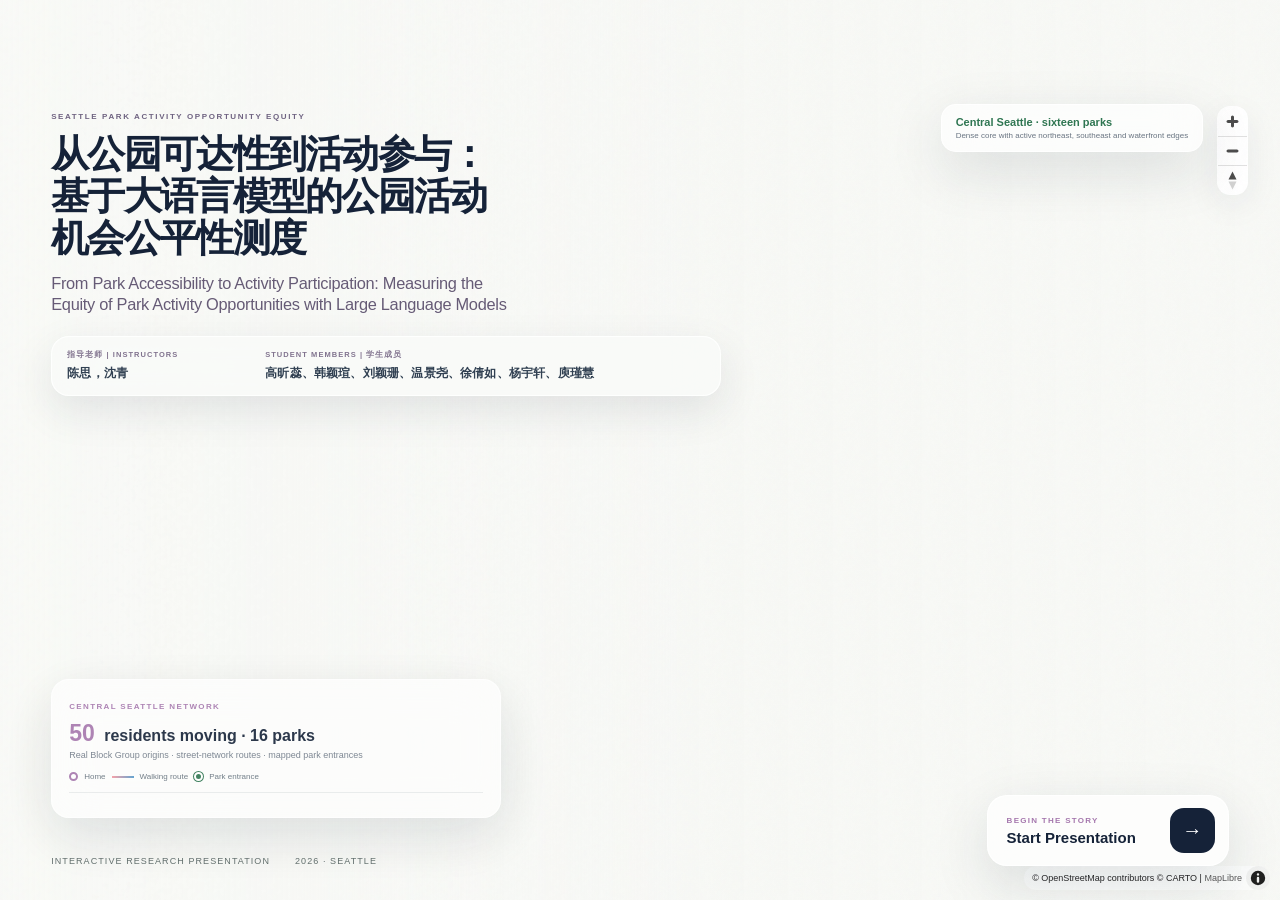
<file: index.html>
<!doctype html>
<html lang="zh-CN">
<head>
  <meta charset="utf-8">
  <meta name="viewport" content="width=device-width,initial-scale=1">
  <meta name="theme-color" content="#f7f8f5">
  <title>From Park Accessibility to Activity Participation — Seattle</title>
  <link rel="icon" href="data:,">
  <link rel="stylesheet" href="vendor/maplibre-gl.css">
  <link rel="stylesheet" href="styles/tokens.css">
  <link rel="stylesheet" href="styles/base.css">
<link rel="stylesheet" href="styles/components.css?v=20260718-diversity">
  <link rel="stylesheet" href="styles/pages.css?v=20260720-direct-regression27">
  <link rel="stylesheet" href="styles/responsive.css?v=20260720-home-title24">
  <link rel="stylesheet" href="styles/story.css?v=20260718-story3">
  <link rel="stylesheet" href="styles/analysis-modal.css?v=20260720-access-layout28">
  <link rel="stylesheet" href="styles/comment-story.css?v=20260719-comments6">
  <link rel="stylesheet" href="styles/view-mode.css?v=20260719-chapter-swap18">
</head>
<body>
  <div id="app" data-route="home">
    <div id="map" aria-label="Seattle interactive map"></div>
    <div class="map-wash" aria-hidden="true"></div>

    <header id="chapter-nav" class="chapter-nav glass" aria-label="Presentation chapters">
      <button class="home-link" data-route-link="home" aria-label="Return home"><span class="brand-symbol">⌁</span><b>Seattle Green Access</b></button>
      <nav class="folder-tabs">
        <button data-route-link="introduction"><span>01</span>Introduction</button>
        <button data-route-link="study"><span>02</span>Study Area &amp; Data</button>
        <button data-route-link="accessibility"><span>03</span>Result</button>
        <button data-route-link="regression"><span>04</span>Result</button>
      </nav>
      <div class="chapter-progress"><i></i></div>
    </header>

    <main id="pages">
      <section class="page home-page is-active" data-page="home" aria-label="Home">
        <div class="home-grain"></div>
        <div class="home-copy">
          <p class="eyebrow">SEATTLE PARK ACTIVITY OPPORTUNITY EQUITY</p>
          <h1 class="home-research-title">
            <span>从公园可达性到活动参与：<br>基于大语言模型的公园活动<br>机会公平性测度</span>
            <em>From Park Accessibility to Activity Participation: Measuring the Equity of Park Activity Opportunities with Large Language Models</em>
          </h1>
          <div class="home-team glass" aria-label="Project instructors and student members">
            <div><span>指导老师 | Instructors</span><strong>陈思，沈青</strong></div>
            <div><span>STUDENT MEMBERS | 学生成员</span><strong>高昕蕊、韩颖瑄、刘颖珊、温景尧、徐倩如、杨宇轩、庾瑾慧</strong></div>
          </div>
        </div>
        <div class="home-story-card glass">
          <span>CENTRAL SEATTLE NETWORK</span>
          <strong><i id="active-walker-count">50</i> residents moving · 16 parks</strong>
          <p>Real Block Group origins · street-network routes · mapped park entrances</p>
          <div class="journey-key"><i></i><span>Home</span><b></b><span>Walking route</span><em></em><span>Park entrance</span></div>
          <div class="home-park-key" id="home-park-key"></div>
        </div>
        <div class="home-meta"><span>Interactive research presentation</span><span>2026 · Seattle</span></div>
        <button id="start-presentation" class="start-button"><span><small>BEGIN THE STORY</small>Start Presentation</span><i>→</i></button>
        <div class="home-scene-label glass"><b>Central Seattle · sixteen parks</b><span>Dense core with active northeast, southeast and waterfront edges</span></div>
      </section>

      <section class="page intro-page" data-page="study" aria-label="Study Area and Data Collection">
        <div class="comment-story" id="comment-story">
          <section class="comment-scene is-rain" data-comment-scene="rain">
            <div class="comment-scene-stage">
              <iframe title="Continuous Seattle park comment rain" data-scene-frame data-src="assets/park-scenes/index.html?scene=rain&amp;embed=1&amp;build=20260719-public12" loading="eager" sandbox="allow-scripts allow-same-origin"></iframe>
              <div class="comment-scene-loading"><i></i><span>Loading comment rain</span></div>
            </div>
            <article class="comment-scene-copy glass">
              <span>01 / 04 · COMMENT RAIN</span><h2>When the parks begin to speak</h2><p>Privacy-safe synthetic voices fall through the Seattle landscape—preserving the collective rhythm of the research interface without publishing individual reviews.</p>
              <button type="button" data-comment-next><small>SCROLL TO CONTINUE</small><b>↓</b></button>
            </article>
          </section>
          <section class="comment-scene is-park" data-comment-scene="mosaic">
            <div class="comment-scene-stage">
              <iframe title="Park landscape reconstructed from review fragments" data-scene-frame data-src="assets/park-scenes/index.html?embed=1&amp;build=20260719-public12" loading="lazy" sandbox="allow-scripts allow-same-origin"></iframe>
              <div class="comment-scene-loading"><i></i><span>Composing park voices</span></div>
            </div>
            <article class="comment-scene-copy glass">
              <span>02 / 04 · TEXT LANDSCAPE</span><h2>A park made of words</h2><p>From a distance the fragments form a familiar green landscape. Up close, the image dissolves into synthetic comment fragments—each phrase demonstrating how qualitative experience can contribute to a shared picture of place.</p>
              <button type="button" data-comment-next><small>NEXT SCENE</small><b>↓</b></button>
            </article>
          </section>
          <section class="comment-scene is-lake" data-comment-scene="lake">
            <div class="comment-scene-stage">
              <iframe title="Lake landscape reconstructed from review fragments" data-scene-frame data-src="assets/park-scenes/index.html?scene=lake&amp;embed=1&amp;build=20260719-public12" loading="lazy" sandbox="allow-scripts allow-same-origin"></iframe>
              <div class="comment-scene-loading"><i></i><span>Tracing reflections</span></div>
            </div>
            <article class="comment-scene-copy glass">
              <span>03 / 04 · LAKE MEMORY</span><h2>Memory settles on the water</h2><p>Privacy-safe synthetic phrases gather along light, shoreline and reflection. The scene translates everyday language into atmosphere, revealing how people remember parks through movement, calm and sensory detail.</p>
              <button type="button" data-comment-next><small>NEXT SCENE</small><b>↓</b></button>
            </article>
          </section>
          <section class="comment-scene is-family" data-comment-scene="family">
            <div class="comment-scene-stage">
              <iframe title="Family park scene reconstructed from review fragments" data-scene-frame data-src="assets/park-scenes/index.html?scene=family&amp;embed=1&amp;build=20260719-public12" loading="lazy" sandbox="allow-scripts allow-same-origin"></iframe>
              <div class="comment-scene-loading"><i></i><span>Revealing everyday life</span></div>
            </div>
            <article class="comment-scene-copy glass">
              <span>04 / 04 · EVERYDAY PARK LIFE</span><h2>Every visit leaves a trace</h2><p>Families, water and vegetation remain legible while thousands of synthetic fragments move around them. The final scene connects measured accessibility with the lived experiences that give park access meaning.</p>
            </article>
          </section>
        </div>
        <nav class="comment-scene-index glass" id="comment-scene-index" aria-label="Comment scene navigation">
          <button type="button" data-comment-jump="rain" aria-label="Comment rain"><i></i><span>Rain</span></button>
          <button type="button" data-comment-jump="mosaic" aria-label="Park text landscape"><i></i><span>Park</span></button>
          <button type="button" data-comment-jump="lake" aria-label="Lake memory"><i></i><span>Lake</span></button>
          <button type="button" data-comment-jump="family" aria-label="Family park life"><i></i><span>Life</span></button>
        </nav>
        <div class="comment-scene-status glass"><b id="comment-scene-counter">01 / 04</b><span>Privacy-safe synthetic park voices</span></div>
      </section>

      <section class="page map-page study-page" data-page="introduction" aria-label="Introduction">
        <button class="map-view-toggle glass" type="button" data-map-view-toggle="introduction" aria-pressed="false" aria-label="Switch to orbiting map view" title="Switch to orbit view">
          <svg viewBox="0 0 24 24" aria-hidden="true"><ellipse cx="12" cy="12" rx="9" ry="4.8"/><path d="M3.5 10.6c1.5-4.4 5-7.3 8.5-7.3s7 2.9 8.5 7.3M3.5 13.4c1.5 4.4 5 7.3 8.5 7.3s7-2.9 8.5-7.3"/><circle class="orbit-dot" cx="21" cy="12" r="1.6"/></svg>
          <span><small>VIEW MODE</small><b>Static</b></span>
        </button>
        <button class="analysis-trigger glass" type="button" data-analysis-open="study" aria-label="Open Study Area analysis" title="Open analysis">
          <svg viewBox="0 0 24 24" aria-hidden="true"><path d="M5 19V9m7 10V5m7 14v-7"/><path d="M3 19.5h18"/><circle cx="5" cy="7" r="1.5"/><circle cx="12" cy="3" r="1.5"/><circle cx="19" cy="10" r="1.5"/></svg>
        </button>
        <div class="page-title map-page-title"><span>01 — Introduction</span><h1>Parks and aggregated public experience</h1><p>点击公园，在右侧查看官方信息、聚合评分与公开版脱敏说明。</p></div>
        <div class="floating-legend glass study-legend">
          <div class="legend-heading"><b>Park types</b><button data-panel-close="introduction">×</button></div>
          <div id="study-park-legend" class="park-legend"></div>
        </div>
        <aside class="info-panel glass" id="study-panel" aria-live="polite">
          <button class="panel-close" data-panel-close="introduction">×</button>
          <div id="study-panel-content"></div>
        </aside>
      </section>

      <section class="page map-page accessibility-page" data-page="accessibility" aria-label="Accessibility Result">
        <button class="map-view-toggle glass" type="button" data-map-view-toggle="accessibility" aria-pressed="false" aria-label="Switch to orbiting map view" title="Switch to orbit view">
          <svg viewBox="0 0 24 24" aria-hidden="true"><ellipse cx="12" cy="12" rx="9" ry="4.8"/><path d="M3.5 10.6c1.5-4.4 5-7.3 8.5-7.3s7 2.9 8.5 7.3M3.5 13.4c1.5 4.4 5 7.3 8.5 7.3s7-2.9 8.5-7.3"/><circle class="orbit-dot" cx="21" cy="12" r="1.6"/></svg>
          <span><small>VIEW MODE</small><b>Static</b></span>
        </button>
        <button class="analysis-trigger glass" type="button" data-analysis-open="accessibility" aria-label="Open Accessibility results" title="Open results">
          <svg viewBox="0 0 24 24" aria-hidden="true"><path d="M4 17.5 9 12l3 3 7-8"/><path d="M14 7h5v5"/><path d="M4 4v16h16"/></svg>
        </button>
        <div class="page-title map-page-title"><span>03 — Result</span><h1>Block Group 15-minute access</h1><p>536个Census Block Group覆盖研究区；点击任一Group显示其质心出发的15分钟路网步行范围。</p></div>
        <div class="floating-legend glass access-legend" id="access-metric-selector">
          <div class="access-selector-heading">
            <span>15-MINUTE E2SFCA</span>
            <b id="access-active-metric">Park area</b>
          </div>
          <div class="access-metric-options" id="access-metric-options" role="radiogroup" aria-label="Accessibility supply metric"></div>
          <div class="gradient-bar"></div>
          <div class="gradient-labels"><span>Low</span><span>Medium</span><span>High</span></div>
          <small id="access-method-note">536 Block Groups · percentile score</small>
        </div>
        <aside class="info-panel glass" id="access-panel" aria-live="polite">
          <button class="panel-close" data-panel-close="access">×</button>
          <div id="access-panel-content"></div>
        </aside>
      </section>

      <section class="page regression-page" data-page="regression" aria-label="Regression Result">
        <div class="regression-shell glass" id="regression-reader-shell">
          <header class="regression-reader-header">
            <div><span>04 — RESULT</span><h1>Regression Results</h1></div>
            <span id="regression-counter">01 / 06</span>
          </header>
          <div class="regression-reader-body" id="regression-reader-body">
            <figure class="regression-figure-stage">
              <img id="regression-figure-image" alt="">
              <div class="analysis-concept-visual" id="regression-concept-visual" hidden></div>
              <div class="regression-figure-fallback" id="regression-figure-fallback" hidden>Figure unavailable</div>
            </figure>
            <article class="regression-reader-copy">
              <span id="regression-item-label">Figure 01</span>
              <h2 id="regression-item-title"></h2>
              <p id="regression-item-text"></p>
            </article>
          </div>
          <footer class="regression-reader-footer">
            <div class="regression-reader-pager">
              <button id="regression-previous" type="button" aria-label="Previous regression figure">←</button>
              <button id="regression-next" type="button" aria-label="Next regression figure">→</button>
            </div>
            <div class="regression-reader-dots" id="regression-dots" aria-label="Regression figure navigation"></div>
            <small>Use ← → keys to browse</small>
          </footer>
        </div>
      </section>
    </main>

    <div class="presentation-controls glass" id="presentation-controls">
      <button id="previous-page">← <span>Previous</span></button>
      <div><b id="page-counter">01 / 04</b><i><em></em></i></div>
      <button id="next-page"><span>Next</span> →</button>
    </div>
    <div class="analysis-modal" id="analysis-modal" hidden aria-hidden="true">
      <button class="analysis-backdrop" type="button" data-analysis-close aria-label="Close analysis"></button>
      <section class="analysis-dialog" role="dialog" aria-modal="true" aria-labelledby="analysis-title" aria-describedby="analysis-intro">
        <header class="analysis-modal-header">
          <div><span id="analysis-eyebrow">Analysis</span><h2 id="analysis-title">Analysis Notes</h2><p id="analysis-intro"></p></div>
          <button class="analysis-modal-close" type="button" data-analysis-close aria-label="Close analysis"><span></span><span></span></button>
        </header>
        <div class="analysis-reader" id="analysis-reader">
          <figure class="analysis-figure-stage">
            <img id="analysis-figure-image" alt="">
            <div class="analysis-concept-visual" id="analysis-concept-visual" hidden></div>
            <div class="analysis-figure-fallback" id="analysis-figure-fallback" hidden><b>Figure unavailable</b><span></span></div>
          </figure>
          <article class="analysis-narrative">
            <div class="analysis-narrative-title"><span id="analysis-item-label">Figure 01</span><h3 id="analysis-item-title"></h3></div>
            <div class="analysis-narrative-body"><p id="analysis-item-text"></p><small id="analysis-caption"></small></div>
          </article>
        </div>
        <div class="analysis-empty" id="analysis-empty" hidden>
          <span>CONTENT PLACEHOLDER</span><h3>Analysis figures are being prepared.</h3><p>Add the finished image to the matching assets folder, then register its image path and text in the analysis content file.</p><code></code>
        </div>
        <footer class="analysis-modal-footer">
          <div class="analysis-pager"><button id="analysis-previous" type="button" aria-label="Previous figure">←</button><span id="analysis-counter">01 / 03</span><button id="analysis-next" type="button" aria-label="Next figure">→</button></div>
          <div class="analysis-dots" id="analysis-dots" aria-label="Figure navigation"></div>
          <small>Use ← → keys to browse</small>
        </footer>
      </section>
    </div>
    <div id="toast" class="toast glass" role="status"></div>
  </div>

  <script src="vendor/maplibre-gl.js"></script>
  <script src="scripts/core/namespace.js"></script>
  <script src="scripts/config.js?v=20260719-access-color13"></script>
  <script src="scripts/core/data-loader.js"></script>
  <script src="scripts/core/map-manager.js?v=20260719-homeorbit16"></script>
  <script src="scripts/content/analysis-content.js?v=20260720-direct-regression27"></script>
  <script src="scripts/components/analysis-modal.js?v=20260720-access-panel26"></script>
  <script src="scripts/components/info-panel.js?v=20260718-diversity"></script>
  <script src="scripts/components/map-view-mode.js?v=20260719-chapter-swap18"></script>
  <script src="scripts/pages/home.js"></script>
  <script src="scripts/pages/introduction.js?v=20260719-chapter-swap18"></script>
  <script src="scripts/pages/study-area.js?v=20260719-chapter-swap18"></script>
  <script src="scripts/pages/accessibility.js?v=20260719-detail17"></script>
  <script src="scripts/pages/accessibility-story.js?v=20260718-story3"></script>
  <script src="scripts/pages/regression.js?v=20260720-direct-regression27"></script>
  <script src="scripts/core/router.js?v=20260720-direct-regression27"></script>
  <script src="scripts/app.js?v=20260720-direct-regression27"></script>
</body>
</html>
</file>
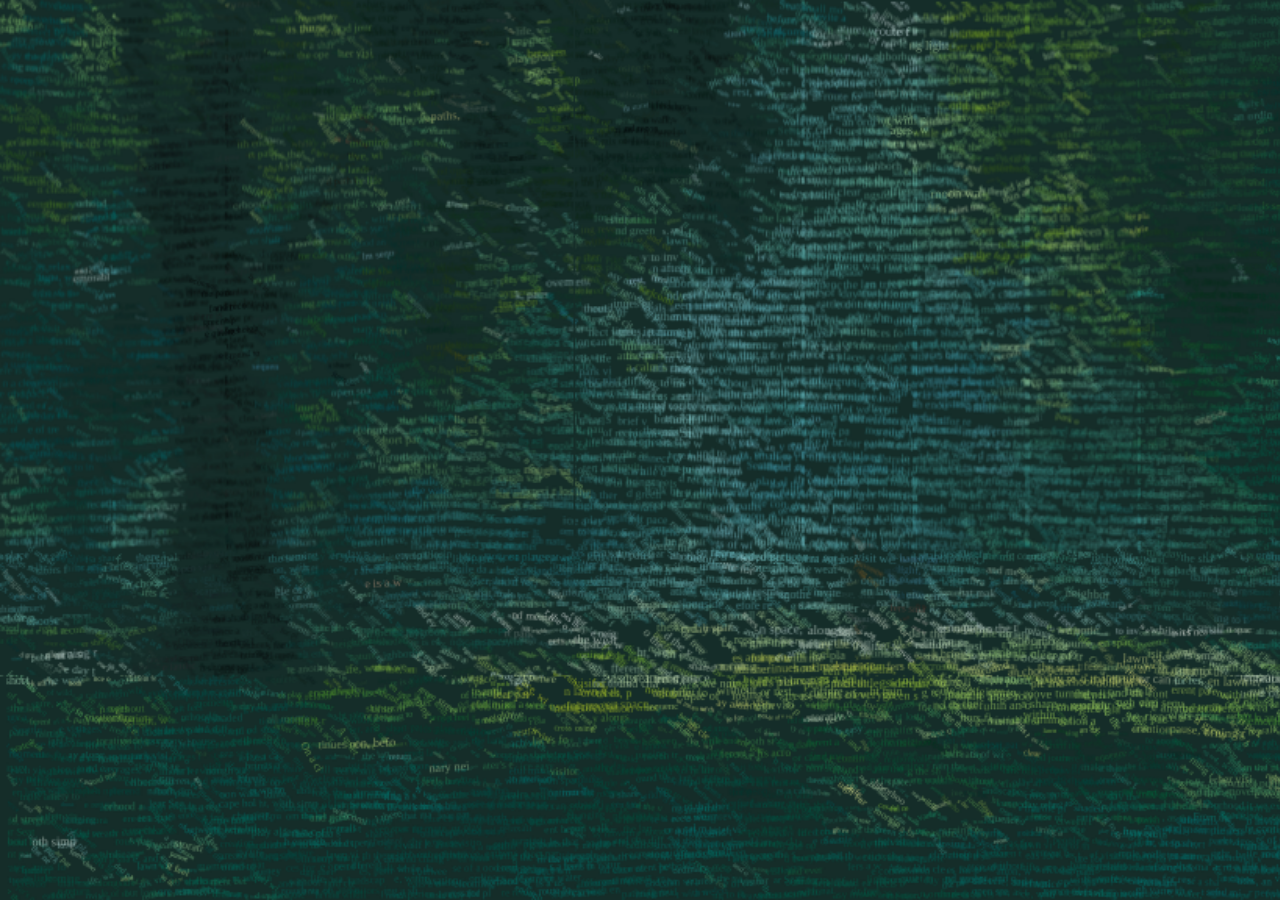
<file: assets/park-scenes/index.html>
<!doctype html><html lang="en"><head><meta charset="UTF-8" /><meta name="viewport" content="width=device-width, initial-scale=1.0" /><meta name="theme-color" content="#050607" /><title>Park Text Mosaic</title>  <script type="module" crossorigin src="./assets/index-CUMBVdF4.js"></script>
  <link rel="stylesheet" crossorigin href="./assets/index-XGdels8q.css">
</head><body><main id="mosaic"></main></body></html>
</file>
<file: vendor/maplibre-gl.css>
.maplibregl-map{font:12px/20px Helvetica Neue,Arial,Helvetica,sans-serif;overflow:hidden;position:relative;-webkit-tap-highlight-color:rgb(0 0 0/0)}.maplibregl-canvas{left:0;position:absolute;top:0}.maplibregl-map:fullscreen{height:100%;width:100%}.maplibregl-ctrl-group button.maplibregl-ctrl-compass{touch-action:none}.maplibregl-canvas-container.maplibregl-interactive,.maplibregl-ctrl-group button.maplibregl-ctrl-compass{cursor:grab;-webkit-user-select:none;-moz-user-select:none;user-select:none}.maplibregl-canvas-container.maplibregl-interactive.maplibregl-track-pointer{cursor:pointer}.maplibregl-canvas-container.maplibregl-interactive:active,.maplibregl-ctrl-group button.maplibregl-ctrl-compass:active{cursor:grabbing}.maplibregl-canvas-container.maplibregl-touch-zoom-rotate,.maplibregl-canvas-container.maplibregl-touch-zoom-rotate .maplibregl-canvas{touch-action:pan-x pan-y}.maplibregl-canvas-container.maplibregl-touch-drag-pan,.maplibregl-canvas-container.maplibregl-touch-drag-pan .maplibregl-canvas{touch-action:pinch-zoom}.maplibregl-canvas-container.maplibregl-touch-zoom-rotate.maplibregl-touch-drag-pan,.maplibregl-canvas-container.maplibregl-touch-zoom-rotate.maplibregl-touch-drag-pan .maplibregl-canvas{touch-action:none}.maplibregl-canvas-container.maplibregl-touch-drag-pan.maplibregl-cooperative-gestures,.maplibregl-canvas-container.maplibregl-touch-drag-pan.maplibregl-cooperative-gestures .maplibregl-canvas{touch-action:pan-x pan-y}.maplibregl-ctrl-bottom-left,.maplibregl-ctrl-bottom-right,.maplibregl-ctrl-top-left,.maplibregl-ctrl-top-right{pointer-events:none;position:absolute;z-index:2}.maplibregl-ctrl-top-left{left:0;top:0}.maplibregl-ctrl-top-right{right:0;top:0}.maplibregl-ctrl-bottom-left{bottom:0;left:0}.maplibregl-ctrl-bottom-right{bottom:0;right:0}.maplibregl-ctrl{clear:both;pointer-events:auto;transform:translate(0)}.maplibregl-ctrl-top-left .maplibregl-ctrl{float:left;margin:10px 0 0 10px}.maplibregl-ctrl-top-right .maplibregl-ctrl{float:right;margin:10px 10px 0 0}.maplibregl-ctrl-bottom-left .maplibregl-ctrl{float:left;margin:0 0 10px 10px}.maplibregl-ctrl-bottom-right .maplibregl-ctrl{float:right;margin:0 10px 10px 0}.maplibregl-ctrl-group{background:#fff;border-radius:4px}.maplibregl-ctrl-group:not(:empty){box-shadow:0 0 0 2px rgba(0,0,0,.1)}@media (forced-colors:active){.maplibregl-ctrl-group:not(:empty){box-shadow:0 0 0 2px ButtonText}}.maplibregl-ctrl-group button{background-color:transparent;border:0;box-sizing:border-box;cursor:pointer;display:block;height:29px;outline:none;padding:0;width:29px}.maplibregl-ctrl-group button+button{border-top:1px solid #ddd}.maplibregl-ctrl button .maplibregl-ctrl-icon{background-position:50%;background-repeat:no-repeat;display:block;height:100%;width:100%}@media (forced-colors:active){.maplibregl-ctrl-icon{background-color:transparent}.maplibregl-ctrl-group button+button{border-top:1px solid ButtonText}}.maplibregl-ctrl button::-moz-focus-inner{border:0;padding:0}.maplibregl-ctrl-attrib-button:focus,.maplibregl-ctrl-group button:focus{box-shadow:0 0 2px 2px #0096ff}.maplibregl-ctrl button:disabled{cursor:not-allowed}.maplibregl-ctrl button:disabled .maplibregl-ctrl-icon{opacity:.25}.maplibregl-ctrl button:not(:disabled):hover{background-color:rgb(0 0 0/5%)}.maplibregl-ctrl-group button:focus:focus-visible{box-shadow:0 0 2px 2px #0096ff}.maplibregl-ctrl-group button:focus:not(:focus-visible){box-shadow:none}.maplibregl-ctrl-group button:focus:first-child{border-radius:4px 4px 0 0}.maplibregl-ctrl-group button:focus:last-child{border-radius:0 0 4px 4px}.maplibregl-ctrl-group button:focus:only-child{border-radius:inherit}.maplibregl-ctrl button.maplibregl-ctrl-zoom-out .maplibregl-ctrl-icon{background-image:url("data:image/svg+xml;charset=utf-8,%3Csvg xmlns='http://www.w3.org/2000/svg' width='29' height='29' fill='%23333' viewBox='0 0 29 29'%3E%3Cpath d='M10 13c-.75 0-1.5.75-1.5 1.5S9.25 16 10 16h9c.75 0 1.5-.75 1.5-1.5S19.75 13 19 13z'/%3E%3C/svg%3E")}.maplibregl-ctrl button.maplibregl-ctrl-zoom-in .maplibregl-ctrl-icon{background-image:url("data:image/svg+xml;charset=utf-8,%3Csvg xmlns='http://www.w3.org/2000/svg' width='29' height='29' fill='%23333' viewBox='0 0 29 29'%3E%3Cpath d='M14.5 8.5c-.75 0-1.5.75-1.5 1.5v3h-3c-.75 0-1.5.75-1.5 1.5S9.25 16 10 16h3v3c0 .75.75 1.5 1.5 1.5S16 19.75 16 19v-3h3c.75 0 1.5-.75 1.5-1.5S19.75 13 19 13h-3v-3c0-.75-.75-1.5-1.5-1.5'/%3E%3C/svg%3E")}@media (forced-colors:active){.maplibregl-ctrl button.maplibregl-ctrl-zoom-out .maplibregl-ctrl-icon{background-image:url("data:image/svg+xml;charset=utf-8,%3Csvg xmlns='http://www.w3.org/2000/svg' width='29' height='29' fill='%23fff' viewBox='0 0 29 29'%3E%3Cpath d='M10 13c-.75 0-1.5.75-1.5 1.5S9.25 16 10 16h9c.75 0 1.5-.75 1.5-1.5S19.75 13 19 13z'/%3E%3C/svg%3E")}.maplibregl-ctrl button.maplibregl-ctrl-zoom-in .maplibregl-ctrl-icon{background-image:url("data:image/svg+xml;charset=utf-8,%3Csvg xmlns='http://www.w3.org/2000/svg' width='29' height='29' fill='%23fff' viewBox='0 0 29 29'%3E%3Cpath d='M14.5 8.5c-.75 0-1.5.75-1.5 1.5v3h-3c-.75 0-1.5.75-1.5 1.5S9.25 16 10 16h3v3c0 .75.75 1.5 1.5 1.5S16 19.75 16 19v-3h3c.75 0 1.5-.75 1.5-1.5S19.75 13 19 13h-3v-3c0-.75-.75-1.5-1.5-1.5'/%3E%3C/svg%3E")}}@media (forced-colors:active) and (prefers-color-scheme:light){.maplibregl-ctrl button.maplibregl-ctrl-zoom-out .maplibregl-ctrl-icon{background-image:url("data:image/svg+xml;charset=utf-8,%3Csvg xmlns='http://www.w3.org/2000/svg' width='29' height='29' viewBox='0 0 29 29'%3E%3Cpath d='M10 13c-.75 0-1.5.75-1.5 1.5S9.25 16 10 16h9c.75 0 1.5-.75 1.5-1.5S19.75 13 19 13z'/%3E%3C/svg%3E")}.maplibregl-ctrl button.maplibregl-ctrl-zoom-in .maplibregl-ctrl-icon{background-image:url("data:image/svg+xml;charset=utf-8,%3Csvg xmlns='http://www.w3.org/2000/svg' width='29' height='29' viewBox='0 0 29 29'%3E%3Cpath d='M14.5 8.5c-.75 0-1.5.75-1.5 1.5v3h-3c-.75 0-1.5.75-1.5 1.5S9.25 16 10 16h3v3c0 .75.75 1.5 1.5 1.5S16 19.75 16 19v-3h3c.75 0 1.5-.75 1.5-1.5S19.75 13 19 13h-3v-3c0-.75-.75-1.5-1.5-1.5'/%3E%3C/svg%3E")}}.maplibregl-ctrl button.maplibregl-ctrl-fullscreen .maplibregl-ctrl-icon{background-image:url("data:image/svg+xml;charset=utf-8,%3Csvg xmlns='http://www.w3.org/2000/svg' width='29' height='29' fill='%23333' viewBox='0 0 29 29'%3E%3Cpath d='M24 16v5.5c0 1.75-.75 2.5-2.5 2.5H16v-1l3-1.5-4-5.5 1-1 5.5 4 1.5-3zM6 16l1.5 3 5.5-4 1 1-4 5.5 3 1.5v1H7.5C5.75 24 5 23.25 5 21.5V16zm7-11v1l-3 1.5 4 5.5-1 1-5.5-4L6 13H5V7.5C5 5.75 5.75 5 7.5 5zm11 2.5c0-1.75-.75-2.5-2.5-2.5H16v1l3 1.5-4 5.5 1 1 5.5-4 1.5 3h1z'/%3E%3C/svg%3E")}.maplibregl-ctrl button.maplibregl-ctrl-shrink .maplibregl-ctrl-icon{background-image:url("data:image/svg+xml;charset=utf-8,%3Csvg xmlns='http://www.w3.org/2000/svg' width='29' height='29' viewBox='0 0 29 29'%3E%3Cpath d='M18.5 16c-1.75 0-2.5.75-2.5 2.5V24h1l1.5-3 5.5 4 1-1-4-5.5 3-1.5v-1zM13 18.5c0-1.75-.75-2.5-2.5-2.5H5v1l3 1.5L4 24l1 1 5.5-4 1.5 3h1zm3-8c0 1.75.75 2.5 2.5 2.5H24v-1l-3-1.5L25 5l-1-1-5.5 4L17 5h-1zM10.5 13c1.75 0 2.5-.75 2.5-2.5V5h-1l-1.5 3L5 4 4 5l4 5.5L5 12v1z'/%3E%3C/svg%3E")}@media (forced-colors:active){.maplibregl-ctrl button.maplibregl-ctrl-fullscreen .maplibregl-ctrl-icon{background-image:url("data:image/svg+xml;charset=utf-8,%3Csvg xmlns='http://www.w3.org/2000/svg' width='29' height='29' fill='%23fff' viewBox='0 0 29 29'%3E%3Cpath d='M24 16v5.5c0 1.75-.75 2.5-2.5 2.5H16v-1l3-1.5-4-5.5 1-1 5.5 4 1.5-3zM6 16l1.5 3 5.5-4 1 1-4 5.5 3 1.5v1H7.5C5.75 24 5 23.25 5 21.5V16zm7-11v1l-3 1.5 4 5.5-1 1-5.5-4L6 13H5V7.5C5 5.75 5.75 5 7.5 5zm11 2.5c0-1.75-.75-2.5-2.5-2.5H16v1l3 1.5-4 5.5 1 1 5.5-4 1.5 3h1z'/%3E%3C/svg%3E")}.maplibregl-ctrl button.maplibregl-ctrl-shrink .maplibregl-ctrl-icon{background-image:url("data:image/svg+xml;charset=utf-8,%3Csvg xmlns='http://www.w3.org/2000/svg' width='29' height='29' fill='%23fff' viewBox='0 0 29 29'%3E%3Cpath d='M18.5 16c-1.75 0-2.5.75-2.5 2.5V24h1l1.5-3 5.5 4 1-1-4-5.5 3-1.5v-1zM13 18.5c0-1.75-.75-2.5-2.5-2.5H5v1l3 1.5L4 24l1 1 5.5-4 1.5 3h1zm3-8c0 1.75.75 2.5 2.5 2.5H24v-1l-3-1.5L25 5l-1-1-5.5 4L17 5h-1zM10.5 13c1.75 0 2.5-.75 2.5-2.5V5h-1l-1.5 3L5 4 4 5l4 5.5L5 12v1z'/%3E%3C/svg%3E")}}@media (forced-colors:active) and (prefers-color-scheme:light){.maplibregl-ctrl button.maplibregl-ctrl-fullscreen .maplibregl-ctrl-icon{background-image:url("data:image/svg+xml;charset=utf-8,%3Csvg xmlns='http://www.w3.org/2000/svg' width='29' height='29' viewBox='0 0 29 29'%3E%3Cpath d='M24 16v5.5c0 1.75-.75 2.5-2.5 2.5H16v-1l3-1.5-4-5.5 1-1 5.5 4 1.5-3zM6 16l1.5 3 5.5-4 1 1-4 5.5 3 1.5v1H7.5C5.75 24 5 23.25 5 21.5V16zm7-11v1l-3 1.5 4 5.5-1 1-5.5-4L6 13H5V7.5C5 5.75 5.75 5 7.5 5zm11 2.5c0-1.75-.75-2.5-2.5-2.5H16v1l3 1.5-4 5.5 1 1 5.5-4 1.5 3h1z'/%3E%3C/svg%3E")}.maplibregl-ctrl button.maplibregl-ctrl-shrink .maplibregl-ctrl-icon{background-image:url("data:image/svg+xml;charset=utf-8,%3Csvg xmlns='http://www.w3.org/2000/svg' width='29' height='29' viewBox='0 0 29 29'%3E%3Cpath d='M18.5 16c-1.75 0-2.5.75-2.5 2.5V24h1l1.5-3 5.5 4 1-1-4-5.5 3-1.5v-1zM13 18.5c0-1.75-.75-2.5-2.5-2.5H5v1l3 1.5L4 24l1 1 5.5-4 1.5 3h1zm3-8c0 1.75.75 2.5 2.5 2.5H24v-1l-3-1.5L25 5l-1-1-5.5 4L17 5h-1zM10.5 13c1.75 0 2.5-.75 2.5-2.5V5h-1l-1.5 3L5 4 4 5l4 5.5L5 12v1z'/%3E%3C/svg%3E")}}.maplibregl-ctrl button.maplibregl-ctrl-compass .maplibregl-ctrl-icon{background-image:url("data:image/svg+xml;charset=utf-8,%3Csvg xmlns='http://www.w3.org/2000/svg' width='29' height='29' fill='%23333' viewBox='0 0 29 29'%3E%3Cpath d='m10.5 14 4-8 4 8z'/%3E%3Cpath fill='%23ccc' d='m10.5 16 4 8 4-8z'/%3E%3C/svg%3E")}@media (forced-colors:active){.maplibregl-ctrl button.maplibregl-ctrl-compass .maplibregl-ctrl-icon{background-image:url("data:image/svg+xml;charset=utf-8,%3Csvg xmlns='http://www.w3.org/2000/svg' width='29' height='29' fill='%23fff' viewBox='0 0 29 29'%3E%3Cpath d='m10.5 14 4-8 4 8z'/%3E%3Cpath fill='%23ccc' d='m10.5 16 4 8 4-8z'/%3E%3C/svg%3E")}}@media (forced-colors:active) and (prefers-color-scheme:light){.maplibregl-ctrl button.maplibregl-ctrl-compass .maplibregl-ctrl-icon{background-image:url("data:image/svg+xml;charset=utf-8,%3Csvg xmlns='http://www.w3.org/2000/svg' width='29' height='29' viewBox='0 0 29 29'%3E%3Cpath d='m10.5 14 4-8 4 8z'/%3E%3Cpath fill='%23ccc' d='m10.5 16 4 8 4-8z'/%3E%3C/svg%3E")}}.maplibregl-ctrl button.maplibregl-ctrl-terrain .maplibregl-ctrl-icon{background-image:url("data:image/svg+xml;charset=utf-8,%3Csvg xmlns='http://www.w3.org/2000/svg' width='22' height='22' fill='%23333' viewBox='0 0 22 22'%3E%3Cpath d='m1.754 13.406 4.453-4.851 3.09 3.09 3.281 3.277.969-.969-3.309-3.312 3.844-4.121 6.148 6.886h1.082v-.855l-7.207-8.07-4.84 5.187L6.169 6.57l-5.48 5.965v.871ZM.688 16.844h20.625v1.375H.688Zm0 0'/%3E%3C/svg%3E")}.maplibregl-ctrl button.maplibregl-ctrl-terrain-enabled .maplibregl-ctrl-icon{background-image:url("data:image/svg+xml;charset=utf-8,%3Csvg xmlns='http://www.w3.org/2000/svg' width='22' height='22' fill='%2333b5e5' viewBox='0 0 22 22'%3E%3Cpath d='m1.754 13.406 4.453-4.851 3.09 3.09 3.281 3.277.969-.969-3.309-3.312 3.844-4.121 6.148 6.886h1.082v-.855l-7.207-8.07-4.84 5.187L6.169 6.57l-5.48 5.965v.871ZM.688 16.844h20.625v1.375H.688Zm0 0'/%3E%3C/svg%3E")}.maplibregl-ctrl button.maplibregl-ctrl-geolocate .maplibregl-ctrl-icon{background-image:url("data:image/svg+xml;charset=utf-8,%3Csvg xmlns='http://www.w3.org/2000/svg' width='29' height='29' fill='%23333' viewBox='0 0 20 20'%3E%3Cpath d='M10 4C9 4 9 5 9 5v.1A5 5 0 0 0 5.1 9H5s-1 0-1 1 1 1 1 1h.1A5 5 0 0 0 9 14.9v.1s0 1 1 1 1-1 1-1v-.1a5 5 0 0 0 3.9-3.9h.1s1 0 1-1-1-1-1-1h-.1A5 5 0 0 0 11 5.1V5s0-1-1-1m0 2.5a3.5 3.5 0 1 1 0 7 3.5 3.5 0 1 1 0-7'/%3E%3Ccircle cx='10' cy='10' r='2'/%3E%3C/svg%3E")}.maplibregl-ctrl button.maplibregl-ctrl-geolocate:disabled .maplibregl-ctrl-icon{background-image:url("data:image/svg+xml;charset=utf-8,%3Csvg xmlns='http://www.w3.org/2000/svg' width='29' height='29' fill='%23aaa' viewBox='0 0 20 20'%3E%3Cpath d='M10 4C9 4 9 5 9 5v.1A5 5 0 0 0 5.1 9H5s-1 0-1 1 1 1 1 1h.1A5 5 0 0 0 9 14.9v.1s0 1 1 1 1-1 1-1v-.1a5 5 0 0 0 3.9-3.9h.1s1 0 1-1-1-1-1-1h-.1A5 5 0 0 0 11 5.1V5s0-1-1-1m0 2.5a3.5 3.5 0 1 1 0 7 3.5 3.5 0 1 1 0-7'/%3E%3Ccircle cx='10' cy='10' r='2'/%3E%3Cpath fill='red' d='m14 5 1 1-9 9-1-1z'/%3E%3C/svg%3E")}.maplibregl-ctrl button.maplibregl-ctrl-geolocate.maplibregl-ctrl-geolocate-active .maplibregl-ctrl-icon{background-image:url("data:image/svg+xml;charset=utf-8,%3Csvg xmlns='http://www.w3.org/2000/svg' width='29' height='29' fill='%2333b5e5' viewBox='0 0 20 20'%3E%3Cpath d='M10 4C9 4 9 5 9 5v.1A5 5 0 0 0 5.1 9H5s-1 0-1 1 1 1 1 1h.1A5 5 0 0 0 9 14.9v.1s0 1 1 1 1-1 1-1v-.1a5 5 0 0 0 3.9-3.9h.1s1 0 1-1-1-1-1-1h-.1A5 5 0 0 0 11 5.1V5s0-1-1-1m0 2.5a3.5 3.5 0 1 1 0 7 3.5 3.5 0 1 1 0-7'/%3E%3Ccircle cx='10' cy='10' r='2'/%3E%3C/svg%3E")}.maplibregl-ctrl button.maplibregl-ctrl-geolocate.maplibregl-ctrl-geolocate-active-error .maplibregl-ctrl-icon{background-image:url("data:image/svg+xml;charset=utf-8,%3Csvg xmlns='http://www.w3.org/2000/svg' width='29' height='29' fill='%23e58978' viewBox='0 0 20 20'%3E%3Cpath d='M10 4C9 4 9 5 9 5v.1A5 5 0 0 0 5.1 9H5s-1 0-1 1 1 1 1 1h.1A5 5 0 0 0 9 14.9v.1s0 1 1 1 1-1 1-1v-.1a5 5 0 0 0 3.9-3.9h.1s1 0 1-1-1-1-1-1h-.1A5 5 0 0 0 11 5.1V5s0-1-1-1m0 2.5a3.5 3.5 0 1 1 0 7 3.5 3.5 0 1 1 0-7'/%3E%3Ccircle cx='10' cy='10' r='2'/%3E%3C/svg%3E")}.maplibregl-ctrl button.maplibregl-ctrl-geolocate.maplibregl-ctrl-geolocate-background .maplibregl-ctrl-icon{background-image:url("data:image/svg+xml;charset=utf-8,%3Csvg xmlns='http://www.w3.org/2000/svg' width='29' height='29' fill='%2333b5e5' viewBox='0 0 20 20'%3E%3Cpath d='M10 4C9 4 9 5 9 5v.1A5 5 0 0 0 5.1 9H5s-1 0-1 1 1 1 1 1h.1A5 5 0 0 0 9 14.9v.1s0 1 1 1 1-1 1-1v-.1a5 5 0 0 0 3.9-3.9h.1s1 0 1-1-1-1-1-1h-.1A5 5 0 0 0 11 5.1V5s0-1-1-1m0 2.5a3.5 3.5 0 1 1 0 7 3.5 3.5 0 1 1 0-7'/%3E%3C/svg%3E")}.maplibregl-ctrl button.maplibregl-ctrl-geolocate.maplibregl-ctrl-geolocate-background-error .maplibregl-ctrl-icon{background-image:url("data:image/svg+xml;charset=utf-8,%3Csvg xmlns='http://www.w3.org/2000/svg' width='29' height='29' fill='%23e54e33' viewBox='0 0 20 20'%3E%3Cpath d='M10 4C9 4 9 5 9 5v.1A5 5 0 0 0 5.1 9H5s-1 0-1 1 1 1 1 1h.1A5 5 0 0 0 9 14.9v.1s0 1 1 1 1-1 1-1v-.1a5 5 0 0 0 3.9-3.9h.1s1 0 1-1-1-1-1-1h-.1A5 5 0 0 0 11 5.1V5s0-1-1-1m0 2.5a3.5 3.5 0 1 1 0 7 3.5 3.5 0 1 1 0-7'/%3E%3C/svg%3E")}.maplibregl-ctrl button.maplibregl-ctrl-geolocate.maplibregl-ctrl-geolocate-waiting .maplibregl-ctrl-icon{animation:maplibregl-spin 2s linear infinite}@media (forced-colors:active){.maplibregl-ctrl button.maplibregl-ctrl-geolocate .maplibregl-ctrl-icon{background-image:url("data:image/svg+xml;charset=utf-8,%3Csvg xmlns='http://www.w3.org/2000/svg' width='29' height='29' fill='%23fff' viewBox='0 0 20 20'%3E%3Cpath d='M10 4C9 4 9 5 9 5v.1A5 5 0 0 0 5.1 9H5s-1 0-1 1 1 1 1 1h.1A5 5 0 0 0 9 14.9v.1s0 1 1 1 1-1 1-1v-.1a5 5 0 0 0 3.9-3.9h.1s1 0 1-1-1-1-1-1h-.1A5 5 0 0 0 11 5.1V5s0-1-1-1m0 2.5a3.5 3.5 0 1 1 0 7 3.5 3.5 0 1 1 0-7'/%3E%3Ccircle cx='10' cy='10' r='2'/%3E%3C/svg%3E")}.maplibregl-ctrl button.maplibregl-ctrl-geolocate:disabled .maplibregl-ctrl-icon{background-image:url("data:image/svg+xml;charset=utf-8,%3Csvg xmlns='http://www.w3.org/2000/svg' width='29' height='29' fill='%23999' viewBox='0 0 20 20'%3E%3Cpath d='M10 4C9 4 9 5 9 5v.1A5 5 0 0 0 5.1 9H5s-1 0-1 1 1 1 1 1h.1A5 5 0 0 0 9 14.9v.1s0 1 1 1 1-1 1-1v-.1a5 5 0 0 0 3.9-3.9h.1s1 0 1-1-1-1-1-1h-.1A5 5 0 0 0 11 5.1V5s0-1-1-1m0 2.5a3.5 3.5 0 1 1 0 7 3.5 3.5 0 1 1 0-7'/%3E%3Ccircle cx='10' cy='10' r='2'/%3E%3Cpath fill='red' d='m14 5 1 1-9 9-1-1z'/%3E%3C/svg%3E")}.maplibregl-ctrl button.maplibregl-ctrl-geolocate.maplibregl-ctrl-geolocate-active .maplibregl-ctrl-icon{background-image:url("data:image/svg+xml;charset=utf-8,%3Csvg xmlns='http://www.w3.org/2000/svg' width='29' height='29' fill='%2333b5e5' viewBox='0 0 20 20'%3E%3Cpath d='M10 4C9 4 9 5 9 5v.1A5 5 0 0 0 5.1 9H5s-1 0-1 1 1 1 1 1h.1A5 5 0 0 0 9 14.9v.1s0 1 1 1 1-1 1-1v-.1a5 5 0 0 0 3.9-3.9h.1s1 0 1-1-1-1-1-1h-.1A5 5 0 0 0 11 5.1V5s0-1-1-1m0 2.5a3.5 3.5 0 1 1 0 7 3.5 3.5 0 1 1 0-7'/%3E%3Ccircle cx='10' cy='10' r='2'/%3E%3C/svg%3E")}.maplibregl-ctrl button.maplibregl-ctrl-geolocate.maplibregl-ctrl-geolocate-active-error .maplibregl-ctrl-icon{background-image:url("data:image/svg+xml;charset=utf-8,%3Csvg xmlns='http://www.w3.org/2000/svg' width='29' height='29' fill='%23e58978' viewBox='0 0 20 20'%3E%3Cpath d='M10 4C9 4 9 5 9 5v.1A5 5 0 0 0 5.1 9H5s-1 0-1 1 1 1 1 1h.1A5 5 0 0 0 9 14.9v.1s0 1 1 1 1-1 1-1v-.1a5 5 0 0 0 3.9-3.9h.1s1 0 1-1-1-1-1-1h-.1A5 5 0 0 0 11 5.1V5s0-1-1-1m0 2.5a3.5 3.5 0 1 1 0 7 3.5 3.5 0 1 1 0-7'/%3E%3Ccircle cx='10' cy='10' r='2'/%3E%3C/svg%3E")}.maplibregl-ctrl button.maplibregl-ctrl-geolocate.maplibregl-ctrl-geolocate-background .maplibregl-ctrl-icon{background-image:url("data:image/svg+xml;charset=utf-8,%3Csvg xmlns='http://www.w3.org/2000/svg' width='29' height='29' fill='%2333b5e5' viewBox='0 0 20 20'%3E%3Cpath d='M10 4C9 4 9 5 9 5v.1A5 5 0 0 0 5.1 9H5s-1 0-1 1 1 1 1 1h.1A5 5 0 0 0 9 14.9v.1s0 1 1 1 1-1 1-1v-.1a5 5 0 0 0 3.9-3.9h.1s1 0 1-1-1-1-1-1h-.1A5 5 0 0 0 11 5.1V5s0-1-1-1m0 2.5a3.5 3.5 0 1 1 0 7 3.5 3.5 0 1 1 0-7'/%3E%3C/svg%3E")}.maplibregl-ctrl button.maplibregl-ctrl-geolocate.maplibregl-ctrl-geolocate-background-error .maplibregl-ctrl-icon{background-image:url("data:image/svg+xml;charset=utf-8,%3Csvg xmlns='http://www.w3.org/2000/svg' width='29' height='29' fill='%23e54e33' viewBox='0 0 20 20'%3E%3Cpath d='M10 4C9 4 9 5 9 5v.1A5 5 0 0 0 5.1 9H5s-1 0-1 1 1 1 1 1h.1A5 5 0 0 0 9 14.9v.1s0 1 1 1 1-1 1-1v-.1a5 5 0 0 0 3.9-3.9h.1s1 0 1-1-1-1-1-1h-.1A5 5 0 0 0 11 5.1V5s0-1-1-1m0 2.5a3.5 3.5 0 1 1 0 7 3.5 3.5 0 1 1 0-7'/%3E%3C/svg%3E")}}@media (forced-colors:active) and (prefers-color-scheme:light){.maplibregl-ctrl button.maplibregl-ctrl-geolocate .maplibregl-ctrl-icon{background-image:url("data:image/svg+xml;charset=utf-8,%3Csvg xmlns='http://www.w3.org/2000/svg' width='29' height='29' viewBox='0 0 20 20'%3E%3Cpath d='M10 4C9 4 9 5 9 5v.1A5 5 0 0 0 5.1 9H5s-1 0-1 1 1 1 1 1h.1A5 5 0 0 0 9 14.9v.1s0 1 1 1 1-1 1-1v-.1a5 5 0 0 0 3.9-3.9h.1s1 0 1-1-1-1-1-1h-.1A5 5 0 0 0 11 5.1V5s0-1-1-1m0 2.5a3.5 3.5 0 1 1 0 7 3.5 3.5 0 1 1 0-7'/%3E%3Ccircle cx='10' cy='10' r='2'/%3E%3C/svg%3E")}.maplibregl-ctrl button.maplibregl-ctrl-geolocate:disabled .maplibregl-ctrl-icon{background-image:url("data:image/svg+xml;charset=utf-8,%3Csvg xmlns='http://www.w3.org/2000/svg' width='29' height='29' fill='%23666' viewBox='0 0 20 20'%3E%3Cpath d='M10 4C9 4 9 5 9 5v.1A5 5 0 0 0 5.1 9H5s-1 0-1 1 1 1 1 1h.1A5 5 0 0 0 9 14.9v.1s0 1 1 1 1-1 1-1v-.1a5 5 0 0 0 3.9-3.9h.1s1 0 1-1-1-1-1-1h-.1A5 5 0 0 0 11 5.1V5s0-1-1-1m0 2.5a3.5 3.5 0 1 1 0 7 3.5 3.5 0 1 1 0-7'/%3E%3Ccircle cx='10' cy='10' r='2'/%3E%3Cpath fill='red' d='m14 5 1 1-9 9-1-1z'/%3E%3C/svg%3E")}}@keyframes maplibregl-spin{0%{transform:rotate(0deg)}to{transform:rotate(1turn)}}a.maplibregl-ctrl-logo{background-image:url("data:image/svg+xml;charset=utf-8,%3Csvg xmlns='http://www.w3.org/2000/svg' width='88' height='23' fill='none'%3E%3Cpath fill='%23000' fill-opacity='.4' fill-rule='evenodd' d='M17.408 16.796h-1.827l2.501-12.095h.198l3.324 6.533.988 2.19.988-2.19 3.258-6.533h.181l2.6 12.095h-1.81l-1.218-5.644-.362-1.71-.658 1.71-2.929 5.644h-.098l-2.914-5.644-.757-1.71-.345 1.71zm1.958-3.42-.726 3.663a1.255 1.255 0 0 1-1.232 1.011h-1.827a1.255 1.255 0 0 1-1.229-1.509l2.501-12.095a1.255 1.255 0 0 1 1.23-1.001h.197a1.25 1.25 0 0 1 1.12.685l3.19 6.273 3.125-6.263a1.25 1.25 0 0 1 1.123-.695h.181a1.255 1.255 0 0 1 1.227.991l1.443 6.71a5 5 0 0 1 .314-.787l.009-.016a4.6 4.6 0 0 1 1.777-1.887c.782-.46 1.668-.667 2.611-.667a4.6 4.6 0 0 1 1.7.32l.306.134c.21-.16.474-.256.759-.256h1.694a1.255 1.255 0 0 1 1.212.925 1.255 1.255 0 0 1 1.212-.925h1.711c.284 0 .545.094.755.252.613-.3 1.312-.45 2.075-.45 1.356 0 2.557.445 3.482 1.4q.47.48.763 1.064V4.701a1.255 1.255 0 0 1 1.255-1.255h1.86A1.255 1.255 0 0 1 54.44 4.7v9.194h2.217c.19 0 .37.043.532.118v-4.77c0-.356.147-.678.385-.906a2.42 2.42 0 0 1-.682-1.71c0-.665.267-1.253.735-1.7a2.45 2.45 0 0 1 1.722-.674 2.43 2.43 0 0 1 1.705.675q.318.302.504.683V4.7a1.255 1.255 0 0 1 1.255-1.255h1.744A1.255 1.255 0 0 1 65.812 4.7v3.335a4.8 4.8 0 0 1 1.526-.246c.938 0 1.817.214 2.59.69a4.47 4.47 0 0 1 1.67 1.743v-.98a1.255 1.255 0 0 1 1.256-1.256h1.777c.233 0 .451.064.639.174a3.4 3.4 0 0 1 1.567-.372c.346 0 .861.02 1.285.232a1.25 1.25 0 0 1 .689 1.004 4.7 4.7 0 0 1 .853-.588c.795-.44 1.675-.647 2.61-.647 1.385 0 2.65.39 3.525 1.396.836.938 1.168 2.173 1.168 3.528q-.001.515-.056 1.051a1.255 1.255 0 0 1-.947 1.09l.408.952a1.255 1.255 0 0 1-.477 1.552c-.418.268-.92.463-1.458.612-.613.171-1.304.244-2.049.244-1.06 0-2.043-.207-2.886-.698l-.015-.008c-.798-.48-1.419-1.135-1.818-1.963l-.004-.008a5.8 5.8 0 0 1-.548-2.512q0-.429.053-.843a1.3 1.3 0 0 1-.333-.086l-.166-.004c-.223 0-.426.062-.643.228-.03.024-.142.139-.142.59v3.883a1.255 1.255 0 0 1-1.256 1.256h-1.777a1.255 1.255 0 0 1-1.256-1.256V15.69l-.032.057a4.8 4.8 0 0 1-1.86 1.833 5.04 5.04 0 0 1-2.484.634 4.5 4.5 0 0 1-1.935-.424 1.25 1.25 0 0 1-.764.258h-1.71a1.255 1.255 0 0 1-1.256-1.255V7.687a2.4 2.4 0 0 1-.428.625c.253.23.412.561.412.93v7.553a1.255 1.255 0 0 1-1.256 1.255h-1.843a1.25 1.25 0 0 1-.894-.373c-.228.23-.544.373-.894.373H51.32a1.255 1.255 0 0 1-1.256-1.255v-1.251l-.061.117a4.7 4.7 0 0 1-1.782 1.884 4.77 4.77 0 0 1-2.485.67 5.6 5.6 0 0 1-1.485-.188l.009 2.764a1.255 1.255 0 0 1-1.255 1.259h-1.729a1.255 1.255 0 0 1-1.255-1.255v-3.537a1.255 1.255 0 0 1-1.167.793h-1.679a1.25 1.25 0 0 1-.77-.263 4.5 4.5 0 0 1-1.945.429c-.885 0-1.724-.21-2.495-.632l-.017-.01a5 5 0 0 1-1.081-.836 1.255 1.255 0 0 1-1.254 1.312h-1.81a1.255 1.255 0 0 1-1.228-.99l-.782-3.625-2.044 3.939a1.25 1.25 0 0 1-1.115.676h-.098a1.25 1.25 0 0 1-1.116-.68l-2.061-3.994zM35.92 16.63l.207-.114.223-.15q.493-.356.735-.785l.061-.118.033 1.332h1.678V9.242h-1.694l-.033 1.267q-.133-.329-.526-.658l-.032-.028a3.2 3.2 0 0 0-.668-.428l-.27-.12a3.3 3.3 0 0 0-1.235-.23q-1.136-.001-1.974.493a3.36 3.36 0 0 0-1.3 1.382q-.445.89-.444 2.074 0 1.2.51 2.107a3.8 3.8 0 0 0 1.382 1.381 3.9 3.9 0 0 0 1.893.477q.795 0 1.455-.33zm-2.789-5.38q-.576.675-.575 1.762 0 1.102.559 1.794.576.675 1.645.675a2.25 2.25 0 0 0 .934-.19 2.2 2.2 0 0 0 .468-.29l.178-.161a2.2 2.2 0 0 0 .397-.561q.244-.5.244-1.15v-.115q0-.708-.296-1.267l-.043-.077a2.2 2.2 0 0 0-.633-.709l-.13-.086-.047-.028a2.1 2.1 0 0 0-1.073-.285q-1.052 0-1.629.692zm2.316 2.706c.163-.17.28-.407.28-.83v-.114c0-.292-.06-.508-.15-.68a.96.96 0 0 0-.353-.389.85.85 0 0 0-.464-.127c-.4 0-.56.114-.664.239l-.01.012c-.148.174-.275.45-.275.945 0 .506.122.801.27.99.097.11.266.224.68.224.303 0 .504-.09.687-.269zm7.545 1.705a2.6 2.6 0 0 0 .331.423q.319.33.755.548l.173.074q.65.255 1.49.255 1.02 0 1.844-.493a3.45 3.45 0 0 0 1.316-1.4q.493-.904.493-2.089 0-1.909-.988-2.913-.988-1.02-2.584-1.02-.898 0-1.575.347a3 3 0 0 0-.415.262l-.199.166a3.4 3.4 0 0 0-.64.82V9.242h-1.712v11.553h1.729l-.017-5.134zm.53-1.138q.206.29.48.5l.155.11.053.034q.51.296 1.119.297 1.07 0 1.645-.675.577-.69.576-1.762 0-1.119-.576-1.777-.558-.675-1.645-.675-.435 0-.835.16a2 2 0 0 0-.284.136 2 2 0 0 0-.363.254 2.2 2.2 0 0 0-.46.569l-.082.162a2.6 2.6 0 0 0-.213 1.072v.115q0 .707.296 1.267l.135.211zm.964-.818a1.1 1.1 0 0 0 .367.385.94.94 0 0 0 .476.118c.423 0 .59-.117.687-.23.159-.194.28-.478.28-.95 0-.53-.133-.8-.266-.952l-.021-.025c-.078-.094-.231-.221-.68-.221a1 1 0 0 0-.503.135l-.012.007a.86.86 0 0 0-.335.343c-.073.133-.132.324-.132.614v.115a1.4 1.4 0 0 0 .14.66zm15.7-6.222q.347-.346.346-.856a1.05 1.05 0 0 0-.345-.79 1.18 1.18 0 0 0-.84-.329q-.51 0-.855.33a1.05 1.05 0 0 0-.346.79q0 .51.346.855.345.346.856.346.51 0 .839-.346zm4.337 9.314.033-1.332q.191.403.59.747l.098.081a4 4 0 0 0 .316.224l.223.122a3.2 3.2 0 0 0 1.44.322 3.8 3.8 0 0 0 1.875-.477 3.5 3.5 0 0 0 1.382-1.366q.527-.89.526-2.09 0-1.184-.444-2.073a3.24 3.24 0 0 0-1.283-1.399q-.823-.51-1.942-.51a3.5 3.5 0 0 0-1.527.344l-.086.043-.165.09a3 3 0 0 0-.33.214q-.432.315-.656.707a2 2 0 0 0-.099.198l.082-1.283V4.701h-1.744v12.095zm.473-2.509a2.5 2.5 0 0 0 .566.7q.117.098.245.18l.144.08a2.1 2.1 0 0 0 .975.232q1.07 0 1.645-.675.576-.69.576-1.778 0-1.102-.576-1.777-.56-.691-1.645-.692a2.2 2.2 0 0 0-1.015.235q-.22.113-.415.282l-.15.142a2.1 2.1 0 0 0-.42.594q-.223.479-.223 1.1v.115q0 .705.293 1.26zm2.616-.293c.157-.191.28-.479.28-.967 0-.51-.13-.79-.276-.961l-.021-.026c-.082-.1-.232-.225-.67-.225a.87.87 0 0 0-.681.279l-.012.011c-.154.155-.274.38-.274.807v.115c0 .285.057.499.144.669a1.1 1.1 0 0 0 .367.405c.137.082.28.123.455.123.423 0 .59-.118.686-.23zm8.266-3.013q.345-.13.724-.14l.069-.002q.493 0 .642.099l.247-1.794q-.196-.099-.717-.099a2.3 2.3 0 0 0-.545.063 2 2 0 0 0-.411.148 2.2 2.2 0 0 0-.4.249 2.5 2.5 0 0 0-.485.499 2.7 2.7 0 0 0-.32.581l-.05.137v-1.48h-1.778v7.553h1.777v-3.884q0-.546.159-.943a1.5 1.5 0 0 1 .466-.636 2.5 2.5 0 0 1 .399-.253 2 2 0 0 1 .224-.099zm9.784 2.656.05-.922q0-1.743-.856-2.698-.838-.97-2.584-.97-1.119-.001-2.007.493a3.46 3.46 0 0 0-1.4 1.382q-.493.906-.493 2.106 0 1.07.428 1.975.428.89 1.332 1.432.906.526 2.255.526.973 0 1.668-.185l.044-.012.135-.04q.613-.184.984-.421l-.542-1.267q-.3.162-.642.274l-.297.087q-.51.131-1.3.131-.954 0-1.497-.444a1.6 1.6 0 0 1-.192-.193q-.366-.44-.512-1.234l-.004-.021zm-5.427-1.256-.003.022h3.752v-.138q-.011-.727-.288-1.118a1 1 0 0 0-.156-.176q-.46-.428-1.316-.428-.986 0-1.494.604-.379.45-.494 1.234zm-27.053 2.77V4.7h-1.86v12.095h5.333V15.15zm7.103-5.908v7.553h-1.843V9.242h1.843z'/%3E%3Cpath fill='%23fff' d='m19.63 11.151-.757-1.71-.345 1.71-1.12 5.644h-1.827L18.083 4.7h.197l3.325 6.533.988 2.19.988-2.19L26.839 4.7h.181l2.6 12.095h-1.81l-1.218-5.644-.362-1.71-.658 1.71-2.93 5.644h-.098l-2.913-5.644zm14.836 5.81q-1.02 0-1.893-.478a3.8 3.8 0 0 1-1.381-1.382q-.51-.906-.51-2.106 0-1.185.444-2.074a3.36 3.36 0 0 1 1.3-1.382q.839-.494 1.974-.494a3.3 3.3 0 0 1 1.234.231 3.3 3.3 0 0 1 .97.575q.396.33.527.659l.033-1.267h1.694v7.553H37.18l-.033-1.332q-.279.593-1.02 1.053a3.17 3.17 0 0 1-1.662.444zm.296-1.482q.938 0 1.58-.642.642-.66.642-1.711v-.115q0-.708-.296-1.267a2.2 2.2 0 0 0-.807-.872 2.1 2.1 0 0 0-1.119-.313q-1.053 0-1.629.692-.575.675-.575 1.76 0 1.103.559 1.795.577.675 1.645.675zm6.521-6.237h1.711v1.4q.906-1.597 2.83-1.597 1.596 0 2.584 1.02.988 1.005.988 2.914 0 1.185-.493 2.09a3.46 3.46 0 0 1-1.316 1.399 3.5 3.5 0 0 1-1.844.493q-.954 0-1.662-.329a2.67 2.67 0 0 1-1.086-.97l.017 5.134h-1.728zm4.048 6.22q1.07 0 1.645-.674.577-.69.576-1.762 0-1.119-.576-1.777-.558-.675-1.645-.675-.592 0-1.12.296-.51.28-.822.823-.296.527-.296 1.234v.115q0 .708.296 1.267.313.543.823.855.51.296 1.119.297z'/%3E%3Cpath fill='%23e1e3e9' d='M51.325 4.7h1.86v10.45h3.473v1.646h-5.333zm7.12 4.542h1.843v7.553h-1.843zm.905-1.415a1.16 1.16 0 0 1-.856-.346 1.17 1.17 0 0 1-.346-.856 1.05 1.05 0 0 1 .346-.79q.346-.329.856-.329.494 0 .839.33a1.05 1.05 0 0 1 .345.79 1.16 1.16 0 0 1-.345.855q-.33.346-.84.346zm7.875 9.133a3.17 3.17 0 0 1-1.662-.444q-.723-.46-1.004-1.053l-.033 1.332h-1.71V4.701h1.743v4.657l-.082 1.283q.279-.658 1.086-1.119a3.5 3.5 0 0 1 1.778-.477q1.119 0 1.942.51a3.24 3.24 0 0 1 1.283 1.4q.445.888.444 2.072 0 1.201-.526 2.09a3.5 3.5 0 0 1-1.382 1.366 3.8 3.8 0 0 1-1.876.477zm-.296-1.481q1.069 0 1.645-.675.577-.69.577-1.778 0-1.102-.577-1.776-.56-.691-1.645-.692a2.12 2.12 0 0 0-1.58.659q-.642.641-.642 1.694v.115q0 .71.296 1.267a2.4 2.4 0 0 0 .807.872 2.1 2.1 0 0 0 1.119.313zm5.927-6.237h1.777v1.481q.263-.757.856-1.217a2.14 2.14 0 0 1 1.349-.46q.527 0 .724.098l-.247 1.794q-.149-.099-.642-.099-.774 0-1.416.494-.626.493-.626 1.58v3.883h-1.777V9.242zm9.534 7.718q-1.35 0-2.255-.526-.904-.543-1.332-1.432a4.6 4.6 0 0 1-.428-1.975q0-1.2.493-2.106a3.46 3.46 0 0 1 1.4-1.382q.889-.495 2.007-.494 1.744 0 2.584.97.855.956.856 2.7 0 .444-.05.92h-5.43q.18 1.005.708 1.45.542.443 1.497.443.79 0 1.3-.131a4 4 0 0 0 .938-.362l.542 1.267q-.411.263-1.119.46-.708.198-1.711.197zm1.596-4.558q.016-1.02-.444-1.432-.46-.428-1.316-.428-1.728 0-1.991 1.86z'/%3E%3Cpath d='M5.074 15.948a.484.657 0 0 0-.486.659v1.84a.484.657 0 0 0 .486.659h4.101a.484.657 0 0 0 .486-.659v-1.84a.484.657 0 0 0-.486-.659zm3.56 1.16H5.617v.838h3.017z' style='fill:%23fff;fill-rule:evenodd;stroke-width:1.03600001'/%3E%3Cg style='stroke-width:1.12603545'%3E%3Cpath d='M-9.408-1.416c-3.833-.025-7.056 2.912-7.08 6.615-.02 3.08 1.653 4.832 3.107 6.268.903.892 1.721 1.74 2.32 2.902l-.525-.004c-.543-.003-.992.304-1.24.639a1.87 1.87 0 0 0-.362 1.121l-.011 1.877c-.003.402.104.787.347 1.125.244.338.688.653 1.23.656l4.142.028c.542.003.99-.306 1.238-.641a1.87 1.87 0 0 0 .363-1.121l.012-1.875a1.87 1.87 0 0 0-.348-1.127c-.243-.338-.688-.653-1.23-.656l-.518-.004c.597-1.145 1.425-1.983 2.348-2.87 1.473-1.414 3.18-3.149 3.2-6.226-.016-3.59-2.923-6.684-6.993-6.707m-.006 1.1v.002c3.274.02 5.92 2.532 5.9 5.6-.017 2.706-1.39 4.026-2.863 5.44-1.034.994-2.118 2.033-2.814 3.633-.018.041-.052.055-.075.065q-.013.004-.02.01a.34.34 0 0 1-.226.084.34.34 0 0 1-.224-.086l-.092-.077c-.699-1.615-1.768-2.669-2.781-3.67-1.454-1.435-2.797-2.762-2.78-5.478.02-3.067 2.7-5.545 5.975-5.523m-.02 2.826c-1.62-.01-2.944 1.315-2.955 2.96-.01 1.646 1.295 2.988 2.916 2.999h.002c1.621.01 2.943-1.316 2.953-2.961.011-1.646-1.294-2.988-2.916-2.998m-.005 1.1c1.017.006 1.829.83 1.822 1.89s-.83 1.874-1.848 1.867c-1.018-.006-1.829-.83-1.822-1.89s.83-1.874 1.848-1.868m-2.155 11.857 4.14.025c.271.002.49.305.487.676l-.013 1.875c-.003.37-.224.67-.495.668l-4.14-.025c-.27-.002-.487-.306-.485-.676l.012-1.875c.003-.37.224-.67.494-.668' style='color:%23000;font-style:normal;font-variant:normal;font-weight:400;font-stretch:normal;font-size:medium;line-height:normal;font-family:sans-serif;font-variant-ligatures:normal;font-variant-position:normal;font-variant-caps:normal;font-variant-numeric:normal;font-variant-alternates:normal;font-feature-settings:normal;text-indent:0;text-align:start;text-decoration:none;text-decoration-line:none;text-decoration-style:solid;text-decoration-color:%23000;letter-spacing:normal;word-spacing:normal;text-transform:none;writing-mode:lr-tb;direction:ltr;text-orientation:mixed;dominant-baseline:auto;baseline-shift:baseline;text-anchor:start;white-space:normal;shape-padding:0;clip-rule:evenodd;display:inline;overflow:visible;visibility:visible;opacity:1;isolation:auto;mix-blend-mode:normal;color-interpolation:sRGB;color-interpolation-filters:linearRGB;solid-color:%23000;solid-opacity:1;vector-effect:none;fill:%23000;fill-opacity:.4;fill-rule:evenodd;stroke:none;stroke-width:2.47727823;stroke-linecap:butt;stroke-linejoin:miter;stroke-miterlimit:4;stroke-dasharray:none;stroke-dashoffset:0;stroke-opacity:1;color-rendering:auto;image-rendering:auto;shape-rendering:auto;text-rendering:auto' transform='translate(15.553 2.85)scale(.88807)'/%3E%3Cpath d='M-9.415-.316C-12.69-.338-15.37 2.14-15.39 5.207c-.017 2.716 1.326 4.041 2.78 5.477 1.013 1 2.081 2.055 2.78 3.67l.092.076a.34.34 0 0 0 .225.086.34.34 0 0 0 .227-.083l.019-.01c.022-.009.057-.024.074-.064.697-1.6 1.78-2.64 2.814-3.634 1.473-1.414 2.847-2.733 2.864-5.44.02-3.067-2.627-5.58-5.901-5.601m-.057 8.784c1.621.011 2.944-1.315 2.955-2.96.01-1.646-1.295-2.988-2.916-2.999-1.622-.01-2.945 1.315-2.955 2.96s1.295 2.989 2.916 3' style='clip-rule:evenodd;fill:%23e1e3e9;fill-opacity:1;fill-rule:evenodd;stroke:none;stroke-width:2.47727823;stroke-miterlimit:4;stroke-dasharray:none;stroke-opacity:.4' transform='translate(15.553 2.85)scale(.88807)'/%3E%3Cpath d='M-11.594 15.465c-.27-.002-.492.297-.494.668l-.012 1.876c-.003.371.214.673.485.675l4.14.027c.271.002.492-.298.495-.668l.012-1.877c.003-.37-.215-.672-.485-.674z' style='clip-rule:evenodd;fill:%23fff;fill-opacity:1;fill-rule:evenodd;stroke:none;stroke-width:2.47727823;stroke-miterlimit:4;stroke-dasharray:none;stroke-opacity:.4' transform='translate(15.553 2.85)scale(.88807)'/%3E%3C/g%3E%3C/svg%3E");background-repeat:no-repeat;cursor:pointer;display:block;height:23px;margin:0 0 -4px -4px;overflow:hidden;width:88px}a.maplibregl-ctrl-logo.maplibregl-compact{width:14px}@media (forced-colors:active){a.maplibregl-ctrl-logo{background-color:transparent;background-image:url("data:image/svg+xml;charset=utf-8,%3Csvg xmlns='http://www.w3.org/2000/svg' width='88' height='23' fill='none'%3E%3Cpath fill='%23000' fill-opacity='.4' fill-rule='evenodd' d='M17.408 16.796h-1.827l2.501-12.095h.198l3.324 6.533.988 2.19.988-2.19 3.258-6.533h.181l2.6 12.095h-1.81l-1.218-5.644-.362-1.71-.658 1.71-2.929 5.644h-.098l-2.914-5.644-.757-1.71-.345 1.71zm1.958-3.42-.726 3.663a1.255 1.255 0 0 1-1.232 1.011h-1.827a1.255 1.255 0 0 1-1.229-1.509l2.501-12.095a1.255 1.255 0 0 1 1.23-1.001h.197a1.25 1.25 0 0 1 1.12.685l3.19 6.273 3.125-6.263a1.25 1.25 0 0 1 1.123-.695h.181a1.255 1.255 0 0 1 1.227.991l1.443 6.71a5 5 0 0 1 .314-.787l.009-.016a4.6 4.6 0 0 1 1.777-1.887c.782-.46 1.668-.667 2.611-.667a4.6 4.6 0 0 1 1.7.32l.306.134c.21-.16.474-.256.759-.256h1.694a1.255 1.255 0 0 1 1.212.925 1.255 1.255 0 0 1 1.212-.925h1.711c.284 0 .545.094.755.252.613-.3 1.312-.45 2.075-.45 1.356 0 2.557.445 3.482 1.4q.47.48.763 1.064V4.701a1.255 1.255 0 0 1 1.255-1.255h1.86A1.255 1.255 0 0 1 54.44 4.7v9.194h2.217c.19 0 .37.043.532.118v-4.77c0-.356.147-.678.385-.906a2.42 2.42 0 0 1-.682-1.71c0-.665.267-1.253.735-1.7a2.45 2.45 0 0 1 1.722-.674 2.43 2.43 0 0 1 1.705.675q.318.302.504.683V4.7a1.255 1.255 0 0 1 1.255-1.255h1.744A1.255 1.255 0 0 1 65.812 4.7v3.335a4.8 4.8 0 0 1 1.526-.246c.938 0 1.817.214 2.59.69a4.47 4.47 0 0 1 1.67 1.743v-.98a1.255 1.255 0 0 1 1.256-1.256h1.777c.233 0 .451.064.639.174a3.4 3.4 0 0 1 1.567-.372c.346 0 .861.02 1.285.232a1.25 1.25 0 0 1 .689 1.004 4.7 4.7 0 0 1 .853-.588c.795-.44 1.675-.647 2.61-.647 1.385 0 2.65.39 3.525 1.396.836.938 1.168 2.173 1.168 3.528q-.001.515-.056 1.051a1.255 1.255 0 0 1-.947 1.09l.408.952a1.255 1.255 0 0 1-.477 1.552c-.418.268-.92.463-1.458.612-.613.171-1.304.244-2.049.244-1.06 0-2.043-.207-2.886-.698l-.015-.008c-.798-.48-1.419-1.135-1.818-1.963l-.004-.008a5.8 5.8 0 0 1-.548-2.512q0-.429.053-.843a1.3 1.3 0 0 1-.333-.086l-.166-.004c-.223 0-.426.062-.643.228-.03.024-.142.139-.142.59v3.883a1.255 1.255 0 0 1-1.256 1.256h-1.777a1.255 1.255 0 0 1-1.256-1.256V15.69l-.032.057a4.8 4.8 0 0 1-1.86 1.833 5.04 5.04 0 0 1-2.484.634 4.5 4.5 0 0 1-1.935-.424 1.25 1.25 0 0 1-.764.258h-1.71a1.255 1.255 0 0 1-1.256-1.255V7.687a2.4 2.4 0 0 1-.428.625c.253.23.412.561.412.93v7.553a1.255 1.255 0 0 1-1.256 1.255h-1.843a1.25 1.25 0 0 1-.894-.373c-.228.23-.544.373-.894.373H51.32a1.255 1.255 0 0 1-1.256-1.255v-1.251l-.061.117a4.7 4.7 0 0 1-1.782 1.884 4.77 4.77 0 0 1-2.485.67 5.6 5.6 0 0 1-1.485-.188l.009 2.764a1.255 1.255 0 0 1-1.255 1.259h-1.729a1.255 1.255 0 0 1-1.255-1.255v-3.537a1.255 1.255 0 0 1-1.167.793h-1.679a1.25 1.25 0 0 1-.77-.263 4.5 4.5 0 0 1-1.945.429c-.885 0-1.724-.21-2.495-.632l-.017-.01a5 5 0 0 1-1.081-.836 1.255 1.255 0 0 1-1.254 1.312h-1.81a1.255 1.255 0 0 1-1.228-.99l-.782-3.625-2.044 3.939a1.25 1.25 0 0 1-1.115.676h-.098a1.25 1.25 0 0 1-1.116-.68l-2.061-3.994zM35.92 16.63l.207-.114.223-.15q.493-.356.735-.785l.061-.118.033 1.332h1.678V9.242h-1.694l-.033 1.267q-.133-.329-.526-.658l-.032-.028a3.2 3.2 0 0 0-.668-.428l-.27-.12a3.3 3.3 0 0 0-1.235-.23q-1.136-.001-1.974.493a3.36 3.36 0 0 0-1.3 1.382q-.445.89-.444 2.074 0 1.2.51 2.107a3.8 3.8 0 0 0 1.382 1.381 3.9 3.9 0 0 0 1.893.477q.795 0 1.455-.33zm-2.789-5.38q-.576.675-.575 1.762 0 1.102.559 1.794.576.675 1.645.675a2.25 2.25 0 0 0 .934-.19 2.2 2.2 0 0 0 .468-.29l.178-.161a2.2 2.2 0 0 0 .397-.561q.244-.5.244-1.15v-.115q0-.708-.296-1.267l-.043-.077a2.2 2.2 0 0 0-.633-.709l-.13-.086-.047-.028a2.1 2.1 0 0 0-1.073-.285q-1.052 0-1.629.692zm2.316 2.706c.163-.17.28-.407.28-.83v-.114c0-.292-.06-.508-.15-.68a.96.96 0 0 0-.353-.389.85.85 0 0 0-.464-.127c-.4 0-.56.114-.664.239l-.01.012c-.148.174-.275.45-.275.945 0 .506.122.801.27.99.097.11.266.224.68.224.303 0 .504-.09.687-.269zm7.545 1.705a2.6 2.6 0 0 0 .331.423q.319.33.755.548l.173.074q.65.255 1.49.255 1.02 0 1.844-.493a3.45 3.45 0 0 0 1.316-1.4q.493-.904.493-2.089 0-1.909-.988-2.913-.988-1.02-2.584-1.02-.898 0-1.575.347a3 3 0 0 0-.415.262l-.199.166a3.4 3.4 0 0 0-.64.82V9.242h-1.712v11.553h1.729l-.017-5.134zm.53-1.138q.206.29.48.5l.155.11.053.034q.51.296 1.119.297 1.07 0 1.645-.675.577-.69.576-1.762 0-1.119-.576-1.777-.558-.675-1.645-.675-.435 0-.835.16a2 2 0 0 0-.284.136 2 2 0 0 0-.363.254 2.2 2.2 0 0 0-.46.569l-.082.162a2.6 2.6 0 0 0-.213 1.072v.115q0 .707.296 1.267l.135.211zm.964-.818a1.1 1.1 0 0 0 .367.385.94.94 0 0 0 .476.118c.423 0 .59-.117.687-.23.159-.194.28-.478.28-.95 0-.53-.133-.8-.266-.952l-.021-.025c-.078-.094-.231-.221-.68-.221a1 1 0 0 0-.503.135l-.012.007a.86.86 0 0 0-.335.343c-.073.133-.132.324-.132.614v.115a1.4 1.4 0 0 0 .14.66zm15.7-6.222q.347-.346.346-.856a1.05 1.05 0 0 0-.345-.79 1.18 1.18 0 0 0-.84-.329q-.51 0-.855.33a1.05 1.05 0 0 0-.346.79q0 .51.346.855.345.346.856.346.51 0 .839-.346zm4.337 9.314.033-1.332q.191.403.59.747l.098.081a4 4 0 0 0 .316.224l.223.122a3.2 3.2 0 0 0 1.44.322 3.8 3.8 0 0 0 1.875-.477 3.5 3.5 0 0 0 1.382-1.366q.527-.89.526-2.09 0-1.184-.444-2.073a3.24 3.24 0 0 0-1.283-1.399q-.823-.51-1.942-.51a3.5 3.5 0 0 0-1.527.344l-.086.043-.165.09a3 3 0 0 0-.33.214q-.432.315-.656.707a2 2 0 0 0-.099.198l.082-1.283V4.701h-1.744v12.095zm.473-2.509a2.5 2.5 0 0 0 .566.7q.117.098.245.18l.144.08a2.1 2.1 0 0 0 .975.232q1.07 0 1.645-.675.576-.69.576-1.778 0-1.102-.576-1.777-.56-.691-1.645-.692a2.2 2.2 0 0 0-1.015.235q-.22.113-.415.282l-.15.142a2.1 2.1 0 0 0-.42.594q-.223.479-.223 1.1v.115q0 .705.293 1.26zm2.616-.293c.157-.191.28-.479.28-.967 0-.51-.13-.79-.276-.961l-.021-.026c-.082-.1-.232-.225-.67-.225a.87.87 0 0 0-.681.279l-.012.011c-.154.155-.274.38-.274.807v.115c0 .285.057.499.144.669a1.1 1.1 0 0 0 .367.405c.137.082.28.123.455.123.423 0 .59-.118.686-.23zm8.266-3.013q.345-.13.724-.14l.069-.002q.493 0 .642.099l.247-1.794q-.196-.099-.717-.099a2.3 2.3 0 0 0-.545.063 2 2 0 0 0-.411.148 2.2 2.2 0 0 0-.4.249 2.5 2.5 0 0 0-.485.499 2.7 2.7 0 0 0-.32.581l-.05.137v-1.48h-1.778v7.553h1.777v-3.884q0-.546.159-.943a1.5 1.5 0 0 1 .466-.636 2.5 2.5 0 0 1 .399-.253 2 2 0 0 1 .224-.099zm9.784 2.656.05-.922q0-1.743-.856-2.698-.838-.97-2.584-.97-1.119-.001-2.007.493a3.46 3.46 0 0 0-1.4 1.382q-.493.906-.493 2.106 0 1.07.428 1.975.428.89 1.332 1.432.906.526 2.255.526.973 0 1.668-.185l.044-.012.135-.04q.613-.184.984-.421l-.542-1.267q-.3.162-.642.274l-.297.087q-.51.131-1.3.131-.954 0-1.497-.444a1.6 1.6 0 0 1-.192-.193q-.366-.44-.512-1.234l-.004-.021zm-5.427-1.256-.003.022h3.752v-.138q-.011-.727-.288-1.118a1 1 0 0 0-.156-.176q-.46-.428-1.316-.428-.986 0-1.494.604-.379.45-.494 1.234zm-27.053 2.77V4.7h-1.86v12.095h5.333V15.15zm7.103-5.908v7.553h-1.843V9.242h1.843z'/%3E%3Cpath fill='%23fff' d='m19.63 11.151-.757-1.71-.345 1.71-1.12 5.644h-1.827L18.083 4.7h.197l3.325 6.533.988 2.19.988-2.19L26.839 4.7h.181l2.6 12.095h-1.81l-1.218-5.644-.362-1.71-.658 1.71-2.93 5.644h-.098l-2.913-5.644zm14.836 5.81q-1.02 0-1.893-.478a3.8 3.8 0 0 1-1.381-1.382q-.51-.906-.51-2.106 0-1.185.444-2.074a3.36 3.36 0 0 1 1.3-1.382q.839-.494 1.974-.494a3.3 3.3 0 0 1 1.234.231 3.3 3.3 0 0 1 .97.575q.396.33.527.659l.033-1.267h1.694v7.553H37.18l-.033-1.332q-.279.593-1.02 1.053a3.17 3.17 0 0 1-1.662.444zm.296-1.482q.938 0 1.58-.642.642-.66.642-1.711v-.115q0-.708-.296-1.267a2.2 2.2 0 0 0-.807-.872 2.1 2.1 0 0 0-1.119-.313q-1.053 0-1.629.692-.575.675-.575 1.76 0 1.103.559 1.795.577.675 1.645.675zm6.521-6.237h1.711v1.4q.906-1.597 2.83-1.597 1.596 0 2.584 1.02.988 1.005.988 2.914 0 1.185-.493 2.09a3.46 3.46 0 0 1-1.316 1.399 3.5 3.5 0 0 1-1.844.493q-.954 0-1.662-.329a2.67 2.67 0 0 1-1.086-.97l.017 5.134h-1.728zm4.048 6.22q1.07 0 1.645-.674.577-.69.576-1.762 0-1.119-.576-1.777-.558-.675-1.645-.675-.592 0-1.12.296-.51.28-.822.823-.296.527-.296 1.234v.115q0 .708.296 1.267.313.543.823.855.51.296 1.119.297z'/%3E%3Cpath fill='%23e1e3e9' d='M51.325 4.7h1.86v10.45h3.473v1.646h-5.333zm7.12 4.542h1.843v7.553h-1.843zm.905-1.415a1.16 1.16 0 0 1-.856-.346 1.17 1.17 0 0 1-.346-.856 1.05 1.05 0 0 1 .346-.79q.346-.329.856-.329.494 0 .839.33a1.05 1.05 0 0 1 .345.79 1.16 1.16 0 0 1-.345.855q-.33.346-.84.346zm7.875 9.133a3.17 3.17 0 0 1-1.662-.444q-.723-.46-1.004-1.053l-.033 1.332h-1.71V4.701h1.743v4.657l-.082 1.283q.279-.658 1.086-1.119a3.5 3.5 0 0 1 1.778-.477q1.119 0 1.942.51a3.24 3.24 0 0 1 1.283 1.4q.445.888.444 2.072 0 1.201-.526 2.09a3.5 3.5 0 0 1-1.382 1.366 3.8 3.8 0 0 1-1.876.477zm-.296-1.481q1.069 0 1.645-.675.577-.69.577-1.778 0-1.102-.577-1.776-.56-.691-1.645-.692a2.12 2.12 0 0 0-1.58.659q-.642.641-.642 1.694v.115q0 .71.296 1.267a2.4 2.4 0 0 0 .807.872 2.1 2.1 0 0 0 1.119.313zm5.927-6.237h1.777v1.481q.263-.757.856-1.217a2.14 2.14 0 0 1 1.349-.46q.527 0 .724.098l-.247 1.794q-.149-.099-.642-.099-.774 0-1.416.494-.626.493-.626 1.58v3.883h-1.777V9.242zm9.534 7.718q-1.35 0-2.255-.526-.904-.543-1.332-1.432a4.6 4.6 0 0 1-.428-1.975q0-1.2.493-2.106a3.46 3.46 0 0 1 1.4-1.382q.889-.495 2.007-.494 1.744 0 2.584.97.855.956.856 2.7 0 .444-.05.92h-5.43q.18 1.005.708 1.45.542.443 1.497.443.79 0 1.3-.131a4 4 0 0 0 .938-.362l.542 1.267q-.411.263-1.119.46-.708.198-1.711.197zm1.596-4.558q.016-1.02-.444-1.432-.46-.428-1.316-.428-1.728 0-1.991 1.86z'/%3E%3Cpath d='M5.074 15.948a.484.657 0 0 0-.486.659v1.84a.484.657 0 0 0 .486.659h4.101a.484.657 0 0 0 .486-.659v-1.84a.484.657 0 0 0-.486-.659zm3.56 1.16H5.617v.838h3.017z' style='fill:%23fff;fill-rule:evenodd;stroke-width:1.03600001'/%3E%3Cg style='stroke-width:1.12603545'%3E%3Cpath d='M-9.408-1.416c-3.833-.025-7.056 2.912-7.08 6.615-.02 3.08 1.653 4.832 3.107 6.268.903.892 1.721 1.74 2.32 2.902l-.525-.004c-.543-.003-.992.304-1.24.639a1.87 1.87 0 0 0-.362 1.121l-.011 1.877c-.003.402.104.787.347 1.125.244.338.688.653 1.23.656l4.142.028c.542.003.99-.306 1.238-.641a1.87 1.87 0 0 0 .363-1.121l.012-1.875a1.87 1.87 0 0 0-.348-1.127c-.243-.338-.688-.653-1.23-.656l-.518-.004c.597-1.145 1.425-1.983 2.348-2.87 1.473-1.414 3.18-3.149 3.2-6.226-.016-3.59-2.923-6.684-6.993-6.707m-.006 1.1v.002c3.274.02 5.92 2.532 5.9 5.6-.017 2.706-1.39 4.026-2.863 5.44-1.034.994-2.118 2.033-2.814 3.633-.018.041-.052.055-.075.065q-.013.004-.02.01a.34.34 0 0 1-.226.084.34.34 0 0 1-.224-.086l-.092-.077c-.699-1.615-1.768-2.669-2.781-3.67-1.454-1.435-2.797-2.762-2.78-5.478.02-3.067 2.7-5.545 5.975-5.523m-.02 2.826c-1.62-.01-2.944 1.315-2.955 2.96-.01 1.646 1.295 2.988 2.916 2.999h.002c1.621.01 2.943-1.316 2.953-2.961.011-1.646-1.294-2.988-2.916-2.998m-.005 1.1c1.017.006 1.829.83 1.822 1.89s-.83 1.874-1.848 1.867c-1.018-.006-1.829-.83-1.822-1.89s.83-1.874 1.848-1.868m-2.155 11.857 4.14.025c.271.002.49.305.487.676l-.013 1.875c-.003.37-.224.67-.495.668l-4.14-.025c-.27-.002-.487-.306-.485-.676l.012-1.875c.003-.37.224-.67.494-.668' style='color:%23000;font-style:normal;font-variant:normal;font-weight:400;font-stretch:normal;font-size:medium;line-height:normal;font-family:sans-serif;font-variant-ligatures:normal;font-variant-position:normal;font-variant-caps:normal;font-variant-numeric:normal;font-variant-alternates:normal;font-feature-settings:normal;text-indent:0;text-align:start;text-decoration:none;text-decoration-line:none;text-decoration-style:solid;text-decoration-color:%23000;letter-spacing:normal;word-spacing:normal;text-transform:none;writing-mode:lr-tb;direction:ltr;text-orientation:mixed;dominant-baseline:auto;baseline-shift:baseline;text-anchor:start;white-space:normal;shape-padding:0;clip-rule:evenodd;display:inline;overflow:visible;visibility:visible;opacity:1;isolation:auto;mix-blend-mode:normal;color-interpolation:sRGB;color-interpolation-filters:linearRGB;solid-color:%23000;solid-opacity:1;vector-effect:none;fill:%23000;fill-opacity:.4;fill-rule:evenodd;stroke:none;stroke-width:2.47727823;stroke-linecap:butt;stroke-linejoin:miter;stroke-miterlimit:4;stroke-dasharray:none;stroke-dashoffset:0;stroke-opacity:1;color-rendering:auto;image-rendering:auto;shape-rendering:auto;text-rendering:auto' transform='translate(15.553 2.85)scale(.88807)'/%3E%3Cpath d='M-9.415-.316C-12.69-.338-15.37 2.14-15.39 5.207c-.017 2.716 1.326 4.041 2.78 5.477 1.013 1 2.081 2.055 2.78 3.67l.092.076a.34.34 0 0 0 .225.086.34.34 0 0 0 .227-.083l.019-.01c.022-.009.057-.024.074-.064.697-1.6 1.78-2.64 2.814-3.634 1.473-1.414 2.847-2.733 2.864-5.44.02-3.067-2.627-5.58-5.901-5.601m-.057 8.784c1.621.011 2.944-1.315 2.955-2.96.01-1.646-1.295-2.988-2.916-2.999-1.622-.01-2.945 1.315-2.955 2.96s1.295 2.989 2.916 3' style='clip-rule:evenodd;fill:%23e1e3e9;fill-opacity:1;fill-rule:evenodd;stroke:none;stroke-width:2.47727823;stroke-miterlimit:4;stroke-dasharray:none;stroke-opacity:.4' transform='translate(15.553 2.85)scale(.88807)'/%3E%3Cpath d='M-11.594 15.465c-.27-.002-.492.297-.494.668l-.012 1.876c-.003.371.214.673.485.675l4.14.027c.271.002.492-.298.495-.668l.012-1.877c.003-.37-.215-.672-.485-.674z' style='clip-rule:evenodd;fill:%23fff;fill-opacity:1;fill-rule:evenodd;stroke:none;stroke-width:2.47727823;stroke-miterlimit:4;stroke-dasharray:none;stroke-opacity:.4' transform='translate(15.553 2.85)scale(.88807)'/%3E%3C/g%3E%3C/svg%3E")}}@media (forced-colors:active) and (prefers-color-scheme:light){a.maplibregl-ctrl-logo{background-image:url("data:image/svg+xml;charset=utf-8,%3Csvg xmlns='http://www.w3.org/2000/svg' width='88' height='23' fill='none'%3E%3Cpath fill='%23000' fill-opacity='.4' fill-rule='evenodd' d='M17.408 16.796h-1.827l2.501-12.095h.198l3.324 6.533.988 2.19.988-2.19 3.258-6.533h.181l2.6 12.095h-1.81l-1.218-5.644-.362-1.71-.658 1.71-2.929 5.644h-.098l-2.914-5.644-.757-1.71-.345 1.71zm1.958-3.42-.726 3.663a1.255 1.255 0 0 1-1.232 1.011h-1.827a1.255 1.255 0 0 1-1.229-1.509l2.501-12.095a1.255 1.255 0 0 1 1.23-1.001h.197a1.25 1.25 0 0 1 1.12.685l3.19 6.273 3.125-6.263a1.25 1.25 0 0 1 1.123-.695h.181a1.255 1.255 0 0 1 1.227.991l1.443 6.71a5 5 0 0 1 .314-.787l.009-.016a4.6 4.6 0 0 1 1.777-1.887c.782-.46 1.668-.667 2.611-.667a4.6 4.6 0 0 1 1.7.32l.306.134c.21-.16.474-.256.759-.256h1.694a1.255 1.255 0 0 1 1.212.925 1.255 1.255 0 0 1 1.212-.925h1.711c.284 0 .545.094.755.252.613-.3 1.312-.45 2.075-.45 1.356 0 2.557.445 3.482 1.4q.47.48.763 1.064V4.701a1.255 1.255 0 0 1 1.255-1.255h1.86A1.255 1.255 0 0 1 54.44 4.7v9.194h2.217c.19 0 .37.043.532.118v-4.77c0-.356.147-.678.385-.906a2.42 2.42 0 0 1-.682-1.71c0-.665.267-1.253.735-1.7a2.45 2.45 0 0 1 1.722-.674 2.43 2.43 0 0 1 1.705.675q.318.302.504.683V4.7a1.255 1.255 0 0 1 1.255-1.255h1.744A1.255 1.255 0 0 1 65.812 4.7v3.335a4.8 4.8 0 0 1 1.526-.246c.938 0 1.817.214 2.59.69a4.47 4.47 0 0 1 1.67 1.743v-.98a1.255 1.255 0 0 1 1.256-1.256h1.777c.233 0 .451.064.639.174a3.4 3.4 0 0 1 1.567-.372c.346 0 .861.02 1.285.232a1.25 1.25 0 0 1 .689 1.004 4.7 4.7 0 0 1 .853-.588c.795-.44 1.675-.647 2.61-.647 1.385 0 2.65.39 3.525 1.396.836.938 1.168 2.173 1.168 3.528q-.001.515-.056 1.051a1.255 1.255 0 0 1-.947 1.09l.408.952a1.255 1.255 0 0 1-.477 1.552c-.418.268-.92.463-1.458.612-.613.171-1.304.244-2.049.244-1.06 0-2.043-.207-2.886-.698l-.015-.008c-.798-.48-1.419-1.135-1.818-1.963l-.004-.008a5.8 5.8 0 0 1-.548-2.512q0-.429.053-.843a1.3 1.3 0 0 1-.333-.086l-.166-.004c-.223 0-.426.062-.643.228-.03.024-.142.139-.142.59v3.883a1.255 1.255 0 0 1-1.256 1.256h-1.777a1.255 1.255 0 0 1-1.256-1.256V15.69l-.032.057a4.8 4.8 0 0 1-1.86 1.833 5.04 5.04 0 0 1-2.484.634 4.5 4.5 0 0 1-1.935-.424 1.25 1.25 0 0 1-.764.258h-1.71a1.255 1.255 0 0 1-1.256-1.255V7.687a2.4 2.4 0 0 1-.428.625c.253.23.412.561.412.93v7.553a1.255 1.255 0 0 1-1.256 1.255h-1.843a1.25 1.25 0 0 1-.894-.373c-.228.23-.544.373-.894.373H51.32a1.255 1.255 0 0 1-1.256-1.255v-1.251l-.061.117a4.7 4.7 0 0 1-1.782 1.884 4.77 4.77 0 0 1-2.485.67 5.6 5.6 0 0 1-1.485-.188l.009 2.764a1.255 1.255 0 0 1-1.255 1.259h-1.729a1.255 1.255 0 0 1-1.255-1.255v-3.537a1.255 1.255 0 0 1-1.167.793h-1.679a1.25 1.25 0 0 1-.77-.263 4.5 4.5 0 0 1-1.945.429c-.885 0-1.724-.21-2.495-.632l-.017-.01a5 5 0 0 1-1.081-.836 1.255 1.255 0 0 1-1.254 1.312h-1.81a1.255 1.255 0 0 1-1.228-.99l-.782-3.625-2.044 3.939a1.25 1.25 0 0 1-1.115.676h-.098a1.25 1.25 0 0 1-1.116-.68l-2.061-3.994zM35.92 16.63l.207-.114.223-.15q.493-.356.735-.785l.061-.118.033 1.332h1.678V9.242h-1.694l-.033 1.267q-.133-.329-.526-.658l-.032-.028a3.2 3.2 0 0 0-.668-.428l-.27-.12a3.3 3.3 0 0 0-1.235-.23q-1.136-.001-1.974.493a3.36 3.36 0 0 0-1.3 1.382q-.445.89-.444 2.074 0 1.2.51 2.107a3.8 3.8 0 0 0 1.382 1.381 3.9 3.9 0 0 0 1.893.477q.795 0 1.455-.33zm-2.789-5.38q-.576.675-.575 1.762 0 1.102.559 1.794.576.675 1.645.675a2.25 2.25 0 0 0 .934-.19 2.2 2.2 0 0 0 .468-.29l.178-.161a2.2 2.2 0 0 0 .397-.561q.244-.5.244-1.15v-.115q0-.708-.296-1.267l-.043-.077a2.2 2.2 0 0 0-.633-.709l-.13-.086-.047-.028a2.1 2.1 0 0 0-1.073-.285q-1.052 0-1.629.692zm2.316 2.706c.163-.17.28-.407.28-.83v-.114c0-.292-.06-.508-.15-.68a.96.96 0 0 0-.353-.389.85.85 0 0 0-.464-.127c-.4 0-.56.114-.664.239l-.01.012c-.148.174-.275.45-.275.945 0 .506.122.801.27.99.097.11.266.224.68.224.303 0 .504-.09.687-.269zm7.545 1.705a2.6 2.6 0 0 0 .331.423q.319.33.755.548l.173.074q.65.255 1.49.255 1.02 0 1.844-.493a3.45 3.45 0 0 0 1.316-1.4q.493-.904.493-2.089 0-1.909-.988-2.913-.988-1.02-2.584-1.02-.898 0-1.575.347a3 3 0 0 0-.415.262l-.199.166a3.4 3.4 0 0 0-.64.82V9.242h-1.712v11.553h1.729l-.017-5.134zm.53-1.138q.206.29.48.5l.155.11.053.034q.51.296 1.119.297 1.07 0 1.645-.675.577-.69.576-1.762 0-1.119-.576-1.777-.558-.675-1.645-.675-.435 0-.835.16a2 2 0 0 0-.284.136 2 2 0 0 0-.363.254 2.2 2.2 0 0 0-.46.569l-.082.162a2.6 2.6 0 0 0-.213 1.072v.115q0 .707.296 1.267l.135.211zm.964-.818a1.1 1.1 0 0 0 .367.385.94.94 0 0 0 .476.118c.423 0 .59-.117.687-.23.159-.194.28-.478.28-.95 0-.53-.133-.8-.266-.952l-.021-.025c-.078-.094-.231-.221-.68-.221a1 1 0 0 0-.503.135l-.012.007a.86.86 0 0 0-.335.343c-.073.133-.132.324-.132.614v.115a1.4 1.4 0 0 0 .14.66zm15.7-6.222q.347-.346.346-.856a1.05 1.05 0 0 0-.345-.79 1.18 1.18 0 0 0-.84-.329q-.51 0-.855.33a1.05 1.05 0 0 0-.346.79q0 .51.346.855.345.346.856.346.51 0 .839-.346zm4.337 9.314.033-1.332q.191.403.59.747l.098.081a4 4 0 0 0 .316.224l.223.122a3.2 3.2 0 0 0 1.44.322 3.8 3.8 0 0 0 1.875-.477 3.5 3.5 0 0 0 1.382-1.366q.527-.89.526-2.09 0-1.184-.444-2.073a3.24 3.24 0 0 0-1.283-1.399q-.823-.51-1.942-.51a3.5 3.5 0 0 0-1.527.344l-.086.043-.165.09a3 3 0 0 0-.33.214q-.432.315-.656.707a2 2 0 0 0-.099.198l.082-1.283V4.701h-1.744v12.095zm.473-2.509a2.5 2.5 0 0 0 .566.7q.117.098.245.18l.144.08a2.1 2.1 0 0 0 .975.232q1.07 0 1.645-.675.576-.69.576-1.778 0-1.102-.576-1.777-.56-.691-1.645-.692a2.2 2.2 0 0 0-1.015.235q-.22.113-.415.282l-.15.142a2.1 2.1 0 0 0-.42.594q-.223.479-.223 1.1v.115q0 .705.293 1.26zm2.616-.293c.157-.191.28-.479.28-.967 0-.51-.13-.79-.276-.961l-.021-.026c-.082-.1-.232-.225-.67-.225a.87.87 0 0 0-.681.279l-.012.011c-.154.155-.274.38-.274.807v.115c0 .285.057.499.144.669a1.1 1.1 0 0 0 .367.405c.137.082.28.123.455.123.423 0 .59-.118.686-.23zm8.266-3.013q.345-.13.724-.14l.069-.002q.493 0 .642.099l.247-1.794q-.196-.099-.717-.099a2.3 2.3 0 0 0-.545.063 2 2 0 0 0-.411.148 2.2 2.2 0 0 0-.4.249 2.5 2.5 0 0 0-.485.499 2.7 2.7 0 0 0-.32.581l-.05.137v-1.48h-1.778v7.553h1.777v-3.884q0-.546.159-.943a1.5 1.5 0 0 1 .466-.636 2.5 2.5 0 0 1 .399-.253 2 2 0 0 1 .224-.099zm9.784 2.656.05-.922q0-1.743-.856-2.698-.838-.97-2.584-.97-1.119-.001-2.007.493a3.46 3.46 0 0 0-1.4 1.382q-.493.906-.493 2.106 0 1.07.428 1.975.428.89 1.332 1.432.906.526 2.255.526.973 0 1.668-.185l.044-.012.135-.04q.613-.184.984-.421l-.542-1.267q-.3.162-.642.274l-.297.087q-.51.131-1.3.131-.954 0-1.497-.444a1.6 1.6 0 0 1-.192-.193q-.366-.44-.512-1.234l-.004-.021zm-5.427-1.256-.003.022h3.752v-.138q-.011-.727-.288-1.118a1 1 0 0 0-.156-.176q-.46-.428-1.316-.428-.986 0-1.494.604-.379.45-.494 1.234zm-27.053 2.77V4.7h-1.86v12.095h5.333V15.15zm7.103-5.908v7.553h-1.843V9.242h1.843z'/%3E%3Cpath fill='%23fff' d='m19.63 11.151-.757-1.71-.345 1.71-1.12 5.644h-1.827L18.083 4.7h.197l3.325 6.533.988 2.19.988-2.19L26.839 4.7h.181l2.6 12.095h-1.81l-1.218-5.644-.362-1.71-.658 1.71-2.93 5.644h-.098l-2.913-5.644zm14.836 5.81q-1.02 0-1.893-.478a3.8 3.8 0 0 1-1.381-1.382q-.51-.906-.51-2.106 0-1.185.444-2.074a3.36 3.36 0 0 1 1.3-1.382q.839-.494 1.974-.494a3.3 3.3 0 0 1 1.234.231 3.3 3.3 0 0 1 .97.575q.396.33.527.659l.033-1.267h1.694v7.553H37.18l-.033-1.332q-.279.593-1.02 1.053a3.17 3.17 0 0 1-1.662.444zm.296-1.482q.938 0 1.58-.642.642-.66.642-1.711v-.115q0-.708-.296-1.267a2.2 2.2 0 0 0-.807-.872 2.1 2.1 0 0 0-1.119-.313q-1.053 0-1.629.692-.575.675-.575 1.76 0 1.103.559 1.795.577.675 1.645.675zm6.521-6.237h1.711v1.4q.906-1.597 2.83-1.597 1.596 0 2.584 1.02.988 1.005.988 2.914 0 1.185-.493 2.09a3.46 3.46 0 0 1-1.316 1.399 3.5 3.5 0 0 1-1.844.493q-.954 0-1.662-.329a2.67 2.67 0 0 1-1.086-.97l.017 5.134h-1.728zm4.048 6.22q1.07 0 1.645-.674.577-.69.576-1.762 0-1.119-.576-1.777-.558-.675-1.645-.675-.592 0-1.12.296-.51.28-.822.823-.296.527-.296 1.234v.115q0 .708.296 1.267.313.543.823.855.51.296 1.119.297z'/%3E%3Cpath fill='%23e1e3e9' d='M51.325 4.7h1.86v10.45h3.473v1.646h-5.333zm7.12 4.542h1.843v7.553h-1.843zm.905-1.415a1.16 1.16 0 0 1-.856-.346 1.17 1.17 0 0 1-.346-.856 1.05 1.05 0 0 1 .346-.79q.346-.329.856-.329.494 0 .839.33a1.05 1.05 0 0 1 .345.79 1.16 1.16 0 0 1-.345.855q-.33.346-.84.346zm7.875 9.133a3.17 3.17 0 0 1-1.662-.444q-.723-.46-1.004-1.053l-.033 1.332h-1.71V4.701h1.743v4.657l-.082 1.283q.279-.658 1.086-1.119a3.5 3.5 0 0 1 1.778-.477q1.119 0 1.942.51a3.24 3.24 0 0 1 1.283 1.4q.445.888.444 2.072 0 1.201-.526 2.09a3.5 3.5 0 0 1-1.382 1.366 3.8 3.8 0 0 1-1.876.477zm-.296-1.481q1.069 0 1.645-.675.577-.69.577-1.778 0-1.102-.577-1.776-.56-.691-1.645-.692a2.12 2.12 0 0 0-1.58.659q-.642.641-.642 1.694v.115q0 .71.296 1.267a2.4 2.4 0 0 0 .807.872 2.1 2.1 0 0 0 1.119.313zm5.927-6.237h1.777v1.481q.263-.757.856-1.217a2.14 2.14 0 0 1 1.349-.46q.527 0 .724.098l-.247 1.794q-.149-.099-.642-.099-.774 0-1.416.494-.626.493-.626 1.58v3.883h-1.777V9.242zm9.534 7.718q-1.35 0-2.255-.526-.904-.543-1.332-1.432a4.6 4.6 0 0 1-.428-1.975q0-1.2.493-2.106a3.46 3.46 0 0 1 1.4-1.382q.889-.495 2.007-.494 1.744 0 2.584.97.855.956.856 2.7 0 .444-.05.92h-5.43q.18 1.005.708 1.45.542.443 1.497.443.79 0 1.3-.131a4 4 0 0 0 .938-.362l.542 1.267q-.411.263-1.119.46-.708.198-1.711.197zm1.596-4.558q.016-1.02-.444-1.432-.46-.428-1.316-.428-1.728 0-1.991 1.86z'/%3E%3Cpath d='M5.074 15.948a.484.657 0 0 0-.486.659v1.84a.484.657 0 0 0 .486.659h4.101a.484.657 0 0 0 .486-.659v-1.84a.484.657 0 0 0-.486-.659zm3.56 1.16H5.617v.838h3.017z' style='fill:%23fff;fill-rule:evenodd;stroke-width:1.03600001'/%3E%3Cg style='stroke-width:1.12603545'%3E%3Cpath d='M-9.408-1.416c-3.833-.025-7.056 2.912-7.08 6.615-.02 3.08 1.653 4.832 3.107 6.268.903.892 1.721 1.74 2.32 2.902l-.525-.004c-.543-.003-.992.304-1.24.639a1.87 1.87 0 0 0-.362 1.121l-.011 1.877c-.003.402.104.787.347 1.125.244.338.688.653 1.23.656l4.142.028c.542.003.99-.306 1.238-.641a1.87 1.87 0 0 0 .363-1.121l.012-1.875a1.87 1.87 0 0 0-.348-1.127c-.243-.338-.688-.653-1.23-.656l-.518-.004c.597-1.145 1.425-1.983 2.348-2.87 1.473-1.414 3.18-3.149 3.2-6.226-.016-3.59-2.923-6.684-6.993-6.707m-.006 1.1v.002c3.274.02 5.92 2.532 5.9 5.6-.017 2.706-1.39 4.026-2.863 5.44-1.034.994-2.118 2.033-2.814 3.633-.018.041-.052.055-.075.065q-.013.004-.02.01a.34.34 0 0 1-.226.084.34.34 0 0 1-.224-.086l-.092-.077c-.699-1.615-1.768-2.669-2.781-3.67-1.454-1.435-2.797-2.762-2.78-5.478.02-3.067 2.7-5.545 5.975-5.523m-.02 2.826c-1.62-.01-2.944 1.315-2.955 2.96-.01 1.646 1.295 2.988 2.916 2.999h.002c1.621.01 2.943-1.316 2.953-2.961.011-1.646-1.294-2.988-2.916-2.998m-.005 1.1c1.017.006 1.829.83 1.822 1.89s-.83 1.874-1.848 1.867c-1.018-.006-1.829-.83-1.822-1.89s.83-1.874 1.848-1.868m-2.155 11.857 4.14.025c.271.002.49.305.487.676l-.013 1.875c-.003.37-.224.67-.495.668l-4.14-.025c-.27-.002-.487-.306-.485-.676l.012-1.875c.003-.37.224-.67.494-.668' style='color:%23000;font-style:normal;font-variant:normal;font-weight:400;font-stretch:normal;font-size:medium;line-height:normal;font-family:sans-serif;font-variant-ligatures:normal;font-variant-position:normal;font-variant-caps:normal;font-variant-numeric:normal;font-variant-alternates:normal;font-feature-settings:normal;text-indent:0;text-align:start;text-decoration:none;text-decoration-line:none;text-decoration-style:solid;text-decoration-color:%23000;letter-spacing:normal;word-spacing:normal;text-transform:none;writing-mode:lr-tb;direction:ltr;text-orientation:mixed;dominant-baseline:auto;baseline-shift:baseline;text-anchor:start;white-space:normal;shape-padding:0;clip-rule:evenodd;display:inline;overflow:visible;visibility:visible;opacity:1;isolation:auto;mix-blend-mode:normal;color-interpolation:sRGB;color-interpolation-filters:linearRGB;solid-color:%23000;solid-opacity:1;vector-effect:none;fill:%23000;fill-opacity:.4;fill-rule:evenodd;stroke:none;stroke-width:2.47727823;stroke-linecap:butt;stroke-linejoin:miter;stroke-miterlimit:4;stroke-dasharray:none;stroke-dashoffset:0;stroke-opacity:1;color-rendering:auto;image-rendering:auto;shape-rendering:auto;text-rendering:auto' transform='translate(15.553 2.85)scale(.88807)'/%3E%3Cpath d='M-9.415-.316C-12.69-.338-15.37 2.14-15.39 5.207c-.017 2.716 1.326 4.041 2.78 5.477 1.013 1 2.081 2.055 2.78 3.67l.092.076a.34.34 0 0 0 .225.086.34.34 0 0 0 .227-.083l.019-.01c.022-.009.057-.024.074-.064.697-1.6 1.78-2.64 2.814-3.634 1.473-1.414 2.847-2.733 2.864-5.44.02-3.067-2.627-5.58-5.901-5.601m-.057 8.784c1.621.011 2.944-1.315 2.955-2.96.01-1.646-1.295-2.988-2.916-2.999-1.622-.01-2.945 1.315-2.955 2.96s1.295 2.989 2.916 3' style='clip-rule:evenodd;fill:%23e1e3e9;fill-opacity:1;fill-rule:evenodd;stroke:none;stroke-width:2.47727823;stroke-miterlimit:4;stroke-dasharray:none;stroke-opacity:.4' transform='translate(15.553 2.85)scale(.88807)'/%3E%3Cpath d='M-11.594 15.465c-.27-.002-.492.297-.494.668l-.012 1.876c-.003.371.214.673.485.675l4.14.027c.271.002.492-.298.495-.668l.012-1.877c.003-.37-.215-.672-.485-.674z' style='clip-rule:evenodd;fill:%23fff;fill-opacity:1;fill-rule:evenodd;stroke:none;stroke-width:2.47727823;stroke-miterlimit:4;stroke-dasharray:none;stroke-opacity:.4' transform='translate(15.553 2.85)scale(.88807)'/%3E%3C/g%3E%3C/svg%3E")}}.maplibregl-ctrl.maplibregl-ctrl-attrib{background-color:hsla(0,0%,100%,.5);margin:0;padding:0 5px}@media screen{.maplibregl-ctrl-attrib.maplibregl-compact{background-color:#fff;border-radius:12px;box-sizing:content-box;color:#000;margin:10px;min-height:20px;padding:2px 24px 2px 0;position:relative}.maplibregl-ctrl-attrib.maplibregl-compact-show{padding:2px 28px 2px 8px;visibility:visible}.maplibregl-ctrl-bottom-left>.maplibregl-ctrl-attrib.maplibregl-compact-show,.maplibregl-ctrl-top-left>.maplibregl-ctrl-attrib.maplibregl-compact-show{border-radius:12px;padding:2px 8px 2px 28px}.maplibregl-ctrl-attrib.maplibregl-compact .maplibregl-ctrl-attrib-inner{display:none}.maplibregl-ctrl-attrib-button{background-color:hsla(0,0%,100%,.5);background-image:url("data:image/svg+xml;charset=utf-8,%3Csvg xmlns='http://www.w3.org/2000/svg' width='24' height='24' fill-rule='evenodd' viewBox='0 0 20 20'%3E%3Cpath d='M4 10a6 6 0 1 0 12 0 6 6 0 1 0-12 0m5-3a1 1 0 1 0 2 0 1 1 0 1 0-2 0m0 3a1 1 0 1 1 2 0v3a1 1 0 1 1-2 0'/%3E%3C/svg%3E");border:0;border-radius:12px;box-sizing:border-box;cursor:pointer;display:none;height:24px;outline:none;position:absolute;right:0;top:0;width:24px}.maplibregl-ctrl-attrib summary.maplibregl-ctrl-attrib-button{-webkit-appearance:none;-moz-appearance:none;appearance:none;list-style:none}.maplibregl-ctrl-attrib summary.maplibregl-ctrl-attrib-button::-webkit-details-marker{display:none}.maplibregl-ctrl-bottom-left .maplibregl-ctrl-attrib-button,.maplibregl-ctrl-top-left .maplibregl-ctrl-attrib-button{left:0}.maplibregl-ctrl-attrib.maplibregl-compact .maplibregl-ctrl-attrib-button,.maplibregl-ctrl-attrib.maplibregl-compact-show .maplibregl-ctrl-attrib-inner{display:block}.maplibregl-ctrl-attrib.maplibregl-compact-show .maplibregl-ctrl-attrib-button{background-color:rgb(0 0 0/5%)}.maplibregl-ctrl-bottom-right>.maplibregl-ctrl-attrib.maplibregl-compact:after{bottom:0;right:0}.maplibregl-ctrl-top-right>.maplibregl-ctrl-attrib.maplibregl-compact:after{right:0;top:0}.maplibregl-ctrl-top-left>.maplibregl-ctrl-attrib.maplibregl-compact:after{left:0;top:0}.maplibregl-ctrl-bottom-left>.maplibregl-ctrl-attrib.maplibregl-compact:after{bottom:0;left:0}}@media screen and (forced-colors:active){.maplibregl-ctrl-attrib.maplibregl-compact:after{background-image:url("data:image/svg+xml;charset=utf-8,%3Csvg xmlns='http://www.w3.org/2000/svg' width='24' height='24' fill='%23fff' fill-rule='evenodd' viewBox='0 0 20 20'%3E%3Cpath d='M4 10a6 6 0 1 0 12 0 6 6 0 1 0-12 0m5-3a1 1 0 1 0 2 0 1 1 0 1 0-2 0m0 3a1 1 0 1 1 2 0v3a1 1 0 1 1-2 0'/%3E%3C/svg%3E")}}@media screen and (forced-colors:active) and (prefers-color-scheme:light){.maplibregl-ctrl-attrib.maplibregl-compact:after{background-image:url("data:image/svg+xml;charset=utf-8,%3Csvg xmlns='http://www.w3.org/2000/svg' width='24' height='24' fill-rule='evenodd' viewBox='0 0 20 20'%3E%3Cpath d='M4 10a6 6 0 1 0 12 0 6 6 0 1 0-12 0m5-3a1 1 0 1 0 2 0 1 1 0 1 0-2 0m0 3a1 1 0 1 1 2 0v3a1 1 0 1 1-2 0'/%3E%3C/svg%3E")}}.maplibregl-ctrl-attrib a{color:rgba(0,0,0,.75);text-decoration:none}.maplibregl-ctrl-attrib a:hover{color:inherit;text-decoration:underline}.maplibregl-attrib-empty{display:none}.maplibregl-ctrl-scale{background-color:hsla(0,0%,100%,.75);border:2px solid #333;border-top:#333;box-sizing:border-box;color:#333;font-size:10px;padding:0 5px}.maplibregl-popup{display:flex;left:0;pointer-events:none;position:absolute;top:0;will-change:transform}.maplibregl-popup-anchor-top,.maplibregl-popup-anchor-top-left,.maplibregl-popup-anchor-top-right{flex-direction:column}.maplibregl-popup-anchor-bottom,.maplibregl-popup-anchor-bottom-left,.maplibregl-popup-anchor-bottom-right{flex-direction:column-reverse}.maplibregl-popup-anchor-left{flex-direction:row}.maplibregl-popup-anchor-right{flex-direction:row-reverse}.maplibregl-popup-tip{border:10px solid transparent;height:0;width:0;z-index:1}.maplibregl-popup-anchor-top .maplibregl-popup-tip{align-self:center;border-bottom-color:#fff;border-top:none}.maplibregl-popup-anchor-top-left .maplibregl-popup-tip{align-self:flex-start;border-bottom-color:#fff;border-left:none;border-top:none}.maplibregl-popup-anchor-top-right .maplibregl-popup-tip{align-self:flex-end;border-bottom-color:#fff;border-right:none;border-top:none}.maplibregl-popup-anchor-bottom .maplibregl-popup-tip{align-self:center;border-bottom:none;border-top-color:#fff}.maplibregl-popup-anchor-bottom-left .maplibregl-popup-tip{align-self:flex-start;border-bottom:none;border-left:none;border-top-color:#fff}.maplibregl-popup-anchor-bottom-right .maplibregl-popup-tip{align-self:flex-end;border-bottom:none;border-right:none;border-top-color:#fff}.maplibregl-popup-anchor-left .maplibregl-popup-tip{align-self:center;border-left:none;border-right-color:#fff}.maplibregl-popup-anchor-right .maplibregl-popup-tip{align-self:center;border-left-color:#fff;border-right:none}.maplibregl-popup-close-button{background-color:transparent;border:0;border-radius:0 3px 0 0;cursor:pointer;position:absolute;right:0;top:0}.maplibregl-popup-close-button:hover{background-color:rgb(0 0 0/5%)}.maplibregl-popup-content{background:#fff;border-radius:3px;box-shadow:0 1px 2px rgba(0,0,0,.1);padding:15px 10px;pointer-events:auto;position:relative}.maplibregl-popup-anchor-top-left .maplibregl-popup-content{border-top-left-radius:0}.maplibregl-popup-anchor-top-right .maplibregl-popup-content{border-top-right-radius:0}.maplibregl-popup-anchor-bottom-left .maplibregl-popup-content{border-bottom-left-radius:0}.maplibregl-popup-anchor-bottom-right .maplibregl-popup-content{border-bottom-right-radius:0}.maplibregl-popup-track-pointer{display:none}.maplibregl-popup-track-pointer *{pointer-events:none;-webkit-user-select:none;-moz-user-select:none;user-select:none}.maplibregl-map:hover .maplibregl-popup-track-pointer{display:flex}.maplibregl-map:active .maplibregl-popup-track-pointer{display:none}.maplibregl-marker{left:0;position:absolute;top:0;transition:opacity .2s;will-change:transform}.maplibregl-user-location-dot,.maplibregl-user-location-dot:before{background-color:#1da1f2;border-radius:50%;height:15px;width:15px}.maplibregl-user-location-dot:before{animation:maplibregl-user-location-dot-pulse 2s infinite;content:"";position:absolute}.maplibregl-user-location-dot:after{border:2px solid #fff;border-radius:50%;box-shadow:0 0 3px rgba(0,0,0,.35);box-sizing:border-box;content:"";height:19px;left:-2px;position:absolute;top:-2px;width:19px}@keyframes maplibregl-user-location-dot-pulse{0%{opacity:1;transform:scale(1)}70%{opacity:0;transform:scale(3)}to{opacity:0;transform:scale(1)}}.maplibregl-user-location-dot-stale{background-color:#aaa}.maplibregl-user-location-dot-stale:after{display:none}.maplibregl-user-location-accuracy-circle{background-color:#1da1f233;border-radius:100%;height:1px;width:1px}.maplibregl-crosshair,.maplibregl-crosshair .maplibregl-interactive,.maplibregl-crosshair .maplibregl-interactive:active{cursor:crosshair}.maplibregl-boxzoom{background:#fff;border:2px dotted #202020;height:0;left:0;opacity:.5;position:absolute;top:0;width:0}.maplibregl-cooperative-gesture-screen{align-items:center;background:rgba(0,0,0,.4);color:#fff;display:flex;font-size:1.4em;inset:0;justify-content:center;line-height:1.2;opacity:0;padding:1rem;pointer-events:none;position:absolute;transition:opacity 1s ease 1s;z-index:99999}.maplibregl-cooperative-gesture-screen.maplibregl-show{opacity:1;transition:opacity .05s}.maplibregl-cooperative-gesture-screen .maplibregl-mobile-message{display:none}@media (hover:none),(width <= 480px){.maplibregl-cooperative-gesture-screen .maplibregl-desktop-message{display:none}.maplibregl-cooperative-gesture-screen .maplibregl-mobile-message{display:block}}.maplibregl-pseudo-fullscreen{height:100%!important;left:0!important;position:fixed!important;top:0!important;width:100%!important;z-index:99999}
</file>
<file: styles/tokens.css>
:root{
  --ink:#152238;--ink-soft:#344158;--muted:#707a88;--paper:#f7f8f5;--white:#fff;
  --glass:rgba(255,255,255,.64);--glass-strong:rgba(255,255,255,.82);--glass-border:rgba(255,255,255,.82);
  --shadow:0 18px 55px rgba(25,38,54,.13);--shadow-soft:0 10px 32px rgba(25,38,54,.08);
  --radius:24px;--radius-sm:15px;--nav-height:76px;
  --pink:#f599a1;--purple:#a577ad;--blue:#5299cc;--green:#2f7652;--review:#d47a68;
  --ease:cubic-bezier(.2,.8,.2,1);
}
</file>
<file: styles/base.css>
*{box-sizing:border-box}html,body{width:100%;height:100%;margin:0;overflow:hidden;font-family:Inter,"Segoe UI","Microsoft YaHei",sans-serif;background:var(--paper);color:var(--ink)}button{font:inherit;color:inherit}button:focus-visible{outline:2px solid var(--blue);outline-offset:3px}#app,#map,.map-wash,#pages,.page{position:absolute;inset:0}#app{overflow:hidden;background:var(--paper)}#map{z-index:0}.map-wash{z-index:1;pointer-events:none;background:rgba(249,250,247,.1);transition:background .6s,backdrop-filter .6s}.glass{background:var(--glass);border:1px solid var(--glass-border);box-shadow:var(--shadow);backdrop-filter:blur(22px) saturate(1.12);-webkit-backdrop-filter:blur(22px) saturate(1.12)}#pages{z-index:3;pointer-events:none}.page{opacity:0;visibility:hidden;pointer-events:none;transition:opacity .55s var(--ease),visibility .55s}.page.is-active{opacity:1;visibility:visible;pointer-events:auto}.eyebrow{margin:0;text-transform:uppercase;font-size:11px;font-weight:800;letter-spacing:.2em;color:#647b73}.page-title span{font-size:10px;font-weight:800;letter-spacing:.16em;text-transform:uppercase;color:var(--purple)}.page-title h1{margin:7px 0 0;letter-spacing:-.035em}.page-title p{margin:8px 0 0;font-size:12px;color:var(--muted);line-height:1.55}.maplibregl-ctrl-top-right{top:96px;right:22px}.maplibregl-ctrl-group{border:1px solid rgba(255,255,255,.85)!important;border-radius:13px!important;overflow:hidden;box-shadow:var(--shadow-soft)!important}.maplibregl-popup{animation:popup-in .26s var(--ease)}.maplibregl-popup-content{padding:0!important;border-radius:17px!important;overflow:hidden;box-shadow:var(--shadow)!important}.maplibregl-popup-close-button{font-size:20px;width:31px;height:31px;border-radius:50%;right:6px!important;top:6px!important}.maplibregl-ctrl-attrib{font-size:9px!important;background:rgba(255,255,255,.72)!important}.is-map-hidden #map{opacity:.15}.is-map-hidden .map-wash{background:rgba(247,248,245,.74);backdrop-filter:blur(18px)}@keyframes popup-in{from{opacity:0;transform:translateY(8px) scale(.97)}}@keyframes fade-up{from{opacity:0;transform:translateY(22px)}to{opacity:1;transform:none}}@keyframes pulse{70%{box-shadow:0 0 0 18px rgba(82,153,204,0)}}@keyframes orbit{to{transform:rotate(360deg)}}@media(prefers-reduced-motion:reduce){*,*:before,*:after{animation-duration:.01ms!important;animation-iteration-count:1!important;transition-duration:.01ms!important;scroll-behavior:auto!important}}
</file>
<file: styles/components.css>
.chapter-nav{position:absolute;z-index:12;left:20px;right:20px;top:16px;height:var(--nav-height);border-radius:22px;display:flex;align-items:center;padding:0 16px 0 10px;transform:translateY(-120%);opacity:0;transition:.55s var(--ease)}#app:not([data-route="home"]) .chapter-nav{transform:none;opacity:1}.home-link{border:0;background:transparent;display:flex;align-items:center;gap:10px;padding:8px 14px 8px 8px;cursor:pointer;white-space:nowrap}.brand-symbol{width:42px;height:42px;border-radius:14px;background:linear-gradient(145deg,var(--pink),var(--purple));color:white;display:grid;place-items:center;font-size:24px;transform:rotate(90deg)}.home-link b{font-size:13px}.folder-tabs{align-self:stretch;display:flex;align-items:flex-end;gap:5px;margin-left:24px;min-width:0;overflow-x:auto;scrollbar-width:none}.folder-tabs::-webkit-scrollbar{display:none}.folder-tabs button{height:54px;border:1px solid transparent;border-bottom:0;background:transparent;border-radius:15px 15px 4px 4px;padding:0 17px;cursor:pointer;color:#687385;white-space:nowrap;font-size:12px;transition:.3s var(--ease)}.folder-tabs button span{display:block;font-size:8px;letter-spacing:.14em;margin-bottom:3px;color:#98a0aa}.folder-tabs button:hover{background:rgba(255,255,255,.45);transform:translateY(-2px)}.folder-tabs button.is-active{height:60px;background:rgba(255,255,255,.86);border-color:rgba(255,255,255,.95);color:var(--ink);box-shadow:0 -7px 22px rgba(35,44,62,.06)}.folder-tabs button.is-active span{color:var(--purple)}.chapter-progress{margin-left:auto;width:76px;height:3px;background:#d9dddf;border-radius:99px;overflow:hidden}.chapter-progress i{display:block;width:25%;height:100%;background:linear-gradient(90deg,var(--pink),var(--purple),var(--blue));transition:width .5s var(--ease)}
.presentation-controls{position:absolute;z-index:12;left:50%;bottom:18px;transform:translate(-50%,130%);opacity:0;height:46px;border-radius:16px;padding:0 8px;display:flex;align-items:center;gap:16px;transition:.45s var(--ease)}#app:not([data-route="home"]) .presentation-controls{transform:translateX(-50%);opacity:1}.presentation-controls button{border:0;background:transparent;padding:8px 11px;cursor:pointer;font-size:11px;color:#576274;transition:.2s}.presentation-controls button:hover{color:var(--ink);transform:translateX(2px)}.presentation-controls button:first-child:hover{transform:translateX(-2px)}.presentation-controls>div{text-align:center;min-width:80px}.presentation-controls b{font-size:9px;letter-spacing:.12em}.presentation-controls div>i{display:block;width:80px;height:2px;background:#dce0e1;margin-top:5px;border-radius:99px}.presentation-controls em{display:block;width:25%;height:100%;background:var(--purple);transition:width .45s var(--ease)}
.floating-legend{position:absolute;z-index:8;left:22px;bottom:80px;width:216px;border-radius:20px;padding:15px;pointer-events:auto;animation:fade-up .55s both}.legend-heading{display:flex;justify-content:space-between;align-items:center;margin-bottom:11px}.legend-heading b,.access-legend>b{font-size:11px}.legend-heading button{display:none;border:0;background:transparent}.park-legend{display:grid;grid-template-columns:1fr 1fr;gap:8px}.park-legend span,.review-key{font-size:9px;color:#556473;display:flex;align-items:center;gap:7px}.park-legend i{width:10px;height:10px;border-radius:3px}.review-key{margin-top:12px;border-top:1px solid rgba(123,132,136,.18);padding-top:10px}.review-key i{width:10px;height:10px;border-radius:50%;background:var(--review);box-shadow:0 0 0 3px rgba(255,255,255,.8)}
.info-panel{position:absolute;z-index:10;top:108px;right:22px;bottom:78px;width:min(390px,calc(100vw - 44px));border-radius:24px;padding:22px;pointer-events:auto;transform:translateX(calc(100% + 45px));opacity:0;transition:.42s var(--ease);overflow:auto}.info-panel.is-open{transform:none;opacity:1}.panel-close{position:absolute;right:14px;top:14px;width:32px;height:32px;border:0;border-radius:10px;background:rgba(238,241,240,.85);font-size:20px;cursor:pointer}.panel-kicker{font-size:9px;letter-spacing:.15em;color:var(--purple);font-weight:800;text-transform:uppercase}.panel-title{font-size:24px;margin:7px 35px 6px 0;letter-spacing:-.035em}.panel-subtitle{font-size:11px;color:var(--muted);line-height:1.5}.panel-hero-score{display:flex;align-items:end;gap:8px;margin:19px 0}.panel-hero-score strong{font-size:48px;line-height:.9;letter-spacing:-.06em}.panel-hero-score span{font-size:10px;color:var(--muted)}.panel-metrics{display:grid;grid-template-columns:1fr 1fr;gap:9px;margin:15px 0}.panel-metric{padding:12px;border-radius:14px;background:rgba(247,249,247,.7);border:1px solid rgba(255,255,255,.8)}.panel-metric strong{display:block;font-size:17px}.panel-metric span{font-size:9px;color:var(--muted)}.panel-copy{font-size:11px;line-height:1.65;color:#52606e}.panel-action{width:100%;border:0;border-radius:13px;background:var(--ink);color:white;padding:11px;margin-top:13px;cursor:pointer}.panel-gallery{display:flex;gap:8px;overflow-x:auto;margin:14px -4px 0;padding:4px;scroll-snap-type:x mandatory}.panel-gallery img{width:210px;height:145px;object-fit:cover;border-radius:14px;scroll-snap-align:start;background:#edf0ed}.review-stack{display:grid;gap:10px;margin-top:15px}.review-item{padding:13px;border-radius:15px;background:rgba(248,249,247,.72);border:1px solid rgba(255,255,255,.9)}.review-item header{display:flex;justify-content:space-between;gap:10px;font-size:10px}.review-item p{font-size:10px;line-height:1.55;color:#566270;white-space:pre-wrap}.stars{color:#db9b43}.loading-line{height:10px;border-radius:99px;background:linear-gradient(90deg,#eef0ed,#fff,#eef0ed);background-size:200% 100%;animation:shimmer 1.2s infinite;margin:11px 0}@keyframes shimmer{to{background-position:-200% 0}}
.popup-card{padding:16px;min-width:260px}.popup-card h3{font-size:15px;margin:0 28px 5px 0}.popup-card p{font-size:10px;margin:4px 0;color:#66717e}.hover-card{padding:9px 12px}.hover-card b{font-size:11px}.hover-card span{display:block;font-size:9px;color:#6d7782;margin-top:3px}.toast{position:absolute;z-index:30;left:50%;bottom:80px;transform:translate(-50%,25px);opacity:0;border-radius:12px;padding:10px 15px;font-size:10px;pointer-events:none;transition:.25s}.toast.show{opacity:1;transform:translate(-50%,0)}

.panel-gallery img[data-review-image]{opacity:0;transition:opacity .25s}.panel-gallery img[data-review-image].is-loaded{opacity:1}.review-image-note{font-size:8px;color:#7b8490;margin:10px 0 0;padding:8px 10px;border-radius:10px;background:rgba(244,246,245,.72)}.review-image-unavailable{width:210px;height:145px;flex:0 0 210px;border-radius:14px;background:linear-gradient(145deg,#edf0ef,#f8f9f7);border:1px dashed #ccd2d0;display:grid;place-content:center;text-align:center;color:#87908f;text-decoration:none;scroll-snap-align:start}.review-image-unavailable i{width:28px;height:28px;border-radius:50%;display:grid;place-items:center;margin:0 auto 7px;background:#fff;font-style:normal}.review-image-unavailable span{font-size:9px;font-weight:700}.review-image-unavailable small{font-size:7px;margin-top:3px;max-width:150px;line-height:1.4}

/* Accessibility community diagnosis panel */
#access-panel{width:min(420px,calc(100vw - 44px));scrollbar-width:thin;scrollbar-color:rgba(94,107,123,.2) transparent}
.access-hero{display:flex;align-items:center;justify-content:space-between;gap:14px;margin:17px 0 14px}.access-hero .panel-hero-score{margin:0;min-width:0}.access-rank-badge{flex:0 0 116px;padding:11px 12px;border-radius:15px;background:linear-gradient(145deg,rgba(255,255,255,.78),rgba(238,234,244,.72));border:1px solid rgba(255,255,255,.94);box-shadow:0 7px 22px rgba(53,47,75,.06)}.access-rank-badge>span,.access-rank-badge small{display:block;font-size:8px;color:#77808d}.access-rank-badge strong{display:block;font-size:22px;letter-spacing:-.04em;margin:2px 0;color:var(--ink)}
.rank-card{padding:13px 13px 10px;border-radius:17px;background:rgba(248,249,248,.76);border:1px solid rgba(255,255,255,.95);box-shadow:inset 0 0 0 1px rgba(113,122,132,.035)}.panel-section{margin-top:18px;padding-top:16px;border-top:1px solid rgba(103,113,124,.13)}.panel-section-heading{display:flex;justify-content:space-between;align-items:end;gap:10px;margin-bottom:8px}.panel-section-heading>div>span{display:block;font-size:7px;line-height:1;letter-spacing:.14em;color:var(--purple);font-weight:800}.panel-section-heading b{display:block;font-size:11px;margin-top:4px}.panel-section-heading>small{font-size:7px;color:#8a929c}
.selected-metric-card{position:relative;margin:0 0 13px;padding:13px 104px 13px 14px;border-radius:17px;background:linear-gradient(145deg,rgba(248,239,244,.84),rgba(233,241,247,.82));border:1px solid rgba(255,255,255,.94);min-height:76px}.selected-metric-card>span{display:block;font-size:7px;letter-spacing:.15em;color:var(--purple);font-weight:850}.selected-metric-card>strong{display:block;font-size:13px;margin-top:4px;color:var(--ink)}.selected-metric-card>p{font-size:7.5px;line-height:1.4;color:#73808c;margin:4px 0 0}.selected-metric-card>div{position:absolute;right:13px;top:13px;width:78px;text-align:right}.selected-metric-card>div b{display:block;font-size:15px;color:#26374f;overflow-wrap:anywhere}.selected-metric-card>div small{display:block;font-size:6.5px;line-height:1.3;color:#87919b;margin-top:3px}

/* Study page: one park click opens facts and linked reviews side by side. */
.study-page #study-panel{width:min(790px,calc(100vw - 44px));padding:22px 24px}.park-review-layout{display:grid;grid-template-columns:250px minmax(0,1fr);gap:22px;margin-top:18px}.park-facts-column{min-width:0}.park-reviews-column{min-width:0;padding-left:21px;border-left:1px solid rgba(94,106,118,.13)}.park-rating-hero{display:flex;align-items:center;justify-content:space-between;padding:15px 16px;border-radius:18px;background:linear-gradient(145deg,rgba(233,243,237,.92),rgba(239,235,246,.86));border:1px solid rgba(255,255,255,.95)}.park-rating-hero span{display:block;font-size:7px;letter-spacing:.15em;color:#55836d;font-weight:850}.park-rating-hero strong{display:block;font-size:34px;line-height:1;margin:5px 0 2px}.park-rating-hero small{display:block;font-size:7px;color:#7c8790}.park-rating-hero>i{font-size:32px;color:#d6a047;font-style:normal}.park-fact-metrics{grid-template-columns:1fr 1fr;margin-top:10px}.park-fact-metrics .panel-metric{padding:10px}.park-fact-metrics .panel-metric strong{font-size:14px}.park-place-links{margin-top:15px;padding-top:13px;border-top:1px solid rgba(95,107,117,.12)}.park-place-links>span{display:block;font-size:7px;letter-spacing:.14em;color:var(--purple);font-weight:800;margin-bottom:7px}.park-place-links>span~span{display:flex;justify-content:space-between;gap:8px;padding:7px 9px;margin-top:5px;border-radius:10px;background:rgba(248,249,247,.72);font-size:8px;color:#66727d}.park-place-links>span~span b{color:#c48745}.park-place-links p{font-size:9px;color:#7f8992}.park-reviews-column .review-stack{margin-top:10px}.park-review-item{padding:14px}.park-review-item header>div{min-width:0}.park-review-item header b,.park-review-item header small{display:block}.park-review-item header small{font-size:7px;color:#8b949c;margin-top:3px;white-space:nowrap;overflow:hidden;text-overflow:ellipsis}.park-review-item .panel-gallery{margin-top:11px}.park-review-item .panel-gallery img{width:100%;height:180px;flex:0 0 100%}.empty-review-state{min-height:240px;border:1px dashed rgba(116,129,135,.22);border-radius:18px;display:grid;place-content:center;text-align:center;padding:25px;color:#82908e}.empty-review-state i{font-size:30px;font-style:normal}.empty-review-state b{font-size:12px;margin-top:8px}.empty-review-state p{font-size:9px;line-height:1.5;max-width:260px}
.rank-chart-wrap{position:relative;height:118px}.rank-chart-wrap canvas{display:block;width:100%;height:118px;cursor:crosshair}.rank-chart-tooltip{position:absolute;z-index:2;top:7px;transform:translateX(-50%) translateY(-4px);width:max-content;max-width:170px;padding:7px 9px;border-radius:9px;background:rgba(21,34,56,.92);color:#fff;box-shadow:0 6px 18px rgba(21,34,56,.2);opacity:0;pointer-events:none;transition:.16s}.rank-chart-tooltip.is-visible{opacity:1;transform:translateX(-50%) translateY(0)}.rank-chart-tooltip b{display:block;font-size:8px;white-space:nowrap;overflow:hidden;text-overflow:ellipsis}.rank-chart-tooltip span{display:block;font-size:7px;color:rgba(255,255,255,.72);margin-top:2px}.rank-chart-axis{display:flex;justify-content:space-between;gap:8px;padding-top:5px;border-top:1px solid rgba(88,98,112,.09);font-size:6.5px;color:#8a929d}.rank-chart-axis span:nth-child(2){text-align:center}
.profile-grid{display:grid;grid-template-columns:1fr 1fr;gap:8px}.profile-metric{min-height:68px;padding:10px;border-radius:14px;background:rgba(247,249,248,.72);border:1px solid rgba(255,255,255,.94);display:flex;align-items:center;gap:9px}.profile-icon{width:31px;height:31px;flex:0 0 31px;border-radius:10px;display:grid;place-items:center;background:linear-gradient(145deg,rgba(245,153,161,.2),rgba(82,153,204,.18));color:#755b91}.profile-icon svg{width:18px;height:18px;fill:none;stroke:currentColor;stroke-width:1.65;stroke-linecap:round;stroke-linejoin:round}.profile-metric>div{min-width:0}.profile-metric strong{display:block;font-size:14px;line-height:1.1;letter-spacing:-.025em;white-space:nowrap}.profile-metric>div>span{display:block;font-size:7.5px;color:#687382;margin-top:4px}.profile-metric small{display:block;font-size:6.5px;color:#9a829b;margin-top:2px;white-space:nowrap;overflow:hidden;text-overflow:ellipsis}.profile-source{font-size:6.8px;color:#87909b;line-height:1.45;margin:8px 2px 0}
.access-metric-grid{display:grid;grid-template-columns:1fr 1fr;gap:8px}.access-metric-grid>div{padding:10px 11px;border-radius:13px;background:rgba(247,249,248,.68);border:1px solid rgba(255,255,255,.92)}.access-metric-grid strong{display:block;font-size:15px}.access-metric-grid span{display:block;font-size:7.5px;color:#6f7986;margin-top:3px}.access-diagnosis{margin-top:15px;padding:12px 13px;border-radius:14px;background:linear-gradient(135deg,rgba(165,119,173,.11),rgba(82,153,204,.09));border:1px solid rgba(165,119,173,.12)}.access-diagnosis>span{font-size:7px;letter-spacing:.14em;color:var(--purple);font-weight:800}.access-diagnosis p{font-size:9px;line-height:1.55;color:#536071;margin:5px 0 0}.info-panel .panel-method{border-left:0;padding:0;margin:12px 0;color:#75808c}.info-panel .panel-method summary{padding:9px 11px;border-radius:11px;background:rgba(244,246,245,.72);font-size:8px;cursor:pointer;list-style-position:inside}.info-panel .panel-method p{padding:3px 11px 0;font-size:8px;line-height:1.55}.info-panel .panel-action{position:static;margin-top:14px;box-shadow:0 8px 18px rgba(21,34,56,.12)}
.reachable-park-list{display:grid;gap:5px;max-height:190px;overflow:auto;padding-right:3px;scrollbar-width:thin;scrollbar-color:rgba(65,101,83,.22) transparent}.reachable-park-item{display:grid;grid-template-columns:8px minmax(0,1fr) auto;align-items:center;gap:8px;padding:8px 9px;border-radius:11px;background:rgba(247,250,247,.66);transition:background .2s}.reachable-park-item:hover{background:rgba(237,246,239,.9)}.reachable-park-item>i{width:7px;height:7px;border-radius:50%;background:#2f7652;box-shadow:0 0 0 4px rgba(47,118,82,.08)}.reachable-park-item span,.reachable-park-item strong{min-width:0}.reachable-park-item b,.reachable-park-item small{display:block}.reachable-park-item b{font-size:9px;overflow:hidden;text-overflow:ellipsis;white-space:nowrap}.reachable-park-item small{font-size:7px;color:#7b858c;margin-top:2px;font-weight:500}.reachable-park-item>strong{text-align:right;font-size:9px;color:#344c54}.reachable-parks-loading,.reachable-parks-empty{font-size:8px;color:#78838d;padding:10px 3px}.reachable-parks-loading{display:flex;align-items:center;gap:8px}.reachable-parks-loading i{width:9px;height:9px;border:2px solid rgba(47,118,82,.2);border-top-color:#2f7652;border-radius:50%;animation:access-spin .7s linear infinite}@keyframes access-spin{to{transform:rotate(360deg)}}
.access-park-marker{display:flex;align-items:center;gap:5px;pointer-events:none;filter:drop-shadow(0 4px 8px rgba(38,58,48,.14));transform:translateZ(0)}.access-park-marker>i{width:8px;height:8px;flex:0 0 8px;border-radius:50%;background:#2f7652;box-shadow:0 0 0 3px rgba(255,255,255,.86)}.access-park-marker>span{max-width:124px;padding:5px 7px;border-radius:9px;background:rgba(255,255,255,.9);backdrop-filter:blur(8px);box-shadow:inset 0 0 0 1px rgba(255,255,255,.88)}.access-park-marker b,.access-park-marker small{display:block;white-space:nowrap;overflow:hidden;text-overflow:ellipsis}.access-park-marker b{font-size:8px;color:#244d39}.access-park-marker small{font-size:6.5px;color:#718079;margin-top:1px}
.reachable-park-list{display:grid;gap:5px;max-height:190px;overflow:auto;padding-right:3px;scrollbar-width:thin;scrollbar-color:rgba(65,101,83,.22) transparent}.reachable-park-item{display:grid;grid-template-columns:8px minmax(0,1fr) auto;align-items:center;gap:8px;padding:8px 9px;border-radius:11px;background:rgba(247,250,247,.66);transition:background .2s}.reachable-park-item:hover{background:rgba(237,246,239,.9)}.reachable-park-item>i{width:7px;height:7px;border-radius:50%;background:#2f7652;box-shadow:0 0 0 4px rgba(47,118,82,.08)}.reachable-park-item span,.reachable-park-item strong{min-width:0}.reachable-park-item b,.reachable-park-item small{display:block}.reachable-park-item b{font-size:9px;overflow:hidden;text-overflow:ellipsis;white-space:nowrap}.reachable-park-item small{font-size:7px;color:#7b858c;margin-top:2px;font-weight:500}.reachable-park-item>strong{text-align:right;font-size:9px;color:#344c54}.reachable-parks-loading,.reachable-parks-empty{font-size:8px;color:#78838d;padding:10px 3px}.reachable-parks-loading{display:flex;align-items:center;gap:8px}.reachable-parks-loading i{width:9px;height:9px;border:2px solid rgba(47,118,82,.2);border-top-color:#2f7652;border-radius:50%;animation:spin .7s linear infinite}@keyframes spin{to{transform:rotate(360deg)}}
</file>
<file: styles/pages.css>
.home-page{background:linear-gradient(90deg,rgba(248,249,246,.88) 0%,rgba(248,249,246,.66) 34%,rgba(248,249,246,.08) 70%)}.home-grain{position:absolute;inset:0;opacity:.08;pointer-events:none;background-image:url("data:image/svg+xml,%3Csvg viewBox='0 0 180 180' xmlns='http://www.w3.org/2000/svg'%3E%3Cfilter id='n'%3E%3CfeTurbulence type='fractalNoise' baseFrequency='.9' numOctaves='3' stitchTiles='stitch'/%3E%3C/filter%3E%3Crect width='100%25' height='100%25' filter='url(%23n)' opacity='.25'/%3E%3C/svg%3E")}.home-copy{position:absolute;left:7vw;top:50%;transform:translateY(-54%);width:min(650px,58vw);animation:fade-up .8s .15s both}.home-copy h1{font-size:clamp(60px,7.7vw,126px);line-height:.82;letter-spacing:-.075em;margin:21px 0;color:var(--ink)}.home-copy h1 em{font-weight:400;color:var(--purple)}.home-deck{max-width:520px;font-size:15px;line-height:1.65;color:#5e6b78}.home-meta{position:absolute;left:7vw;bottom:34px;display:flex;gap:25px;font-size:9px;letter-spacing:.12em;text-transform:uppercase;color:#64716f}.start-button{position:absolute;z-index:5;right:4vw;bottom:34px;border:1px solid rgba(255,255,255,.85);background:rgba(255,255,255,.7);backdrop-filter:blur(20px);box-shadow:var(--shadow);border-radius:20px;padding:12px 13px 12px 19px;display:flex;align-items:center;gap:34px;cursor:pointer;transition:.3s var(--ease)}.start-button:hover{transform:translate(-5px,-4px);background:rgba(255,255,255,.88)}.start-button span{text-align:left;font-size:15px;font-weight:750}.start-button small{display:block;font-size:8px;letter-spacing:.16em;color:var(--purple);margin-bottom:4px}.start-button i{width:45px;height:45px;border-radius:14px;background:var(--ink);color:#fff;display:grid;place-items:center;font-style:normal;font-size:20px}.ambient-rings{position:absolute;right:14vw;top:38%;width:200px;height:200px;pointer-events:none}.ambient-rings i{position:absolute;inset:0;border:1px solid rgba(82,153,204,.25);border-radius:50%;animation:ring 5s infinite}.ambient-rings i:nth-child(2){inset:35px;animation-delay:-1.5s}.ambient-rings i:nth-child(3){inset:70px;animation-delay:-3s}@keyframes ring{50%{transform:scale(1.1);opacity:.35}}
.intro-page{background:#101923}.video-stage{position:absolute;inset:calc(var(--nav-height) + 28px) 20px 20px;border-radius:26px;overflow:hidden;background:linear-gradient(145deg,#1b2937,#253c4a)}#intro-video{width:100%;height:100%;object-fit:cover;display:none}.video-stage.has-video #intro-video{display:block}.video-placeholder{position:absolute;inset:0;display:grid;place-content:center;text-align:center;color:white}.video-placeholder h2{font-size:42px;margin:7px 0}.video-placeholder p:last-child{color:#bec8cd;font-size:12px}.video-placeholder code{background:rgba(255,255,255,.12);padding:4px 7px;border-radius:7px}.video-orbit{width:92px;height:92px;border:1px solid rgba(255,255,255,.35);border-radius:50%;display:grid;place-items:center;margin:0 auto 24px;position:relative}.video-orbit i{position:absolute;inset:-8px;border:1px dashed rgba(255,255,255,.25);border-radius:50%;animation:orbit 8s linear infinite}.video-orbit span{width:52px;height:52px;border-radius:50%;display:grid;place-items:center;background:rgba(255,255,255,.18);padding-left:4px}.video-shade{position:absolute;inset:0;background:linear-gradient(180deg,rgba(4,10,18,.05),rgba(4,10,18,.45));pointer-events:none}.video-title{position:absolute;left:35px;bottom:35px;color:#fff}.video-title span{color:#d7c1e1}.video-title h1{font-size:34px}.video-control{position:absolute;right:30px;bottom:30px;width:52px;height:52px;border-radius:50%;border:1px solid rgba(255,255,255,.45);background:rgba(255,255,255,.14);backdrop-filter:blur(12px);color:white;cursor:pointer}
.map-page.is-active{pointer-events:none}.map-page-title{position:absolute;z-index:7;left:24px;top:106px;max-width:480px;background:rgba(255,255,255,.62);border:1px solid rgba(255,255,255,.8);box-shadow:var(--shadow-soft);backdrop-filter:blur(18px);border-radius:18px;padding:14px 18px;pointer-events:none}.map-page-title h1{font-size:25px}.access-legend{width:230px}.gradient-bar{height:12px;border-radius:99px;background:linear-gradient(90deg,#5299cc,#7e84bc,#a577ad,#c485a8,#f599a1);margin:12px 0 7px}.gradient-labels{display:flex;justify-content:space-between;font-size:8px;color:#697582}.access-legend small{font-size:8px;color:#8a929a;display:block;margin-top:9px}
.regression-page{padding:calc(var(--nav-height) + 30px) 20px 72px;background:linear-gradient(135deg,rgba(247,248,245,.82),rgba(240,237,245,.72));backdrop-filter:blur(12px)}.regression-shell{height:100%;border-radius:27px;padding:25px;overflow:auto}.regression-title h1{font-size:38px}.regression-grid{display:grid;grid-template-columns:1.7fr .8fr;grid-template-rows:1fr 1fr;gap:14px;height:calc(100% - 105px);min-height:450px;margin-top:20px}.placeholder-card{border:1px solid rgba(255,255,255,.85);background:rgba(255,255,255,.52);border-radius:20px;padding:17px;overflow:hidden}.placeholder-card>span{font-size:8px;letter-spacing:.16em;color:var(--purple);font-weight:800}.placeholder-card h3{font-size:16px;margin:7px 0}.reg-map-placeholder{grid-row:1/3;position:relative}.placeholder-map{position:absolute;inset:55px 18px 18px;border-radius:16px;background:radial-gradient(circle at 45% 42%,rgba(165,119,173,.24),transparent 28%),linear-gradient(145deg,#edf1ed,#e8eef0);overflow:hidden}.placeholder-map:before,.placeholder-map:after{content:"";position:absolute;width:55%;height:82%;left:23%;top:8%;border:2px solid rgba(68,111,92,.2);border-radius:45% 38% 52% 40%;transform:rotate(-8deg)}.placeholder-map:after{width:28%;height:55%;left:38%;top:22%;border-color:rgba(82,153,204,.28)}.placeholder-map i{position:absolute;width:12px;height:12px;border-radius:50%;background:var(--purple);left:35%;top:42%;box-shadow:100px -50px 0 var(--blue),-20px 90px 0 var(--pink)}.metric-skeleton{display:grid;grid-template-columns:repeat(3,1fr);gap:9px;margin-top:20px}.metric-skeleton i{height:68px;border-radius:13px;background:linear-gradient(145deg,#edf0ed,#fff)}.bar-skeleton{display:flex;align-items:end;gap:9px;height:90px;margin-top:15px}.bar-skeleton i{flex:1;background:linear-gradient(var(--blue),var(--purple));border-radius:7px 7px 2px 2px;opacity:.35}.bar-skeleton i:nth-child(1){height:45%}.bar-skeleton i:nth-child(2){height:78%}.bar-skeleton i:nth-child(3){height:60%}.bar-skeleton i:nth-child(4){height:90%}.bar-skeleton i:nth-child(5){height:35%}.narrative-placeholder p{font-size:11px;color:var(--muted);line-height:1.6}

/* Home is a live map story rather than a static cover. */
.home-page{background:linear-gradient(90deg,rgba(248,249,246,.92) 0%,rgba(248,249,246,.68) 23%,rgba(248,249,246,.08) 53%,rgba(248,249,246,.02) 100%)}
.home-copy{left:4vw;top:32%;width:min(470px,40vw);transform:none}.home-copy h1{font-size:clamp(48px,5.6vw,86px);line-height:.88;margin:16px 0 18px}.home-copy h1 em{font-size:.88em}.home-deck{max-width:430px;font-size:13px}
.home-story-card{position:absolute;z-index:5;left:4vw;bottom:82px;width:450px;border-radius:18px;padding:15px 17px;pointer-events:none}.home-story-card>span{font-size:8px;letter-spacing:.17em;color:var(--purple);font-weight:800}.home-story-card strong{display:block;font-size:16px;margin:7px 0 3px}.home-story-card strong i{font-style:normal;color:var(--purple);font-size:23px;margin-right:5px}.home-story-card>p{font-size:9px;color:var(--muted);margin:0}.journey-key{display:flex;align-items:center;gap:6px;margin-top:12px;font-size:8px;color:#63707c}.journey-key i,.journey-key em{width:9px;height:9px;border-radius:50%;display:block}.journey-key i{background:#fff;border:2px solid var(--purple)}.journey-key b{width:22px;height:2px;background:linear-gradient(90deg,var(--pink),var(--blue));display:block}.journey-key em{background:#2f7652;border:2px solid #fff;box-shadow:0 0 0 1px #2f7652}.home-park-key{display:grid;grid-template-columns:repeat(4,1fr);gap:5px 8px;margin-top:11px;padding-top:9px;border-top:1px solid rgba(83,96,108,.12)}.home-park-key span{display:flex;align-items:center;gap:5px;font-size:6.5px;color:#65717c;white-space:nowrap}.home-park-key i{width:7px;height:7px;border-radius:50%;flex:none}
.home-scene-label{position:absolute;z-index:4;right:6vw;top:104px;border-radius:15px;padding:11px 14px;pointer-events:none}.home-scene-label b{display:block;font-size:11px;color:#2f7652}.home-scene-label span{display:block;font-size:8px;color:#697582;margin-top:3px}.home-meta{left:4vw}.walker-marker{width:30px;height:36px;pointer-events:none;filter:drop-shadow(0 4px 5px rgba(28,39,53,.24));transition:opacity .25s}.walker-marker:after{content:"";position:absolute;width:20px;height:7px;border-radius:50%;background:var(--walker);opacity:.18;left:5px;bottom:0;animation:walker-pulse .8s ease-in-out infinite}.walker-marker span{display:block;width:24px;height:30px;margin:auto;transform-origin:50% 60%;transition:transform .16s linear}.walker-marker svg{width:24px;height:30px;overflow:visible}.walker-marker circle{fill:var(--walker);stroke:#fff;stroke-width:1.6}.walker-marker path{fill:none;stroke:var(--walker);stroke-width:3.1;stroke-linecap:round;stroke-linejoin:round;paint-order:stroke;filter:drop-shadow(0 0 1px white)}.walker-marker.is-arrived{opacity:.38}@keyframes walker-pulse{50%{transform:scale(.72);opacity:.08}}
.panel-method{font-size:9px;line-height:1.55;color:#75808c;border-left:2px solid #a577ad;padding:8px 0 8px 10px;margin-top:14px}

/* Eight comparable 10-minute E2SFCA supply views. */
.accessibility-page .access-legend{top:252px;bottom:auto;width:294px;padding:14px;border-radius:22px;box-shadow:0 18px 55px rgba(41,52,68,.13)}
.access-selector-heading{display:flex;align-items:end;justify-content:space-between;gap:10px;margin-bottom:11px}.access-selector-heading span{font-size:7px;letter-spacing:.16em;font-weight:850;color:var(--purple)}.access-selector-heading b{font-size:11px;text-align:right;color:var(--ink)}
.access-metric-options{display:grid;grid-template-columns:1fr 1fr;gap:7px}.access-metric-option{min-width:0;height:48px;border:1px solid rgba(255,255,255,.9);border-radius:14px;padding:6px 7px;background:rgba(250,251,249,.62);box-shadow:inset 0 0 0 1px rgba(80,93,106,.035);display:flex;align-items:center;gap:7px;text-align:left;color:#43505e;cursor:pointer;transition:transform .24s var(--ease),background .24s,border-color .24s,box-shadow .24s}.access-metric-option:hover{transform:translateY(-2px);background:rgba(255,255,255,.9);box-shadow:0 7px 17px rgba(55,65,84,.08)}.access-metric-option.is-active{color:#fff;background:linear-gradient(135deg,#25354d,#5c6e8e 62%,#8a78a2);border-color:rgba(255,255,255,.8);box-shadow:0 8px 20px rgba(52,59,88,.22)}.access-option-icon{width:31px;height:31px;flex:0 0 31px;border-radius:10px;display:grid;place-items:center;background:linear-gradient(145deg,rgba(245,153,161,.22),rgba(82,153,204,.2));color:#6e6381}.access-metric-option.is-active .access-option-icon{background:rgba(255,255,255,.15);color:#fff}.access-option-icon svg{width:19px;height:19px;fill:none;stroke:currentColor;stroke-width:1.7;stroke-linecap:round;stroke-linejoin:round}.access-metric-option>span:last-child{min-width:0}.access-metric-option b,.access-metric-option small{display:block;overflow:hidden;text-overflow:ellipsis;white-space:nowrap}.access-metric-option b{font-size:9px;line-height:1.1}.access-metric-option small{font-size:6.5px;margin-top:3px;color:#84909b}.access-metric-option.is-active small{color:rgba(255,255,255,.7)}
.accessibility-page .gradient-bar{height:8px;margin:12px 2px 6px}.accessibility-page .gradient-labels{margin:0 2px}.accessibility-page .access-legend>small{margin:7px 2px 0}

/* Home research identity. */
.home-copy{z-index:5;left:4vw;top:112px;width:min(720px,54vw);transform:none}
.home-copy .eyebrow{font-size:8px;letter-spacing:.2em;font-weight:850;color:#6f6381;margin:0 0 12px}
.home-copy .home-research-title{margin:0;color:var(--ink);letter-spacing:0;line-height:1}
.home-research-title>span{display:block;max-width:710px;font-size:clamp(31px,3vw,46px);line-height:1.09;letter-spacing:-.045em;font-weight:820;text-wrap:balance}
.home-copy .home-research-title>em{display:block;max-width:670px;margin-top:14px;font-size:clamp(13px,1.28vw,18px);line-height:1.32;letter-spacing:-.018em;font-weight:540;font-style:normal;color:#665b76;text-wrap:balance}
.home-team{width:min(670px,100%);margin-top:20px;padding:13px 15px;border-radius:18px;display:grid;grid-template-columns:minmax(145px,.62fr) minmax(320px,1.55fr);gap:14px 22px;background:rgba(250,251,249,.7);box-shadow:0 15px 42px rgba(29,43,54,.1);backdrop-filter:blur(20px) saturate(1.05);-webkit-backdrop-filter:blur(20px) saturate(1.05)}
.home-team div{min-width:0}.home-team span{display:block;margin-bottom:5px;font-size:7.5px;line-height:1.2;letter-spacing:.14em;text-transform:uppercase;color:#81738e;font-weight:850}.home-team strong{display:block;font-size:12px;line-height:1.55;letter-spacing:.015em;color:#314052;font-weight:680}
.home-story-card{opacity:.9}

/* Regression is a page-level figure reader: no intermediate modal or placeholder dashboard. */
.regression-page{padding:calc(var(--nav-height) + 30px) 22px 72px;background:linear-gradient(135deg,rgba(247,248,245,.88),rgba(240,237,245,.76));backdrop-filter:blur(12px)}
.regression-page .regression-shell{height:100%;padding:17px 22px 14px;border-radius:28px;overflow:hidden;display:grid;grid-template-rows:auto minmax(0,1fr) auto;background:rgba(249,250,248,.8);transition:opacity .2s var(--ease)}
.regression-shell.is-updating{opacity:.86}
.regression-reader-header{display:flex;align-items:center;justify-content:space-between;gap:24px;min-height:56px;padding:0 3px 12px;border-bottom:1px solid rgba(78,94,103,.1)}
.regression-reader-header div>span,.regression-reader-copy>span{display:block;font-size:8px;letter-spacing:.19em;text-transform:uppercase;color:var(--purple);font-weight:850}
.regression-reader-header h1{font-size:27px;line-height:1;margin:6px 0 0;letter-spacing:-.04em}
.regression-reader-header>span{font-size:9px;font-weight:850;letter-spacing:.13em;color:#687483}
.regression-reader-body{min-height:0;display:grid;grid-template-columns:minmax(380px,.92fr) minmax(420px,1.08fr);gap:26px;padding:15px 2px 12px;overflow:hidden}
.regression-figure-stage{position:relative;min-height:0;margin:0;border-radius:22px;overflow:hidden;background:linear-gradient(145deg,#edf1ed,#e7edeb);display:grid;place-items:center}
.regression-figure-stage:after{content:"";position:absolute;inset:0;pointer-events:none;box-shadow:inset 0 0 45px rgba(26,45,41,.07)}
.regression-figure-stage>img{display:block;width:100%;height:100%;object-fit:contain;opacity:0;transform:scale(.99);transition:opacity .3s,transform .45s var(--ease)}
.regression-figure-stage>img[hidden]{display:none}.regression-figure-stage>img.is-loaded{opacity:1;transform:none}
.regression-figure-fallback{position:absolute;inset:0;z-index:2;place-content:center;text-align:center;color:#7c8887;font-size:12px}.regression-figure-fallback:not([hidden]){display:grid}
.regression-reader-copy{align-self:center;max-height:100%;overflow:auto;padding:20px 18px 20px 4px}
.regression-reader-copy h2{max-width:620px;margin:10px 0 18px;font-size:32px;line-height:1.07;letter-spacing:-.045em;white-space:pre-line}
.regression-reader-copy p{max-width:610px;margin:0;color:#4f5d6b;font-size:12px;line-height:1.75;white-space:pre-line}
.regression-reader-body.is-portrait{grid-template-columns:minmax(310px,.7fr) minmax(420px,1fr)}
.regression-reader-body.is-panorama{grid-template-columns:1fr;grid-template-rows:minmax(245px,1fr) auto;gap:10px}
.regression-reader-body.is-panorama .regression-figure-stage{grid-row:1}
.regression-reader-body.is-panorama .regression-reader-copy{grid-row:2;display:grid;grid-template-columns:minmax(300px,.75fr) minmax(420px,1fr);column-gap:28px;align-items:start;max-height:185px;padding:5px 5px 3px}
.regression-reader-body.is-panorama .regression-reader-copy h2{font-size:24px;margin:7px 0 0}
.regression-reader-body.is-panorama .regression-reader-copy p{grid-column:2;grid-row:1/3;font-size:11px;line-height:1.65}
.regression-reader-body.is-concept{grid-template-columns:minmax(380px,.85fr) minmax(430px,1.15fr)}
.regression-reader-body.is-concept .analysis-concept-visual{border-radius:22px}
.regression-reader-footer{display:grid;grid-template-columns:1fr auto 1fr;align-items:center;min-height:42px;padding:8px 2px 0;border-top:1px solid rgba(78,94,103,.1)}
.regression-reader-pager{display:flex;gap:8px}.regression-reader-pager button{width:34px;height:34px;border:0;border-radius:11px;background:rgba(231,235,233,.9);cursor:pointer;transition:.2s}.regression-reader-pager button:hover:not(:disabled){background:#fff;transform:translateX(2px)}.regression-reader-pager button:first-child:hover:not(:disabled){transform:translateX(-2px)}.regression-reader-pager button:disabled{opacity:.32;cursor:default}
.regression-reader-dots{display:flex;align-items:center;justify-content:center;gap:7px}.regression-reader-dots button{width:7px;height:7px;padding:0;border:0;border-radius:99px;background:#c7cdcb;cursor:pointer;transition:.25s var(--ease)}.regression-reader-dots button.is-active{width:25px;background:linear-gradient(90deg,var(--pink),var(--purple),var(--blue))}
.regression-reader-footer>small{justify-self:end;color:#8c9594;font-size:8px}

@media(max-width:900px){
  .regression-reader-body{grid-template-columns:minmax(300px,.8fr) minmax(330px,1fr);gap:18px}
  .regression-reader-copy h2{font-size:27px}.regression-reader-copy p{font-size:11px}
  .regression-reader-body.is-panorama .regression-reader-copy{grid-template-columns:1fr;grid-template-rows:auto auto;max-height:190px;overflow:auto}
  .regression-reader-body.is-panorama .regression-reader-copy p{grid-column:1;grid-row:2;margin-top:10px}
}
@media(max-width:760px){
  .regression-page{padding:calc(var(--nav-height) + 20px) 8px 64px}
  .regression-page .regression-shell{padding:13px 14px 10px;border-radius:22px}
  .regression-reader-header{min-height:48px;padding-bottom:9px}.regression-reader-header h1{font-size:22px}
  .regression-reader-body,.regression-reader-body.is-portrait,.regression-reader-body.is-concept,.regression-reader-body.is-panorama{grid-template-columns:1fr;grid-template-rows:minmax(260px,47vh) auto;gap:0;padding:10px 0;overflow:auto}
  .regression-reader-body .regression-figure-stage,.regression-reader-body.is-panorama .regression-figure-stage{grid-column:1;grid-row:1;min-height:260px}
  .regression-reader-body .regression-reader-copy,.regression-reader-body.is-panorama .regression-reader-copy{grid-column:1;grid-row:2;display:block;max-height:none;padding:18px 5px 12px}
  .regression-reader-copy h2,.regression-reader-body.is-panorama .regression-reader-copy h2{font-size:24px;margin:8px 0 13px}.regression-reader-copy p,.regression-reader-body.is-panorama .regression-reader-copy p{font-size:10.5px;line-height:1.68;margin:0}
  .regression-reader-footer{grid-template-columns:1fr auto}.regression-reader-footer>small{display:none}.regression-reader-dots{justify-content:end}
}
</file>
<file: styles/responsive.css>
@media(max-width:1050px){.home-link b{display:none}.folder-tabs{margin-left:10px}.folder-tabs button{padding:0 11px}.home-copy{width:70vw}.info-panel{width:350px}.page-title.map-page-title{max-width:410px}}
@media(max-width:760px){:root{--nav-height:66px}.chapter-nav{left:8px;right:8px;top:8px;padding-right:8px;border-radius:18px}.brand-symbol{width:38px;height:38px}.folder-tabs{gap:2px}.folder-tabs button{padding:0 10px;font-size:10px}.chapter-progress{display:none}.home-page{background:linear-gradient(180deg,rgba(248,249,246,.82),rgba(248,249,246,.25))}.home-copy{left:22px;top:43%;width:calc(100% - 44px)}.home-copy h1{font-size:62px}.home-deck{font-size:12px}.home-meta{left:22px;bottom:24px;display:block}.home-meta span{display:block;margin-top:5px}.start-button{right:18px;bottom:78px}.ambient-rings{right:-50px;top:55%}.video-stage{inset:calc(var(--nav-height) + 20px) 8px 8px}.video-placeholder h2{font-size:30px}.video-title{left:20px;bottom:80px}.video-title h1{font-size:25px}.map-page-title{left:13px;right:13px;top:88px;max-width:none;padding:11px 14px}.map-page-title h1{font-size:20px}.map-page-title p{display:none}.floating-legend{left:13px;bottom:71px;width:200px;padding:12px}.info-panel,#access-panel{top:155px;right:10px;left:10px;bottom:70px;width:auto}.presentation-controls{bottom:10px}.presentation-controls button span{display:none}.maplibregl-ctrl-top-right{top:150px;right:6px}.regression-page{padding:calc(var(--nav-height) + 22px) 8px 65px}.regression-shell{padding:17px}.regression-title h1{font-size:27px}.regression-grid{grid-template-columns:1fr;grid-template-rows:360px 150px 180px 140px;height:auto}.reg-map-placeholder{grid-row:auto}.home-grain{display:none}}
@media(max-width:760px){.home-copy{top:15%;transform:none}.home-copy h1{font-size:48px}.home-story-card{left:18px;right:18px;bottom:155px;width:auto;padding:12px 14px}.home-park-key{display:none}.home-scene-label{display:none}.home-meta{bottom:18px}.start-button{bottom:74px}.walker-marker{transform:scale(.88)}}
@media(max-width:480px){.home-copy h1{font-size:52px}.folder-tabs button{font-size:0;padding:0 12px}.folder-tabs button span{font-size:9px;margin:0}.folder-tabs button.is-active{font-size:9px}.home-link{padding-right:4px}.start-button{left:18px;right:18px;justify-content:space-between}.study-legend{display:none}.presentation-controls{gap:5px}.presentation-controls>div{min-width:65px}.presentation-controls div>i{width:65px}.panel-metrics{grid-template-columns:1fr 1fr}.panel-title{font-size:22px}}
@media(max-width:480px){.home-copy h1{font-size:45px}.home-copy{top:15%}.home-deck{max-width:310px}.home-story-card{bottom:150px}.journey-key{gap:5px}}
@media(max-width:760px){.accessibility-page .access-legend{top:166px;left:13px;right:13px;width:auto;padding:10px}.access-selector-heading{margin-bottom:8px}.access-metric-options{grid-template-columns:repeat(4,1fr);gap:5px}.access-metric-option{height:44px;padding:5px;justify-content:center}.access-option-icon{width:27px;height:27px;flex-basis:27px}.access-option-icon svg{width:17px;height:17px}.access-metric-option>span:last-child{display:none}.accessibility-page .gradient-bar{margin-top:9px}.accessibility-page .access-legend>small{display:none}}
@media(max-width:480px){.accessibility-page .access-legend{top:166px}.access-selector-heading b{font-size:9px}.selected-metric-card{padding-right:92px}}
@media(max-width:760px){.study-page #study-panel{width:auto;padding:20px}.park-review-layout{grid-template-columns:1fr;gap:18px}.park-reviews-column{padding:18px 0 0;border-left:0;border-top:1px solid rgba(94,106,118,.13)}.park-review-item .panel-gallery img{height:170px}}

@media(max-width:1050px){
  .home-copy{top:104px;left:3vw;width:min(680px,72vw)}
  .home-research-title>span{font-size:clamp(29px,3.7vw,42px)}
}
@media(max-width:760px){
  .home-copy{top:88px;left:18px;width:calc(100% - 36px)}
  .home-copy .eyebrow{font-size:6.5px;margin-bottom:9px}
  .home-research-title>span{font-size:clamp(23px,6.2vw,30px);line-height:1.12}
  .home-copy .home-research-title>em{max-width:94%;margin-top:10px;font-size:11px;line-height:1.3}
  .home-team{margin-top:13px;padding:11px 12px;grid-template-columns:1fr;gap:9px;border-radius:15px}
  .home-team span{font-size:6.2px;margin-bottom:3px}.home-team strong{font-size:9.5px;line-height:1.42}
  .home-story-card{display:none}
  #app[data-route="home"] .maplibregl-ctrl-top-right{display:none}
}
@media(max-width:480px){
  .home-research-title>span{font-size:23px}
  .home-copy .home-research-title>em{font-size:10.5px}
  .home-team strong{font-size:9px}
}
</file>
<file: styles/story.css>
.story-mode body{cursor:none}
.story-mode .chapter-nav,.story-mode .map-page-title,.story-mode .access-legend,.story-mode .presentation-controls,.story-mode .info-panel,.story-mode .maplibregl-ctrl-top-right,.story-mode .toast{display:none!important}
.story-mode .maplibregl-ctrl-attrib{opacity:.68}
.story-mode #map{background:#f4f5f1}

/* A typographic caption replaces the former upper-left information panel. */
.access-story-caption{position:fixed;z-index:41;left:50%;top:28px;transform:translateX(-50%);width:300px;text-align:center;color:#17253b;pointer-events:none;text-shadow:0 1px 8px rgba(255,255,255,.95);transition:opacity .35s,transform .55s cubic-bezier(.2,.8,.2,1)}
.access-story-caption small{display:block;font-size:7px;font-weight:850;letter-spacing:.18em;color:#6d687a;transition:opacity .25s,transform .35s}
.access-story-caption strong{display:block;margin-top:6px;font-size:16px;line-height:1.1;letter-spacing:-.02em;transition:opacity .25s,transform .35s}
.access-story-caption:after{content:"";display:block;width:170px;height:2px;margin:11px auto 0;border-radius:99px;background:rgba(31,46,65,.12)}
.access-story-caption i{position:absolute;left:65px;bottom:0;width:0;height:2px;border-radius:99px;background:linear-gradient(90deg,#f599a1,#a577ad,#5299cc);transition:width .8s ease}
.access-story-caption.is-changing small,.access-story-caption.is-changing strong{opacity:0;transform:translateY(-5px)}
.access-story-caption.is-intro strong,.access-story-caption.is-outro strong{font-size:18px}

/* Named destinations and the selected origin use icons instead of simple dots. */
.story-location-marker{--story-color:#5299cc;display:flex;flex-direction:column;align-items:center;gap:5px;pointer-events:none;filter:drop-shadow(0 7px 12px rgba(29,42,52,.17));animation:story-marker-in .65s both}
.story-location-marker span{display:block;max-width:158px;padding:5px 8px 4px;border-radius:8px;background:rgba(252,253,251,.88);color:#263849;font-size:8px;font-weight:760;line-height:1.15;text-align:center;white-space:nowrap;overflow:hidden;text-overflow:ellipsis;box-shadow:0 5px 18px rgba(34,46,55,.11);backdrop-filter:blur(10px)}
.story-location-marker i{width:31px;height:31px;border-radius:10px;background:var(--story-color);border:2px solid rgba(255,255,255,.95);display:grid;place-items:center;box-shadow:0 5px 15px rgba(35,47,57,.2)}
.story-location-marker svg{width:18px;height:18px;fill:#fff}
.story-home-location i{width:36px;height:36px;border-radius:11px}
.story-home-location svg{width:21px;height:21px}
.story-home-location span{font-size:9px;color:#17253b}
@keyframes story-marker-in{from{opacity:0}to{opacity:1}}

@media(max-width:760px){
  .access-story-caption{top:18px;width:250px}.access-story-caption strong{font-size:14px}.access-story-caption:after{width:140px}.access-story-caption i{left:55px}
  .story-location-marker span{max-width:112px;font-size:7px}.story-location-marker i{width:28px;height:28px}.story-home-location i{width:32px;height:32px}
}
@media(min-width:2200px){
  .access-story-caption{top:38px;width:400px}.access-story-caption small{font-size:9px}.access-story-caption strong{font-size:21px}.access-story-caption.is-intro strong,.access-story-caption.is-outro strong{font-size:24px}.access-story-caption:after{width:226px;height:3px;margin-top:15px}.access-story-caption i{left:87px;height:3px}
  .story-location-marker{gap:7px}.story-location-marker span{max-width:205px;padding:7px 11px 6px;border-radius:10px;font-size:10.5px}.story-location-marker i{width:41px;height:41px;border-radius:13px}.story-location-marker svg{width:24px;height:24px}.story-home-location i{width:48px;height:48px;border-radius:15px}.story-home-location svg{width:28px;height:28px}.story-home-location span{font-size:12px}
}
</file>
<file: styles/analysis-modal.css>
/* Reusable figure + interpretation reader. */
.analysis-trigger{
  position:absolute;z-index:9;top:106px;right:82px;width:50px;height:50px;
  border:0;border-radius:17px;display:grid;place-items:center;cursor:pointer;
  pointer-events:auto;background:rgba(255,255,255,.76);
  box-shadow:0 14px 38px rgba(25,38,54,.12);
  transition:transform .25s var(--ease),background .25s,box-shadow .25s;
}
.analysis-trigger:hover{transform:translateY(-3px);background:rgba(255,255,255,.94);box-shadow:0 18px 42px rgba(25,38,54,.17)}
.analysis-trigger svg{width:22px;height:22px;fill:none;stroke:#5d6880;stroke-width:1.65;stroke-linecap:round;stroke-linejoin:round}
.analysis-trigger:hover svg{stroke:var(--purple)}

.analysis-modal{
  position:fixed;z-index:80;inset:0;display:grid;place-items:center;padding:24px;
  opacity:0;visibility:hidden;
  transition:opacity .26s var(--ease),visibility .26s;
}
.analysis-modal[hidden],.analysis-reader[hidden],.analysis-empty[hidden]{display:none}
.analysis-modal.is-open{opacity:1;visibility:visible}
.analysis-backdrop{
  position:absolute;inset:0;border:0;background:rgba(24,31,43,.28);
  backdrop-filter:blur(16px) saturate(.88);-webkit-backdrop-filter:blur(16px) saturate(.88);cursor:default;
}
.analysis-dialog{
  position:relative;width:min(var(--analysis-dialog-width,1120px),calc(100vw - 48px));height:min(var(--analysis-dialog-height,760px),calc(100vh - 48px));
  display:grid;grid-template-rows:auto minmax(0,1fr) auto;overflow:hidden;border-radius:32px;
  background:rgba(249,250,248,.91);box-shadow:0 34px 100px rgba(20,29,43,.25);
  backdrop-filter:blur(34px) saturate(1.12);-webkit-backdrop-filter:blur(34px) saturate(1.12);
  transform:translateY(18px) scale(.985);transition:transform .34s var(--ease),width .42s var(--ease),height .42s var(--ease);
}
.analysis-modal.is-open .analysis-dialog{transform:none}

.analysis-modal-header{display:flex;align-items:flex-start;justify-content:space-between;gap:28px;padding:26px 30px 20px}
.analysis-modal-header>div{min-width:0}
.analysis-modal-header span,.analysis-narrative-title>span,.analysis-empty>span{
  display:block;font-size:8px;letter-spacing:.19em;text-transform:uppercase;color:var(--purple);font-weight:850;
}
.analysis-modal-header h2{font-size:28px;letter-spacing:-.04em;margin:6px 0 0}
.analysis-modal-header p{max-width:630px;font-size:10px;line-height:1.55;color:#76808a;margin:6px 0 0}
.analysis-modal-close{
  position:relative;flex:0 0 42px;width:42px;height:42px;border:0;border-radius:14px;
  background:rgba(233,236,234,.8);cursor:pointer;transition:transform .22s,background .22s;
}
.analysis-modal-close:hover{transform:rotate(4deg);background:#fff}
.analysis-modal-close span{position:absolute;left:13px;top:20px;width:16px;height:1.5px;background:#455064;transform:rotate(45deg)}
.analysis-modal-close span+span{transform:rotate(-45deg)}

.analysis-reader{
  min-height:0;display:grid;grid-template-columns:minmax(360px,.86fr) minmax(360px,1fr);
  gap:28px;padding:0 30px 22px;
}
.analysis-figure-stage{
  position:relative;min-height:0;margin:0;border-radius:23px;overflow:hidden;
  background:linear-gradient(145deg,#edf1ed,#e8eeec);display:grid;place-items:center;
}
.analysis-figure-stage:after{content:"";position:absolute;inset:0;pointer-events:none;box-shadow:inset 0 0 45px rgba(26,45,41,.07)}
.analysis-figure-stage img{
  position:absolute;inset:0;display:block;width:100%;height:100%;object-fit:contain;opacity:0;transform:scale(.99);
  transition:opacity .3s,transform .45s var(--ease);
}
.analysis-figure-stage img[hidden]{display:none}
.analysis-figure-stage img.is-loaded{opacity:1;transform:none}
.analysis-figure-stage.is-gallery{display:block;padding:0}
.analysis-figure-stage.is-gallery img{position:absolute;inset:0 auto 0 0;width:50%;height:100%;padding:8px;object-fit:contain}
.analysis-figure-stage.is-gallery .analysis-figure-secondary{left:50%}
.analysis-figure-fallback{position:absolute;inset:0;z-index:2;place-content:center;text-align:center;padding:30px;color:#7c8887}
.analysis-figure-fallback:not([hidden]){display:grid}
.analysis-figure-fallback b{font-size:14px}
.analysis-figure-fallback span{font-size:9px;margin-top:6px;overflow-wrap:anywhere}
.analysis-narrative{align-self:center;max-height:100%;overflow:auto;padding:20px 14px 20px 3px}
.analysis-narrative h3{max-width:500px;font-size:34px;line-height:1.04;letter-spacing:-.048em;margin:13px 0 20px;white-space:pre-line}
.analysis-narrative p{max-width:500px;font-size:13px;line-height:1.82;color:#4f5d6b;margin:0;white-space:pre-line}
.analysis-narrative h3[hidden],.analysis-narrative p[hidden],.analysis-modal-header p[hidden]{display:none}
.analysis-narrative-body small{
  display:block;max-width:420px;margin-top:26px;padding-top:15px;color:#87918f;
  font-size:8px;line-height:1.55;border-top:1px solid rgba(81,96,104,.11);
}

.analysis-concept-visual{position:absolute;z-index:1;inset:0;display:grid;place-content:center;justify-items:center;overflow:hidden;background:radial-gradient(circle at 50% 44%,rgba(255,255,255,.96),rgba(239,243,240,.82) 48%,rgba(229,235,233,.92));color:#536273}
.analysis-concept-visual[hidden]{display:none}
.analysis-concept-visual:before,.analysis-concept-visual:after{content:"";position:absolute;width:260px;height:260px;border-radius:50%;border:1px solid rgba(165,119,173,.16)}
.analysis-concept-visual:before{transform:translate(-42%,-38%)}.analysis-concept-visual:after{transform:translate(45%,44%);border-color:rgba(82,153,204,.17)}
.analysis-concept-orbit{position:relative;width:220px;height:220px;display:grid;place-items:center}
.analysis-concept-orbit>i{position:absolute;inset:13px;border:1px solid rgba(90,111,126,.13);border-radius:50%;animation:concept-orbit 14s linear infinite}
.analysis-concept-orbit>i:nth-child(2){inset:34px;border-style:dashed;animation-duration:19s;animation-direction:reverse}.analysis-concept-orbit>i:nth-child(3){inset:54px;border-color:rgba(165,119,173,.23);animation-duration:11s}
.analysis-concept-symbol{position:relative;z-index:2;width:116px;height:116px;border-radius:36px;display:grid;place-items:center;background:linear-gradient(145deg,rgba(245,153,161,.2),rgba(165,119,173,.22) 48%,rgba(82,153,204,.23));box-shadow:0 22px 50px rgba(57,72,85,.14),inset 0 0 0 1px rgba(255,255,255,.74)}
.analysis-concept-symbol svg{width:76px;height:76px;fill:none;stroke:#52657a;stroke-width:3;stroke-linecap:round;stroke-linejoin:round}.analysis-concept-symbol svg .orbit{stroke:#a577ad;stroke-width:1.8;stroke-dasharray:4 6}
.analysis-concept-visual>b{margin-top:-11px;font-size:8px;letter-spacing:.18em;text-transform:uppercase;color:#8a7097}
.analysis-concept-tags{position:relative;z-index:2;margin-top:15px;display:flex;justify-content:center;flex-wrap:wrap;gap:7px;max-width:340px}.analysis-concept-tags span{padding:7px 10px;border-radius:99px;background:rgba(255,255,255,.74);box-shadow:0 6px 18px rgba(47,65,77,.07);font-size:7px;letter-spacing:.06em;color:#61717c}
@keyframes concept-orbit{to{transform:rotate(360deg)}}

@media(min-width:761px){
  .analysis-reader.is-split{grid-template-columns:minmax(0,1.4fr) minmax(300px,.76fr);grid-template-rows:auto minmax(0,1fr);column-gap:28px;row-gap:14px;overflow:hidden}
  .analysis-reader.is-split.is-square{grid-template-columns:minmax(0,1fr) minmax(320px,.9fr)}
  .analysis-reader.is-split.is-portrait{grid-template-columns:minmax(300px,.72fr) minmax(360px,1fr)}
  .analysis-reader.is-split .analysis-figure-stage{grid-column:1;grid-row:2;min-height:0}
  .analysis-reader.is-split .analysis-narrative{display:contents}
  .analysis-reader.is-split .analysis-narrative-title{grid-column:1/3;grid-row:1;padding:2px 4px 0;min-width:0}
  .analysis-reader.is-split .analysis-narrative-title h3{max-width:none;font-size:28px;line-height:1.1;margin:7px 0 0}
  .analysis-reader.is-split .analysis-narrative-body{grid-column:2;grid-row:2;align-self:center;max-height:100%;overflow:auto;padding:16px 10px 16px 0}
  .analysis-reader.is-split .analysis-narrative-body p{max-width:none;font-size:12px;line-height:1.72}
  .analysis-reader.is-split .analysis-narrative-body small{max-width:none}

  .analysis-reader.is-stacked{grid-template-columns:1fr;grid-template-rows:auto minmax(220px,1fr) auto;gap:12px;overflow:hidden}
  .analysis-reader.is-stacked .analysis-figure-stage{grid-column:1;grid-row:2;min-height:0}
  .analysis-reader.is-stacked .analysis-narrative{display:contents}
  .analysis-reader.is-stacked .analysis-narrative-title{grid-column:1;grid-row:1;padding:2px 4px 0;min-width:0}
  .analysis-reader.is-stacked .analysis-narrative-title h3{max-width:none;font-size:25px;line-height:1.12;margin:7px 0 0}
  .analysis-reader.is-stacked .analysis-narrative-body{grid-column:1;grid-row:3;max-height:142px;overflow:auto;padding:3px 5px 0}
  .analysis-reader.is-stacked .analysis-narrative-body p{max-width:none;font-size:11px;line-height:1.62}
  .analysis-reader.is-stacked .analysis-narrative-body small{max-width:none;margin-top:12px;padding-top:10px}

  .analysis-reader.is-title-only{grid-template-columns:1fr;grid-template-rows:auto minmax(0,1fr);gap:12px;overflow:hidden}
  .analysis-reader.is-title-only .analysis-figure-stage{grid-column:1;grid-row:2;min-height:0}
  .analysis-reader.is-title-only .analysis-narrative{display:contents}
  .analysis-reader.is-title-only .analysis-narrative-title{grid-column:1;grid-row:1;padding:2px 4px 0;min-width:0}
  .analysis-reader.is-title-only .analysis-narrative-title h3{max-width:none;font-size:27px;line-height:1.08;margin:7px 0 0}
  .analysis-reader.is-title-only .analysis-narrative-body{display:none}

  .analysis-reader.is-visual-only{position:relative;display:block;overflow:hidden}
  .analysis-reader.is-visual-only .analysis-figure-stage{width:100%;height:100%;min-height:0}
  .analysis-reader.is-visual-only .analysis-narrative{position:absolute;z-index:3;top:14px;left:44px;max-height:none;overflow:visible;padding:0;pointer-events:none}
  .analysis-reader.is-visual-only .analysis-narrative-title>span{display:inline-flex;padding:8px 11px;border-radius:99px;background:rgba(250,251,249,.84);box-shadow:0 6px 20px rgba(24,38,45,.1);backdrop-filter:blur(12px)}
  .analysis-reader.is-visual-only .analysis-narrative-title h3,.analysis-reader.is-visual-only .analysis-narrative-body{display:none}

  .analysis-reader.is-concept{grid-template-columns:minmax(350px,.86fr) minmax(390px,1fr);grid-template-rows:auto minmax(0,1fr);column-gap:34px;row-gap:14px;overflow:hidden}
  .analysis-reader.is-concept .analysis-figure-stage{grid-column:1;grid-row:2;min-height:0}
  .analysis-reader.is-concept .analysis-narrative{display:contents}
  .analysis-reader.is-concept .analysis-narrative-title{grid-column:1/3;grid-row:1;padding:2px 4px 0;min-width:0}
  .analysis-reader.is-concept .analysis-narrative-title h3{max-width:none;font-size:31px;line-height:1.08;margin:7px 0 0}
  .analysis-reader.is-concept .analysis-narrative-body{grid-column:2;grid-row:2;align-self:center;max-height:100%;overflow:auto;padding:18px 12px 18px 0}
  .analysis-reader.is-concept .analysis-narrative-body p{max-width:none;font-size:12.5px;line-height:1.78}

  .analysis-dialog.is-panorama .analysis-modal-header{padding-top:22px;padding-bottom:14px}
  .analysis-dialog.is-panorama .analysis-modal-header h2{font-size:25px}
  .analysis-dialog.is-visual-only .analysis-reader{padding-bottom:16px}
}

.analysis-empty{
  margin:0 30px 22px;border-radius:23px;
  background:linear-gradient(145deg,rgba(234,240,236,.85),rgba(239,236,243,.8));
  place-content:center;text-align:center;padding:42px;
}
.analysis-empty:not([hidden]){display:grid}
.analysis-empty h3{font-size:28px;letter-spacing:-.035em;margin:10px 0}
.analysis-empty p{font-size:11px;line-height:1.6;color:#677380;margin:0 auto 14px;max-width:520px}
.analysis-empty code{font-size:9px;color:#61716a;background:rgba(255,255,255,.65);padding:7px 10px;border-radius:9px;justify-self:center}

.analysis-modal-footer{min-height:64px;padding:0 30px 18px;display:grid;grid-template-columns:1fr auto 1fr;align-items:center}
.analysis-pager{display:flex;align-items:center;gap:9px}
.analysis-pager button{width:34px;height:34px;border:0;border-radius:11px;background:rgba(231,235,233,.85);cursor:pointer;transition:.2s}
.analysis-pager button:hover:not(:disabled){background:#fff;transform:translateX(2px)}
.analysis-pager button:first-child:hover:not(:disabled){transform:translateX(-2px)}
.analysis-pager button:disabled{opacity:.35;cursor:default}
.analysis-pager span{min-width:48px;text-align:center;font-size:9px;font-weight:800;letter-spacing:.11em}
.analysis-dots{display:flex;align-items:center;justify-content:center;gap:7px}
.analysis-dots button{width:6px;height:6px;padding:0;border:0;border-radius:99px;background:#c7cdcb;cursor:pointer;transition:.25s var(--ease)}
.analysis-dots button.is-active{width:24px;background:linear-gradient(90deg,var(--pink),var(--purple),var(--blue))}
.analysis-modal-footer>small{justify-self:end;font-size:8px;color:#909794}
.analysis-is-open .chapter-nav,.analysis-is-open .presentation-controls{filter:blur(5px);opacity:.35!important;pointer-events:none}

@media(max-width:900px) and (min-width:761px){
  .analysis-reader{grid-template-columns:minmax(280px,.8fr) minmax(300px,1fr);gap:20px;padding-left:24px;padding-right:24px}
  .analysis-narrative h3{font-size:29px}
  .analysis-narrative p{font-size:12px;line-height:1.72}
}
@media(max-width:760px){
  .map-page-title{right:72px}
  .analysis-trigger{top:88px;right:13px;width:48px;height:48px;border-radius:16px}
  .analysis-modal{padding:8px}
  .analysis-dialog{width:min(var(--analysis-dialog-width,calc(100vw - 16px)),calc(100vw - 16px));height:min(var(--analysis-dialog-height,calc(100vh - 16px)),calc(100vh - 16px));border-radius:24px}
  .analysis-modal-header{padding:20px 20px 15px}
  .analysis-modal-header h2{font-size:24px}
  .analysis-modal-header p{font-size:9px}
  .analysis-reader{grid-template-columns:1fr;grid-template-rows:minmax(260px,55vh) auto;gap:0;padding:0 16px 12px;overflow:auto}
  .analysis-figure-stage{min-height:320px}
  .analysis-narrative{padding:22px 6px 18px}
  .analysis-narrative h3{font-size:27px;margin:10px 0 14px}
  .analysis-narrative p{font-size:11px;line-height:1.7}
  .analysis-narrative-body small{margin-top:18px}
  .analysis-reader.is-visual-only{position:relative;display:block;overflow:hidden;padding-bottom:12px}
  .analysis-reader.is-visual-only .analysis-figure-stage{width:100%;height:100%;min-height:0}
  .analysis-reader.is-visual-only .analysis-narrative{position:absolute;z-index:3;top:12px;left:28px;max-height:none;overflow:visible;padding:0;pointer-events:none}
  .analysis-reader.is-visual-only .analysis-narrative-title>span{display:inline-flex;padding:7px 10px;border-radius:99px;background:rgba(250,251,249,.86);box-shadow:0 5px 18px rgba(24,38,45,.1);backdrop-filter:blur(10px)}
  .analysis-reader.is-visual-only .analysis-narrative-title h3,.analysis-reader.is-visual-only .analysis-narrative-body{display:none}
  .analysis-concept-orbit{width:175px;height:175px}.analysis-concept-symbol{width:96px;height:96px;border-radius:30px}.analysis-concept-symbol svg{width:62px;height:62px}.analysis-concept-tags{margin-top:9px;padding:0 12px}.analysis-concept-tags span{padding:6px 8px}
  .analysis-empty{margin:0 16px 14px;padding:30px 18px}
  .analysis-empty h3{font-size:23px}
  .analysis-modal-footer{min-height:58px;padding:0 18px 12px;grid-template-columns:1fr auto}
  .analysis-modal-footer>small{display:none}
  .analysis-dots{justify-content:flex-end}
}
@media(max-width:480px){
  .analysis-modal-header{padding-right:14px}
  .analysis-modal-header p{display:none}
  .analysis-modal-close{width:38px;height:38px;flex-basis:38px}
  .analysis-reader{grid-template-rows:minmax(260px,52vh) auto}
  .analysis-figure-stage{min-height:270px}
  .analysis-narrative h3{font-size:24px}
  .analysis-modal-footer{grid-template-columns:1fr}
  .analysis-dots{display:none}
}

/* Accessibility keeps the thematic map visible while the reader occupies the right half. */
@media(min-width:761px){
  .analysis-modal.is-accessibility-panel{
    place-items:end end;padding:94px 22px 18px 0;pointer-events:none;
  }
  .analysis-modal.is-accessibility-panel .analysis-backdrop{
    background:transparent;backdrop-filter:none;-webkit-backdrop-filter:none;pointer-events:none;
  }
  .analysis-modal.is-accessibility-panel .analysis-dialog{
    width:min(720px,calc(50vw - 22px))!important;height:calc(100vh - 112px)!important;
    border-radius:28px;background:rgba(249,250,248,.9);pointer-events:auto;
    box-shadow:-20px 24px 70px rgba(20,29,43,.18),inset 0 0 0 1px rgba(255,255,255,.72);
  }
  .analysis-modal.is-accessibility-panel .analysis-modal-header{padding:20px 22px 13px}
  .analysis-modal.is-accessibility-panel .analysis-modal-header h2{font-size:23px}
  .analysis-modal.is-accessibility-panel .analysis-modal-close{width:38px;height:38px;flex-basis:38px;border-radius:13px}
  .analysis-modal.is-accessibility-panel .analysis-modal-close span{left:11px;top:18px}
  .analysis-modal.is-accessibility-panel .analysis-reader,
  .analysis-modal.is-accessibility-panel .analysis-reader.is-split,
  .analysis-modal.is-accessibility-panel .analysis-reader.is-stacked,
  .analysis-modal.is-accessibility-panel .analysis-reader.is-title-only{
    grid-template-columns:minmax(0,1fr);grid-template-rows:auto minmax(220px,1fr) auto;
    gap:10px;padding:0 22px 12px;overflow:hidden;
  }
  .analysis-modal.is-accessibility-panel .analysis-reader .analysis-figure-stage{
    grid-column:1;grid-row:2;min-height:0;border-radius:19px;
  }
  .analysis-modal.is-accessibility-panel .analysis-reader .analysis-narrative{display:contents}
  .analysis-modal.is-accessibility-panel .analysis-reader .analysis-narrative-title{
    grid-column:1;grid-row:1;padding:1px 3px 0;min-width:0;
  }
  .analysis-modal.is-accessibility-panel .analysis-reader .analysis-narrative-title h3{
    max-width:none;font-size:21px;line-height:1.12;letter-spacing:-.035em;margin:6px 0 0;
  }
  .analysis-modal.is-accessibility-panel .analysis-reader .analysis-narrative-body{
    grid-column:1;grid-row:3;align-self:start;max-height:132px;overflow:auto;padding:3px 5px 0;
  }
  .analysis-modal.is-accessibility-panel .analysis-reader .analysis-narrative-body p{
    max-width:none;font-size:10.5px;line-height:1.6;
  }
  .analysis-modal.is-accessibility-panel .analysis-reader .analysis-narrative-body small{
    max-width:none;margin-top:10px;padding-top:9px;
  }
  .analysis-modal.is-accessibility-panel .analysis-modal-footer{min-height:54px;padding:0 22px 12px}
  .analysis-modal.is-accessibility-panel .analysis-dots{gap:5px}
  .analysis-modal.is-accessibility-panel .analysis-dots button.is-active{width:18px}
}

/* Portrait and near-square Accessibility figures use the available height: image left, narrative right. */
@media(min-width:1100px){
  .analysis-modal.is-accessibility-panel .analysis-reader.is-portrait,
  .analysis-modal.is-accessibility-panel .analysis-reader.is-square{
    grid-template-columns:minmax(0,1.08fr) minmax(245px,.92fr);
    grid-template-rows:minmax(0,1fr);gap:18px;
  }
  .analysis-modal.is-accessibility-panel .analysis-reader.is-portrait .analysis-figure-stage,
  .analysis-modal.is-accessibility-panel .analysis-reader.is-square .analysis-figure-stage{
    grid-column:1;grid-row:1;height:100%;min-height:0;
  }
  .analysis-modal.is-accessibility-panel .analysis-reader.is-portrait .analysis-narrative,
  .analysis-modal.is-accessibility-panel .analysis-reader.is-square .analysis-narrative{
    display:block;grid-column:2;grid-row:1;align-self:center;max-height:100%;overflow:auto;padding:12px 5px 12px 0;
  }
  .analysis-modal.is-accessibility-panel .analysis-reader.is-portrait .analysis-narrative-title,
  .analysis-modal.is-accessibility-panel .analysis-reader.is-square .analysis-narrative-title,
  .analysis-modal.is-accessibility-panel .analysis-reader.is-portrait .analysis-narrative-body,
  .analysis-modal.is-accessibility-panel .analysis-reader.is-square .analysis-narrative-body{
    display:block;max-height:none;overflow:visible;padding:0;
  }
  .analysis-modal.is-accessibility-panel .analysis-reader.is-portrait .analysis-narrative-title h3,
  .analysis-modal.is-accessibility-panel .analysis-reader.is-square .analysis-narrative-title h3{
    font-size:22px;line-height:1.08;margin:8px 0 17px;
  }
  .analysis-modal.is-accessibility-panel .analysis-reader.is-portrait .analysis-narrative-body p,
  .analysis-modal.is-accessibility-panel .analysis-reader.is-square .analysis-narrative-body p{
    font-size:10.5px;line-height:1.68;
  }
}
</file>
<file: styles/comment-story.css>
/* Scroll-led Introduction: isolated p5 scenes inside the existing presentation shell. */
.intro-page{background:#102322}
.legacy-video-stage{display:none!important}
.comment-story{
  position:absolute;inset:0;overflow-y:auto;overflow-x:hidden;
  height:100%;height:100dvh;
  scroll-snap-type:y mandatory;scroll-behavior:smooth;overscroll-behavior-y:contain;
  scrollbar-width:none;-webkit-overflow-scrolling:touch;background:#102322;
}
.comment-story::-webkit-scrollbar{display:none}
.comment-scene{position:relative;width:100%;height:100%;height:100dvh;min-height:590px;scroll-snap-align:start;scroll-snap-stop:always;background:#102322}
.comment-scene-stage{
  position:absolute;top:calc(var(--nav-height) + 16px);right:0;bottom:0;left:0;width:100vw;border-radius:0;overflow:hidden;
  background:radial-gradient(circle at 35% 25%,#31504a,#122826 65%);
}
.comment-scene.is-rain{background:#294c64 url("../assets/park-scenes/backgrounds/comment-rain-background.png") center / cover no-repeat}
.comment-scene.is-rain:after{content:"";position:absolute;inset:0;pointer-events:none;background:rgba(8,20,32,.18)}
.comment-scene.is-rain .comment-scene-stage{top:0;background:#294c64 url("../assets/park-scenes/backgrounds/comment-rain-background.png") center / cover no-repeat}
.comment-scene.is-rain .comment-scene-stage iframe{background:#294c64}
.comment-scene.is-lake .comment-scene-stage{background:radial-gradient(circle at 58% 34%,#607b75,#173532 70%)}
.comment-scene.is-family .comment-scene-stage{background:radial-gradient(circle at 60% 38%,#75674b,#24352e 72%)}
.comment-scene-stage:after{content:"";position:absolute;inset:0;z-index:2;pointer-events:none;box-shadow:inset 0 -120px 130px rgba(5,15,18,.1)}
.comment-scene-stage iframe{position:absolute;inset:0;width:100%;height:100%;border:0;display:block;opacity:0;transition:opacity .75s var(--ease),transform 1.1s var(--ease);transform:scale(1.012);background:#152a2a}
.comment-scene-stage.is-loaded iframe{opacity:1;transform:none}
.comment-scene-loading{position:absolute;z-index:1;inset:0;display:grid;place-content:center;justify-items:center;gap:11px;color:rgba(242,247,241,.72);transition:opacity .45s,visibility .45s}
.comment-scene-loading i{width:28px;height:28px;border:2px solid rgba(255,255,255,.18);border-top-color:rgba(255,255,255,.82);border-radius:50%;animation:comment-spin .85s linear infinite}
.comment-scene-loading span{font-size:8px;letter-spacing:.16em;text-transform:uppercase}
.comment-scene-stage.is-loaded .comment-scene-loading{opacity:0;visibility:hidden}
@keyframes comment-spin{to{transform:rotate(360deg)}}

.comment-scene-copy{
  position:absolute;z-index:5;left:48px;bottom:88px;width:min(440px,calc(100vw - 150px));
  border-radius:22px;padding:19px 21px 17px;background:rgba(248,250,247,.76);pointer-events:none;
  opacity:.56;transform:translateY(16px);transition:opacity .55s var(--ease),transform .55s var(--ease);
}
.comment-scene:nth-child(even) .comment-scene-copy{left:auto;right:48px}
.comment-scene.is-current .comment-scene-copy{opacity:1;transform:none}
.comment-scene-copy>span{display:block;font-size:8px;letter-spacing:.17em;color:var(--purple);font-weight:850}
.comment-scene-copy h2{font-size:clamp(28px,3vw,43px);line-height:.98;letter-spacing:-.052em;margin:10px 0 12px;max-width:390px}
.comment-scene-copy p{font-size:10.5px;line-height:1.65;color:#596672;margin:0;max-width:390px}
.comment-scene-copy button{pointer-events:auto;margin-top:14px;padding:7px 7px 7px 11px;border:0;border-radius:12px;background:rgba(235,239,236,.9);display:flex;align-items:center;gap:12px;cursor:pointer;transition:.25s var(--ease)}
.comment-scene-copy button:hover{background:#fff;transform:translateY(2px)}
.comment-scene-copy button small{font-size:7px;letter-spacing:.14em;color:#65716f;font-weight:800}
.comment-scene-copy button b{width:27px;height:27px;border-radius:9px;background:var(--ink);color:#fff;display:grid;place-items:center;font-size:13px}

.comment-scene-index{
  position:absolute;z-index:8;right:32px;top:50%;transform:translateY(-50%);width:46px;padding:9px 7px;
  border:0;border-radius:17px;display:grid;gap:3px;background:rgba(250,251,249,.74);pointer-events:auto;
}
.comment-scene-index button{position:relative;width:32px;height:34px;border:0;background:transparent;border-radius:10px;display:grid;place-items:center;cursor:pointer}
.comment-scene-index button i{width:6px;height:6px;border-radius:50%;background:#b6bfbc;transition:.28s var(--ease)}
.comment-scene-index button span{position:absolute;right:37px;top:50%;transform:translate(7px,-50%);padding:6px 9px;border-radius:9px;background:rgba(22,34,49,.88);color:#fff;font-size:7px;letter-spacing:.1em;text-transform:uppercase;opacity:0;visibility:hidden;transition:.2s;white-space:nowrap}
.comment-scene-index button:hover span{opacity:1;visibility:visible;transform:translate(0,-50%)}
.comment-scene-index button.is-active{background:rgba(255,255,255,.85)}
.comment-scene-index button.is-active i{width:19px;border-radius:99px;background:linear-gradient(90deg,var(--pink),var(--purple),var(--blue))}
.comment-scene-status{position:absolute;z-index:8;top:106px;right:92px;padding:9px 12px;border:0;border-radius:13px;background:rgba(250,251,249,.7);pointer-events:none}
.comment-scene-status b,.comment-scene-status span{display:block}.comment-scene-status b{font-size:9px;letter-spacing:.14em}.comment-scene-status span{font-size:7px;color:#718079;margin-top:3px}

@media(max-width:760px){
  .comment-scene{min-height:560px}
  .comment-scene-stage{top:calc(var(--nav-height) + 8px);right:0;bottom:0;left:0;width:100vw;border-radius:0}
  .comment-scene.is-rain .comment-scene-stage{top:0}
  .comment-scene-copy,.comment-scene:nth-child(even) .comment-scene-copy{left:16px;right:16px;bottom:84px;width:auto;padding:15px 16px 13px;border-radius:18px}
  .comment-scene-copy h2{font-size:28px;margin:8px 0 9px;max-width:320px}
  .comment-scene-copy p{font-size:9px;line-height:1.55;display:-webkit-box;-webkit-line-clamp:3;-webkit-box-orient:vertical;overflow:hidden}
  .comment-scene-copy button{margin-top:10px}
  .comment-scene-index{right:14px;width:40px;padding:7px 4px;border-radius:14px}
  .comment-scene-index button{width:32px;height:31px}
  .comment-scene-index button span{display:none}
  .comment-scene-status{display:none}
}
@media(max-width:480px){
  .comment-scene-copy,.comment-scene:nth-child(even) .comment-scene-copy{bottom:76px}
  .comment-scene-copy h2{font-size:25px}
  .comment-scene-copy p{max-width:290px;-webkit-line-clamp:2}
}
</file>
<file: styles/view-mode.css>
.map-view-toggle{
  position:absolute;z-index:9;top:106px;right:144px;height:50px;min-width:112px;
  border:0;border-radius:17px;padding:0 14px 0 11px;display:flex;align-items:center;gap:9px;
  pointer-events:auto;cursor:pointer;background:rgba(255,255,255,.76);
  box-shadow:0 14px 38px rgba(25,38,54,.12);
  transition:transform .25s var(--ease),background .25s,box-shadow .25s;
}
.map-view-toggle:hover{transform:translateY(-3px);background:rgba(255,255,255,.94);box-shadow:0 18px 42px rgba(25,38,54,.17)}
.map-view-toggle svg{width:24px;height:24px;flex:0 0 24px;fill:none;stroke:#5d6880;stroke-width:1.55;stroke-linecap:round;stroke-linejoin:round}
.map-view-toggle span{text-align:left;line-height:1}.map-view-toggle small{display:block;font-size:6px;letter-spacing:.13em;color:#8a93a0;margin-bottom:4px}.map-view-toggle b{display:block;font-size:10px;color:#26374f}
.map-view-toggle .orbit-dot{fill:#a577ad;stroke:none;transform-origin:12px 12px}
.map-view-toggle.is-orbit{background:rgba(245,241,248,.88)}
.map-view-toggle.is-orbit svg{stroke:#8c699d}.map-view-toggle.is-orbit .orbit-dot{animation:map-orbit-dot 3.8s linear infinite}
.map-view-toggle.is-paused .orbit-dot{animation-play-state:paused;opacity:.45}.map-view-toggle.is-paused b{color:#8c699d}
@keyframes map-orbit-dot{to{transform:rotate(360deg)}}
@media(max-width:760px){
  .map-page-title{right:128px}
  .map-view-toggle{top:88px;right:70px;width:48px;min-width:48px;height:48px;padding:0;justify-content:center;border-radius:16px}
  .map-view-toggle span{display:none}.map-view-toggle svg{width:22px;height:22px}
}
</file>
<file: assets/park-scenes/assets/index-XGdels8q.css>
:root{color-scheme:dark;background:#152a2a}*{box-sizing:border-box}html,body,#mosaic,canvas{margin:0}body{min-height:100vh;overflow:hidden;background:#152a2a}#mosaic{position:fixed;top:0;right:0;bottom:0;left:0;display:grid;place-items:center;overflow:hidden;background:#152a2a}canvas{display:block;width:max(100vw,177.78vh)!important;height:max(100vh,calc(100vw / 1.7778))!important;object-fit:cover;touch-action:pan-y}.control-panel{position:fixed;z-index:2;right:12px;top:12px;width:220px;max-height:calc(100vh - 24px);overflow:auto;padding:12px;border:1px solid rgba(218,241,226,.35);background:#081212c7;color:#eff7ec;font:11px/1.2 Courier New,monospace}.control-panel strong{display:block;margin-bottom:12px;letter-spacing:.08em}.control-panel label{display:grid;gap:4px;margin:0 0 8px}.control-panel input,.control-panel select,.control-panel button{width:100%;font:inherit}.control-panel input[type=range]{accent-color:#b4d97b}.panel-actions{display:grid;gap:6px;margin-top:10px}.panel-actions button{padding:7px;border:1px solid rgba(218,241,226,.45);background:#263e33;color:#eff7ec;cursor:pointer}body.rain-scene{background:#1d3444}body.rain-scene #mosaic{background:#1d3444;isolation:isolate;--rain-x: 0px;--rain-y: 0px}body.rain-scene #mosaic:before{content:"";position:absolute;z-index:0;top:-24px;right:-24px;bottom:-24px;left:-24px;pointer-events:none;background:var(--rain-background, none) center / cover no-repeat;transform:translate3d(var(--rain-x),var(--rain-y),0) scale(1.03);will-change:transform}body.rain-scene #mosaic:after{content:"";position:absolute;z-index:1;top:0;right:0;bottom:0;left:0;pointer-events:none;background:#0814202e}body.rain-scene #mosaic>canvas{position:relative;z-index:2}html.transparent-scene,body.rain-scene.transparent-scene,body.rain-scene.transparent-scene #mosaic{background:transparent}body.rain-scene.transparent-scene #mosaic:before,body.rain-scene.transparent-scene #mosaic:after{display:none}.error-message{padding:24px;color:#f5f5f0;font:14px monospace}
</file>
